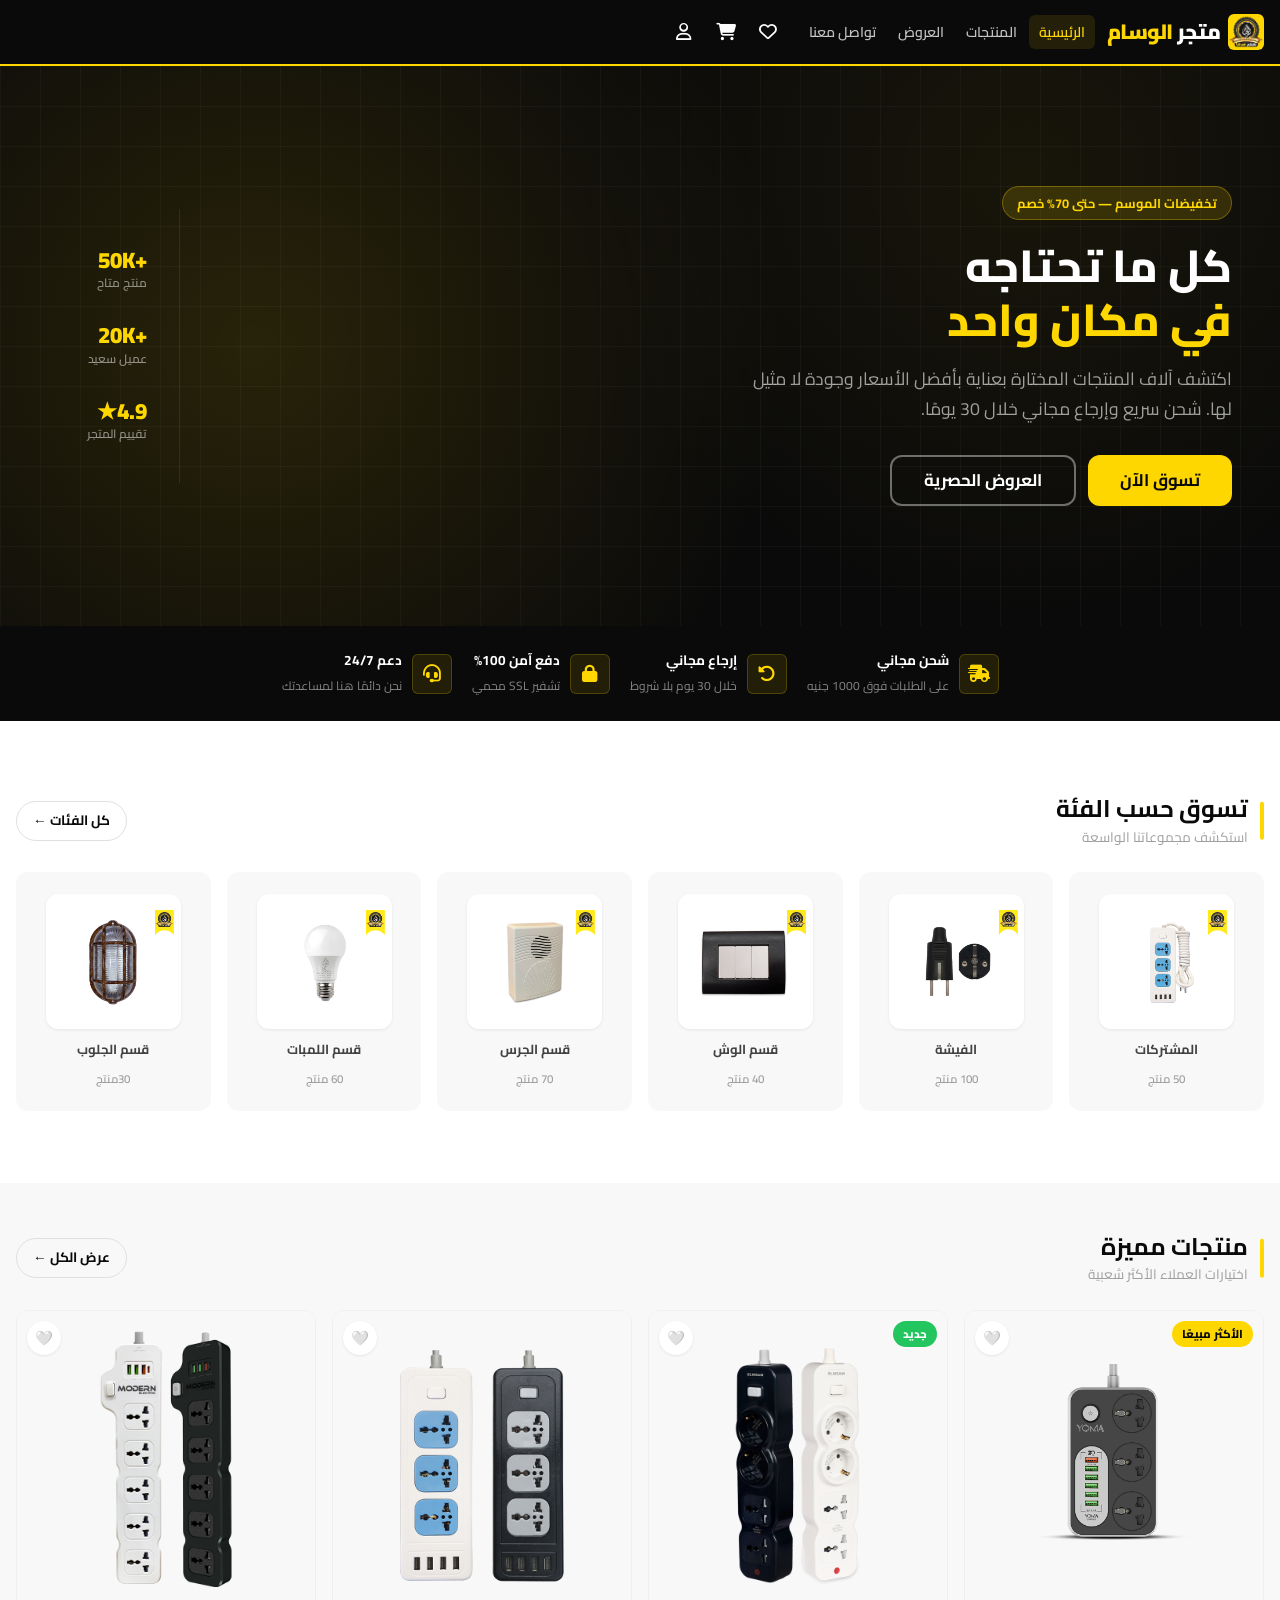
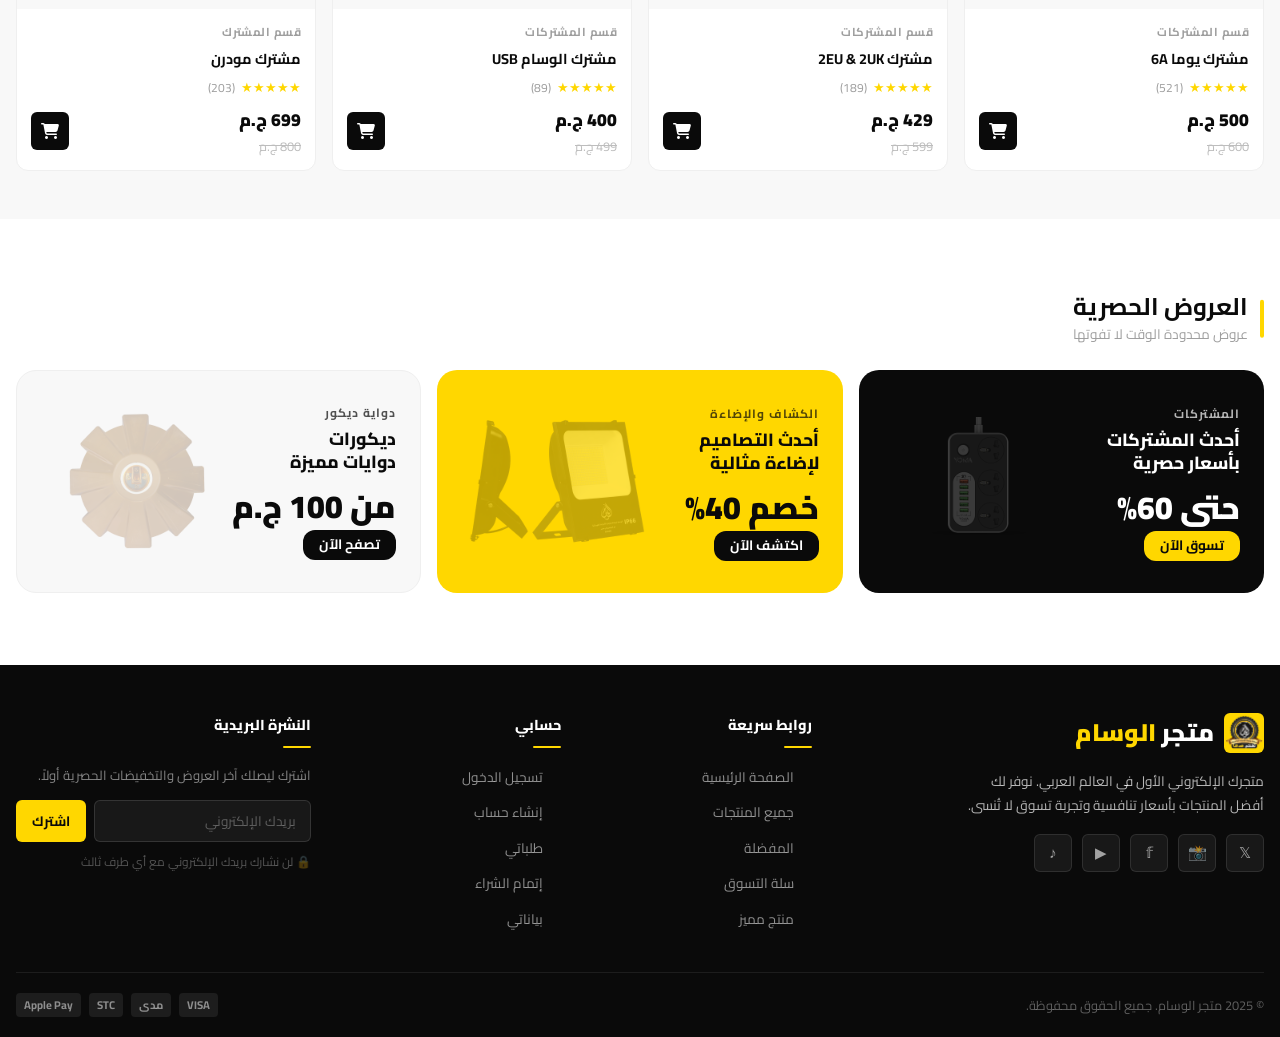
<file: index.html>
<!DOCTYPE html>
<html lang="ar" dir="rtl">
<head>
  <meta charset="UTF-8" />
  <meta name="viewport" content="width=device-width, initial-scale=1.0" />
  <meta name="description" content="متجر الوسام - أفضل تجربة تسوق إلكتروني في العالم العربي" />
  <title>متجر الوسام | الصفحة الرئيسية</title>

  <!-- Fonts -->
  <link rel="preconnect" href="https://fonts.googleapis.com" />
  <link rel="preconnect" href="https://fonts.gstatic.com" crossorigin />
  <link href="https://fonts.googleapis.com/css2?family=Cairo:wght@400;600;700;800;900&family=Tajawal:wght@400;500;700;800&display=swap" rel="stylesheet" />

  <!-- icons -->
  <link rel="stylesheet" href="https://cdnjs.cloudflare.com/ajax/libs/font-awesome/6.7.2/css/all.min.css">

  <!-- Styles -->
  <link rel="stylesheet" href="css/style.css" />
</head>
<body>


  <!-- NAVBAR -->
  <nav class="navbar" role="navigation" aria-label="التنقل الرئيسي">
    <div class="navbar-inner">
      <div class="navbar-row1">
        <button class="hamburger-btn" aria-label="فتح القائمة" aria-expanded="false"><span></span><span></span><span></span></button>
        <a href="index.html" class="navbar-logo"><div class="logo-icon">
          <img src="./image/ELWSAM-LOGO2020.png" alt="">
        </div><span class="logo-text">متجر <span>الوسام</span></span></a>
        <div class="navbar-links">
          <a href="index.html">الرئيسية</a>
          <a href="products.html">المنتجات</a>
          <a href="#">العروض</a>
          <a href="#">تواصل معنا</a>
        </div>
        <div class="navbar-actions">
          <a href="wishlist.html" class="nav-icon-btn" aria-label="المفضلة"><i class="far fa-heart"></i><span class="nav-badge wishlist-count" style="display:none">0</span></a>
          <a href="cart.html" class="nav-icon-btn" aria-label="السلة">	<i class="fas fa-shopping-cart"></i><span class="nav-badge cart-count" style="display:none">0</span></a>
          <a href="login.html" class="nav-icon-btn" aria-label="حسابي"><i class="far fa-user"></i></a>
        </div>
      </div>
      
    </div>
  </nav>

  <!-- Mobile Overlay & Menu -->
  <div class="mobile-menu-overlay" aria-hidden="true"></div>
  <aside class="mobile-menu" role="dialog" aria-label="القائمة الجانبية">
    <button class="mobile-menu-close" aria-label="إغلاق القائمة">✕</button>
    <nav class="mobile-menu-links">
      <a href="index.html" class="active"><span class="link-icon">🏠</span>الرئيسية</a>
      <a href="products.html"><span class="link-icon">🛍️</span>جميع المنتجات</a>
      <a href="#"><span class="link-icon">🏷️</span>العروض والخصومات</a>
      <a href="#"><span class="link-icon">📦</span>طلباتي</a>
      <div class="mobile-menu-divider"></div>
      <a href="#"><span class="link-icon">❤️</span>المفضلة</a>
      <a href="cart.html"><span class="link-icon">🛒</span>سلة التسوق</a>
      <div class="mobile-menu-divider"></div>
      <a href="#"><span class="link-icon">👤</span>حسابي</a>
      <a href="#"><span class="link-icon">📞</span>تواصل معنا</a>
    </nav>
  </aside>

  <!-- ============================
       MAIN CONTENT
       ============================ -->
  <main>

    <!-- ============================
         HERO SECTION
         ============================ -->
    <section class="hero" aria-label="العرض الرئيسي">
      <div class="hero-bg-pattern" aria-hidden="true"></div>
      <div class="hero-grid-overlay" aria-hidden="true"></div>
      <div class="hero-inner">
        <div class="hero-content container">
          <div class="hero-badge">
            <span>تخفيضات الموسم — حتى 70% خصم</span>
          </div>
          <h1 class="hero-title">
            كل ما تحتاجه<br />
            <span class="highlight">في مكان واحد</span>
          </h1>
          <p class="hero-subtitle">
            اكتشف آلاف المنتجات المختارة بعناية بأفضل الأسعار وجودة لا مثيل لها.
            شحن سريع وإرجاع مجاني خلال 30 يومًا.
          </p>
          <div class="hero-actions">
            <a href="products.html" class="btn btn-primary btn-lg">
               تسوق الآن
            </a>
            <a href="#" class="btn btn-outline-white btn-lg">
              العروض الحصرية
            </a>
          </div>
        </div>

        <div class="hero-image-side" style="display:none;">
          <!-- يظهر على ديسكتوب -->
        </div>

        <div class="hero-stats">
          <div class="hero-stat">
            <span class="stat-num">+50K</span>
            <span class="stat-label">منتج متاح</span>
          </div>
          <div class="hero-stat">
            <span class="stat-num">+20K</span>
            <span class="stat-label">عميل سعيد</span>
          </div>
          <div class="hero-stat">
            <span class="stat-num">4.9★</span>
            <span class="stat-label">تقييم المتجر</span>
          </div>
        </div>
      </div>
    </section>

    <!-- ============================
         BANNER STRIP
         ============================ -->
    <div class="banner-strip">
      <div class="banner-strip-inner">
        <div class="strip-item">
          <div class="strip-icon"><i class="fas fa-truck-fast"></i></div>
          <div class="strip-text">
            <strong>شحن مجاني</strong>
            <span>على الطلبات فوق 1000 جنيه</span>
          </div>
        </div>
        <div class="strip-item">
          <div class="strip-icon"><i class="fas fa-rotate-left"></i></div>
          <div class="strip-text">
            <strong>إرجاع مجاني</strong>
            <span>خلال 30 يوم بلا شروط</span>
          </div>
        </div>
        <div class="strip-item">
          <div class="strip-icon">	<i class="fas fa-lock"></i></div>
          <div class="strip-text">
            <strong>دفع آمن 100%</strong>
            <span>تشفير SSL محمي</span>
          </div>
        </div>
        <div class="strip-item">
          <div class="strip-icon">	<i class="fas fa-headset"></i></div>
          <div class="strip-text">
            <strong>دعم 24/7</strong>
            <span>نحن دائمًا هنا لمساعدتك</span>
          </div>
        </div>
      </div>
    </div>

    <!-- ============================
         CATEGORIES SECTION
         ============================ -->
    <section class="categories-section page-section" aria-labelledby="categories-heading">
      <div class="container">
        <div class="section-header">
          <div class="section-title">
            <h2 id="categories-heading">تسوق حسب الفئة</h2>
            <p>استكشف مجموعاتنا الواسعة</p>
          </div>
          <a href="products.html" class="view-all-btn">كل الفئات ←</a>
        </div>

        <div class="categories-grid">
          <a href="products.html?cat=electronics" class="category-card" aria-label="المشتركات">
            <div class="cat-icon"><img src="./image/مشترك-usb-بالسلك-ws-310.jpg" alt=""></div>
            <span class="cat-name">المشتركات</span>
            <span class="cat-count">50 منتج</span>
          </a>
          <a href="products.html?cat=fashion" class="category-card" aria-label="الفيشة">
            <div class="cat-icon"><img src="./image/فيشة-دكر-صاروخ-16-امبير-اسود-ws128.jpg" alt=""></div>
            <span class="cat-name">الفيشة</span>
            <span class="cat-count">100 منتج</span>
          </a>
          <a href="products.html?cat=home" class="category-card" aria-label="الوش">
            <div class="cat-icon"><img src="./image/وش-كلاسيك-اسودws164.jpg" alt=""></div>
            <span class="cat-name">قسم الوش</span>
            <span class="cat-count">40 منتج</span>
          </a>
          <a href="products.html?cat=beauty" class="category-card" aria-label="الجرس">
            <div class="cat-icon"><img src="./image/جري-عصفور-سيفا-137.jpg" alt=""></div>
            <span class="cat-name">قسم الجرس</span>
            <span class="cat-count">70 منتج</span>
          </a>
          <a href="products.html?cat=sports" class="category-card" aria-label="اللمبات">
            <div class="cat-icon"><img src="./image/لمبة-ليد-15-وات-الوسام-ws-247.jpg" alt=""></div>
            <span class="cat-name">قسم اللمبات</span>
            <span class="cat-count">60 منتج</span>
          </a>
          <a href="products.html?cat=books" class="category-card" aria-label="الجلوب">
            <div class="cat-icon"><img src="./image/جلوب-عين-بقرة-شبكة-خشبي-314.jpg" alt=""></div>
            <span class="cat-name">قسم الجلوب</span>
            <span class="cat-count">30منتج</span>
          </a>
        </div>
      </div>
    </section>

    <!-- ============================
         FEATURED PRODUCTS
         ============================ -->
    <section class="featured-section" aria-labelledby="featured-heading">
      <div class="container">
        <div class="section-header">
          <div class="section-title">
            <h2 id="featured-heading">منتجات مميزة</h2>
            <p>اختيارات العملاء الأكثر شعبية</p>
          </div>
          <a href="products.html" class="view-all-btn">عرض الكل ←</a>
        </div>

        <div class="products-grid">
          <!-- Product 1 -->
          <article class="product-card"
            data-product="p1"
            data-product-id="p1"
            data-product-name="آيفون 15 Pro Max"
            data-product-price="5,899">
            <div class="product-image-wrap">
              <div class="product-img-placeholder">
                <a href="./product.html">
                  <img src="./image/3.png" alt="">
                </a>
              </div>
              <span class="product-badge badge-hot">الأكثر مبيعًا</span>
              <button class="product-wishlist" data-action="wishlist" data-product-id="p1" aria-label="إضافة للمفضلة">🤍</button>
            </div>
            <div class="product-info">
              <span class="product-category-tag" >قسم المشتركات</span>
              <h3 class="product-name">مشترك يوما 6A</h3>
              <div class="product-rating">
                <div class="stars" aria-label="تقييم 4.9 من 5">★★★★★</div>
                <span class="rating-count">(521)</span>
              </div>
              <div class="product-price-row">
                <div class="price-group">
                  <span class="price-current">500 ج.م</span>
                  <span class="price-original">600 ج.م</span>
                </div>
                <button class="add-to-cart-btn" data-action="add-to-cart" aria-label="أضف للسلة"><i class="fas fa-shopping-cart"></i></button>
              </div>
            </div>
          </article>

          <!-- Product 2 -->
          <article class="product-card"
            data-product="p2"
            data-product-id="p2"
            data-product-name="مشترك 2EU & 2UK"
            data-product-price="429">
            <div class="product-image-wrap">
              <div class="product-img-placeholder"><img src="./image/5-1.png" alt=""></div>
              <span class="product-badge badge-new">جديد</span>
              <button class="product-wishlist" data-action="wishlist" data-product-id="p2" aria-label="إضافة للمفضلة">🤍</button>
            </div>
            <div class="product-info">
              <span class="product-category-tag">قسم المشتركات</span>
              <h3 class="product-name">مشترك 2EU & 2UK</h3>
              <div class="product-rating">
                <div class="stars" aria-label="تقييم 4.7 من 5">★★★★★</div>
                <span class="rating-count">(189)</span>
              </div>
              <div class="product-price-row">
                <div class="price-group">
                  <span class="price-current">429 ج.م</span>
                  <span class="price-original">599 ج.م</span>
                </div>
                <button class="add-to-cart-btn" data-action="add-to-cart" aria-label="أضف للسلة"><i class="fas fa-shopping-cart"></i></button>
              </div>
            </div>
          </article>

          <!-- Product 3 -->
          <article class="product-card"
            data-product="p3"
            data-product-id="p3"
            data-product-name=""
            data-product-price="4,599"
            data-product-category="قسم المشتركات"
            data-product-old-price="5,999"
            data-product-rating="4.9"
            data-product-reviews="89">
            <div class="product-image-wrap">
              <div class="product-img-placeholder"><img src="./image/6.png" alt=""></div>
              <button class="product-wishlist" data-action="wishlist" data-product-id="p3" aria-label="إضافة للمفضلة">🤍</button>
            </div>
            <div class="product-info">
              <span class="product-category-tag">قسم المشتركات</span>
              <h3 class="product-name">مشترك الوسام USB</h3>
              <div class="product-rating">
                <div class="stars" aria-label="تقييم 4.9 من 5">★★★★★</div>
                <span class="rating-count">(89)</span>
              </div>
              <div class="product-price-row">
                <div class="price-group">
                  <span class="price-current">400 ج.م</span>
                  <span class="price-original">499 ج.م</span>
                </div>
                <button class="add-to-cart-btn" data-action="add-to-cart" aria-label="أضف للسلة"><i class="fas fa-shopping-cart"></i></button>
              </div>
            </div>
          </article>

          <!-- Product 4 -->
          <article class="product-card"
            data-product="p4"
            data-product-id="p4"
            data-product-name="مجموعة كريمات العناية"
            data-product-price="375"
            data-product-emoji="💄"
            data-product-category="جمال وعناية"
            data-product-old-price="550"
            data-product-rating="4.8"
            data-product-reviews="203">
            <div class="product-image-wrap">
              <div class="product-img-placeholder"><img src="./image/1.png" alt=""></div>
              <button class="product-wishlist" data-action="wishlist" data-product-id="p4" aria-label="إضافة للمفضلة">🤍</button>
            </div>
            <div class="product-info">
              <span class="product-category-tag">قسم المشترك</span>
              <h3 class="product-name">مشترك مودرن</h3>
              <div class="product-rating">
                <div class="stars" aria-label="تقييم 4.8 من 5">★★★★★</div>
                <span class="rating-count">(203)</span>
              </div>
              <div class="product-price-row">
                <div class="price-group">
                  <span class="price-current">699 ج.م</span>
                  <span class="price-original">800 ج.م</span>
                </div>
                <button class="add-to-cart-btn" data-action="add-to-cart" aria-label="أضف للسلة"><i class="fas fa-shopping-cart"></i></button>
              </div>
            </div>
          </article>
        </div>
      </div>
    </section>

    <!-- ============================
         OFFERS SECTION
         ============================ -->
    <section class="offers-section page-section" aria-labelledby="offers-heading">
      <div class="container">
        <div class="section-header">
          <div class="section-title">
            <h2 id="offers-heading">العروض الحصرية</h2>
            <p>عروض محدودة الوقت لا تفوتها</p>
          </div>
        </div>

        <div class="offers-grid">
          <div class="offer-card offer-dark">
            <span class="offer-emoji" aria-hidden="true"><img src="./image/3.png" style="width:200px; height:200px; object-fit:contain;" alt=""></span>
            <div class="offer-tag">المشتركات</div>
            <div class="offer-title">أحدث المشتركات<br />بأسعار حصرية</div>
            <div class="offer-discount">حتى 60%</div>
            <a href="products.html" class="btn btn-primary btn-sm" style="width:fit-content">تسوق الآن</a>
          </div>

          <div class="offer-card offer-yellow">
            <span class="offer-emoji" aria-hidden="true"><img src="./image/21-2.png" style="width:200px; height:200px; object-fit:contain;" alt=""></span>
            <div class="offer-tag">الكشاف والإضاءة</div>
            <div class="offer-title">أحدث التصاميم<br />لإضاءة مثالية</div>
            <div class="offer-discount">خصم 40%</div>
            <a href="products.html" class="btn btn-black btn-sm" style="width:fit-content">اكتشف الآن</a>
          </div>

          <div class="offer-card offer-light">
            <span class="offer-emoji" aria-hidden="true"><img src="./image/15.png" style="width:200px; height:200px; object-fit:contain;" alt=""></span>
            <div class="offer-tag">دواية ديكور</div>
            <div class="offer-title"> ديكورات<br />دوايات مميزة</div>
            <div class="offer-discount">من 100 ج.م</div>
            <a href="products.html" class="btn btn-black btn-sm" style="width:fit-content">تصفح الآن</a>
          </div>
        </div>
      </div>
    </section>



  </main>

  <!-- ============================
       FOOTER
       ============================ -->
  <footer class="footer" role="contentinfo">
    <div class="container">
      <div class="footer-grid">
        <!-- Brand -->
        <div class="footer-brand">
          <div class="footer-logo">
            <div class="logo-icon"><img src="./image/ELWSAM-LOGO2020.png" alt=""></div>
            <span class="logo-text">متجر <span>الوسام</span></span>
          </div>
          <p class="footer-desc">
            متجرك الإلكتروني الأول في العالم العربي. نوفر لك أفضل المنتجات بأسعار تنافسية وتجربة تسوق لا تُنسى.
          </p>
          <div class="footer-socials">
            <a href="#" class="social-btn" aria-label="تويتر">𝕏</a>
            <a href="#" class="social-btn" aria-label="انستغرام">📸</a>
            <a href="#" class="social-btn" aria-label="فيسبوك">𝕗</a>
            <a href="#" class="social-btn" aria-label="يوتيوب">▶</a>
            <a href="#" class="social-btn" aria-label="تيك توك">♪</a>
          </div>
        </div>

        <!-- Links 1 -->
        <div>
          <h3 class="footer-col-title">روابط سريعة</h3>
          <ul class="footer-links">
            <li><a href="index.html">الصفحة الرئيسية</a></li>
            <li><a href="products.html">جميع المنتجات</a></li>
            <li><a href="wishlist.html">المفضلة</a></li>
            <li><a href="cart.html">سلة التسوق</a></li>
            <li><a href="product.html">منتج مميز</a></li>
          </ul>
        </div>

        <!-- Links 2 -->
        <div>
          <h3 class="footer-col-title">حسابي</h3>
          <ul class="footer-links">
            <li><a href="login.html">تسجيل الدخول</a></li>
            <li><a href="register.html">إنشاء حساب</a></li>
            <li><a href="profile.html">طلباتي</a></li>
            <li><a href="checkout.html">إتمام الشراء</a></li>
            <li><a href="profile.html">بياناتي</a></li>
          </ul>
        </div>

        <!-- Newsletter -->
        <div>
          <h3 class="footer-col-title">النشرة البريدية</h3>
          <p style="font-size:0.82rem;color:rgba(255,255,255,0.5);margin-bottom:14px;line-height:1.7;">
            اشترك ليصلك آخر العروض والتخفيضات الحصرية أولاً.
          </p>
          <div class="footer-newsletter">
            <input type="email" placeholder="بريدك الإلكتروني" aria-label="البريد الإلكتروني" />
            <button type="button" aria-label="اشتراك">اشترك</button>
          </div>
          <p style="font-size:0.75rem;color:rgba(255,255,255,0.3);margin-top:10px;">
            🔒 لن نشارك بريدك الإلكتروني مع أي طرف ثالث
          </p>
        </div>
      </div>
    </div>

    <div class="footer-bottom">
      <p>© 2025 متجر الوسام. جميع الحقوق محفوظة.</p>
      <div class="footer-payments">
        <span class="payment-icon">VISA</span>
        <span class="payment-icon">مدى</span>
        <span class="payment-icon">STC</span>
        <span class="payment-icon">Apple Pay</span>
      </div>
    </div>
  </footer>

  <!-- Bottom Nav -->
  <nav class="bottom-nav" aria-label="التنقل السفلي">
    <a href="index.html" aria-label="الرئيسية"><span class="icon">🏠</span>الرئيسية</a>
    <a href="products.html" aria-label="المنتجات"><span class="icon">🛍️</span>المنتجات</a>
    <a href="#" aria-label="بحث" onclick="openSearch();return false"><span class="icon"><i class="fas fa-search"></i></span>بحث</a>
    <a href="wishlist.html" aria-label="المفضلة"><span class="icon">❤️</span>المفضلة</a>
    <a href="cart.html" aria-label="السلة">
      <span class="icon">🛒</span>السلة
      <span class="bnav-badge cart-count" style="display:none">0</span>
    </a>
  </nav>

  <!-- Scripts -->
  <script src="js/main.js"></script>
</body>
</html>
</file>
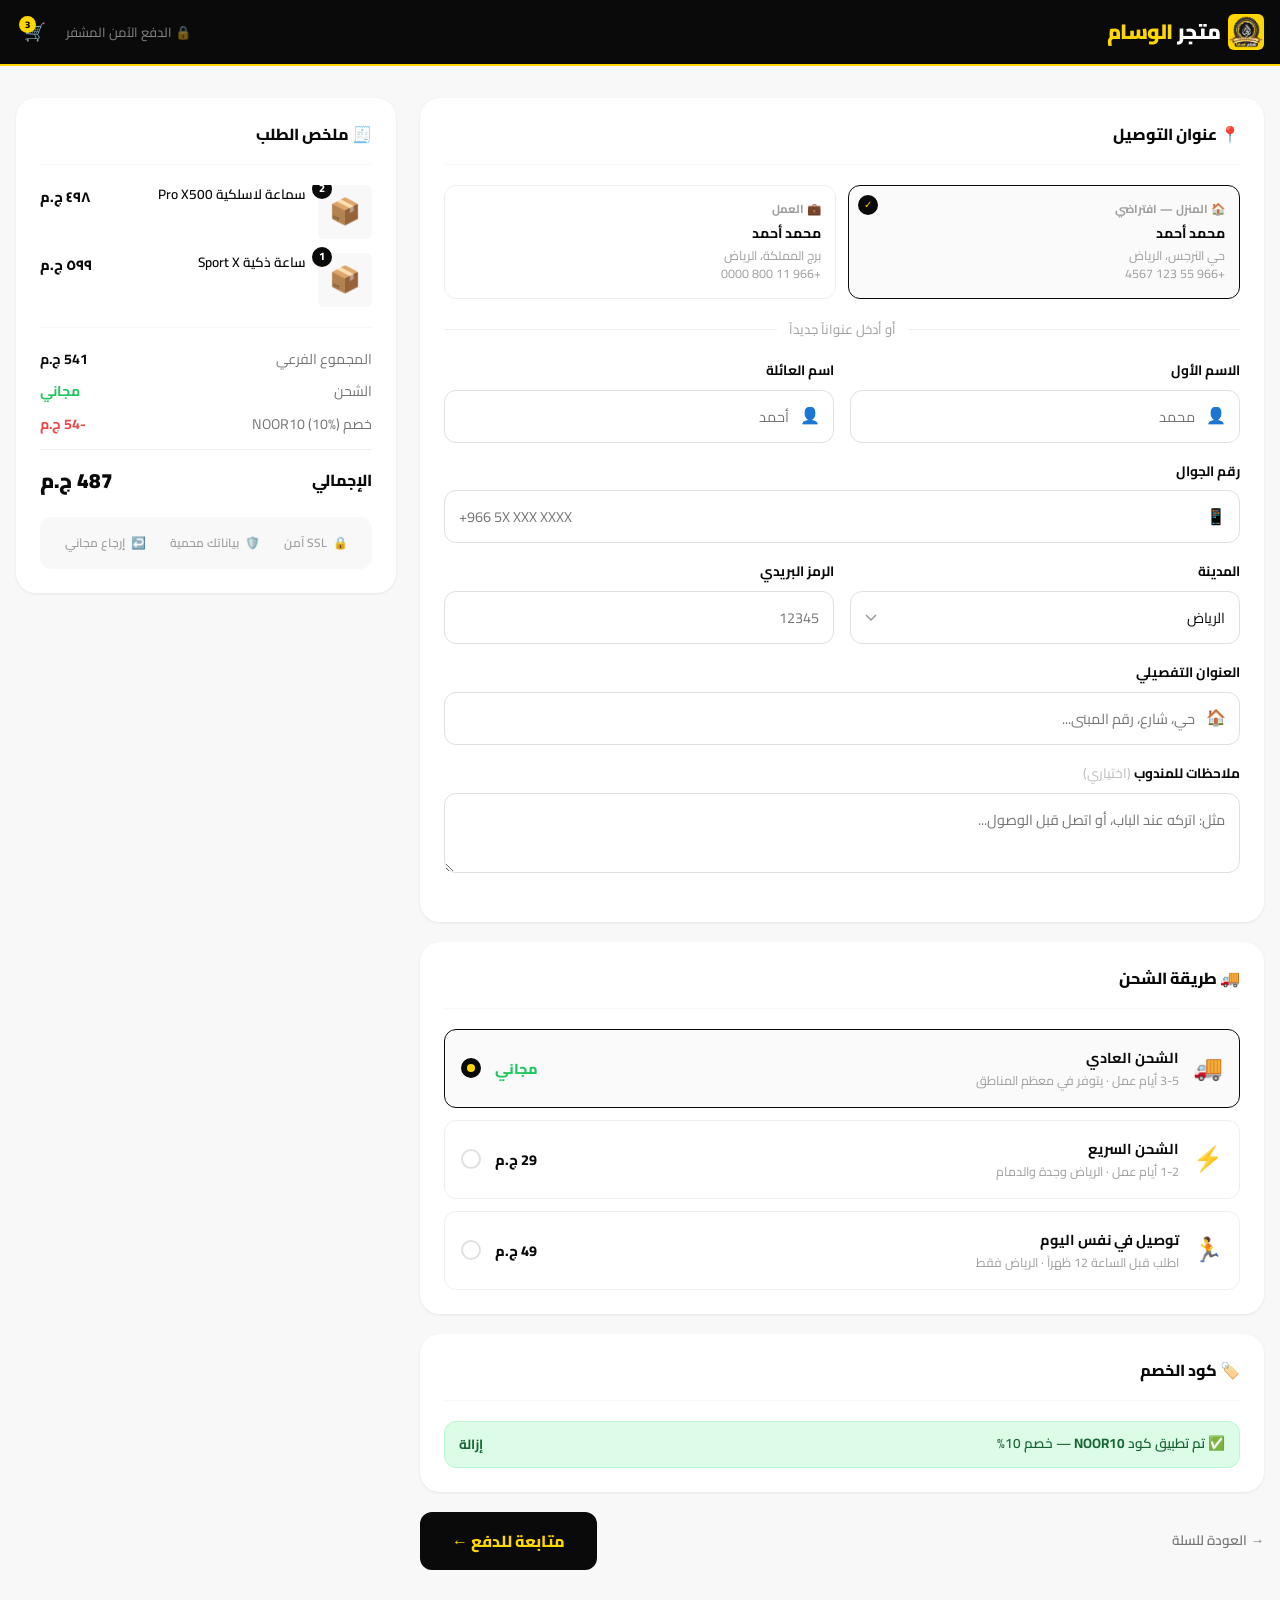
<file: checkout.html>
<!DOCTYPE html>
<html lang="ar" dir="rtl">
<head>
  <meta charset="UTF-8" />
  <meta name="viewport" content="width=device-width, initial-scale=1.0" />
  <title>متجر الوسام | إتمام الشراء</title>
  <link rel="preconnect" href="https://fonts.googleapis.com" />
  <link rel="preconnect" href="https://fonts.gstatic.com" crossorigin />
  <link href="https://fonts.googleapis.com/css2?family=Cairo:wght@400;600;700;800;900&family=Tajawal:wght@400;500;700;800&display=swap" rel="stylesheet" />
  
    <!-- icons -->
  <link rel="stylesheet" href="https://cdnjs.cloudflare.com/ajax/libs/font-awesome/6.7.2/css/all.min.css">

  <link rel="stylesheet" href="css/style.css" />
  <style>
    /* ===== CHECKOUT ===== */
    body { background: var(--color-gray-100); }

    /* Steps Bar */
    .checkout-steps-bar {
      background: white;
      border-bottom: 1px solid var(--color-gray-200);
      padding: 0;
      position: sticky;
      top: var(--navbar-height);
      z-index: 50;
    }

    .checkout-steps-inner {
      display: flex;
      align-items: stretch;
      max-width: var(--container-max);
      margin: 0 auto;
      padding: 0 var(--container-padding);
    }

    .checkout-step {
      display: flex;
      align-items: center;
      gap: 10px;
      padding: 16px 24px 16px 0;
      flex: 1;
      position: relative;
      cursor: pointer;
    }

    .checkout-step::after {
      content: '←';
      position: absolute;
      left: 0;
      color: var(--color-gray-300);
      font-size: 0.9rem;
    }

    .checkout-step:last-child::after { display: none; }

    .step-num {
      width: 32px;
      height: 32px;
      border-radius: 50%;
      background: var(--color-gray-200);
      color: var(--color-gray-500);
      font-size: 0.82rem;
      font-weight: 800;
      display: flex;
      align-items: center;
      justify-content: center;
      flex-shrink: 0;
      transition: all var(--transition-fast);
    }

    .checkout-step.active .step-num {
      background: var(--color-black);
      color: var(--color-primary);
    }

    .checkout-step.done .step-num {
      background: var(--color-success);
      color: white;
    }

    .step-info {}

    .step-title {
      font-size: 0.75rem;
      color: var(--color-gray-500);
      font-weight: 600;
      line-height: 1;
      margin-bottom: 2px;
    }

    .checkout-step.active .step-title { color: var(--color-black); }
    .checkout-step.done .step-title { color: var(--color-success); }

    .step-subtitle {
      font-size: 0.68rem;
      color: var(--color-gray-400);
    }

    @media (max-width: 600px) {
      .checkout-step { padding: 12px 16px 12px 0; }
      .step-info { display: none; }
    }

    /* Main Layout */
    .checkout-layout {
      display: grid;
      grid-template-columns: 1fr;
      gap: 24px;
      padding: 32px 0 60px;
    }

    @media (min-width: 1024px) {
      .checkout-layout {
        grid-template-columns: 1fr 380px;
        align-items: start;
      }
    }

    /* Panel */
    .checkout-panel-wrap {
      display: flex;
      flex-direction: column;
      gap: 0;
    }

    /* Step Panels */
    .checkout-step-panel {
      display: none;
    }

    .checkout-step-panel.active {
      display: block;
    }

    /* Card */
    .checkout-card {
      background: white;
      border-radius: var(--radius-lg);
      padding: 24px;
      box-shadow: var(--shadow-sm);
      margin-bottom: 20px;
    }

    .checkout-card:last-child { margin-bottom: 0; }

    .checkout-card-title {
      font-size: 1rem;
      font-weight: 800;
      color: var(--color-black);
      margin-bottom: 20px;
      display: flex;
      align-items: center;
      gap: 8px;
      padding-bottom: 16px;
      border-bottom: 1px solid var(--color-gray-100);
    }

    /* Form */
    .form-group { margin-bottom: 18px; }

    .form-label {
      display: block;
      font-size: 0.85rem;
      font-weight: 700;
      color: var(--color-black);
      margin-bottom: 8px;
    }

    .form-input-wrap { position: relative; }

    .form-input-icon {
      position: absolute;
      right: 14px;
      top: 50%;
      transform: translateY(-50%);
      font-size: 1rem;
      color: var(--color-gray-400);
      pointer-events: none;
    }

    .form-input {
      width: 100%;
      padding: 12px 44px 12px 14px;
      border: 1.5px solid var(--color-gray-300);
      border-radius: var(--radius-md);
      font-size: 0.9rem;
      font-family: var(--font-main);
      color: var(--color-black);
      background: white;
      transition: border-color var(--transition-fast), box-shadow var(--transition-fast);
    }

    .form-input:focus {
      border-color: var(--color-black);
      box-shadow: 0 0 0 3px rgba(0,0,0,0.08);
      outline: none;
    }

    .form-input.no-icon {
      padding-right: 14px;
    }

    .form-row-2col {
      display: grid;
      grid-template-columns: 1fr 1fr;
      gap: 16px;
    }

    @media (max-width: 500px) {
      .form-row-2col { grid-template-columns: 1fr; }
    }

    .form-select {
      width: 100%;
      padding: 12px 14px;
      border: 1.5px solid var(--color-gray-300);
      border-radius: var(--radius-md);
      font-size: 0.9rem;
      font-family: var(--font-main);
      color: var(--color-black);
      background: white;
      cursor: pointer;
      appearance: none;
      background-image: url("data:image/svg+xml,%3Csvg xmlns='http://www.w3.org/2000/svg' width='12' height='8' viewBox='0 0 12 8'%3E%3Cpath d='M1 1l5 5 5-5' stroke='%23999' stroke-width='1.5' fill='none'/%3E%3C/svg%3E");
      background-repeat: no-repeat;
      background-position: left 14px center;
    }

    .form-select:focus {
      border-color: var(--color-black);
      box-shadow: 0 0 0 3px rgba(0,0,0,0.08);
      outline: none;
    }

    /* Saved Addresses */
    .saved-addresses {
      display: grid;
      grid-template-columns: 1fr 1fr;
      gap: 12px;
      margin-bottom: 20px;
    }

    @media (max-width: 500px) {
      .saved-addresses { grid-template-columns: 1fr; }
    }

    .saved-addr-option {
      position: relative;
    }

    .saved-addr-option input {
      position: absolute;
      opacity: 0;
      width: 0;
      height: 0;
    }

    .saved-addr-label {
      display: block;
      padding: 14px;
      border: 1.5px solid var(--color-gray-200);
      border-radius: var(--radius-md);
      cursor: pointer;
      transition: all var(--transition-fast);
    }

    .saved-addr-option input:checked + .saved-addr-label {
      border-color: var(--color-black);
      background: rgba(0,0,0,0.02);
    }

    .saved-addr-type {
      font-size: 0.72rem;
      font-weight: 700;
      color: var(--color-gray-500);
      margin-bottom: 4px;
    }

    .saved-addr-name {
      font-size: 0.88rem;
      font-weight: 700;
      color: var(--color-black);
      margin-bottom: 2px;
    }

    .saved-addr-detail {
      font-size: 0.78rem;
      color: var(--color-gray-500);
      line-height: 1.5;
    }

    .addr-check {
      position: absolute;
      top: 10px;
      left: 10px;
      width: 20px;
      height: 20px;
      border-radius: 50%;
      background: var(--color-black);
      display: flex;
      align-items: center;
      justify-content: center;
      font-size: 0.65rem;
      color: var(--color-primary);
      opacity: 0;
      transition: opacity var(--transition-fast);
    }

    .saved-addr-option input:checked ~ .addr-check { opacity: 1; }

    .addr-divider {
      display: flex;
      align-items: center;
      gap: 12px;
      margin: 20px 0;
      color: var(--color-gray-500);
      font-size: 0.82rem;
    }

    .addr-divider::before, .addr-divider::after {
      content: '';
      flex: 1;
      height: 1px;
      background: var(--color-gray-200);
    }

    /* Shipping Options */
    .shipping-options {
      display: flex;
      flex-direction: column;
      gap: 12px;
    }

    .shipping-option {
      position: relative;
    }

    .shipping-option input {
      position: absolute;
      opacity: 0;
      width: 0;
      height: 0;
    }

    .shipping-label {
      display: flex;
      align-items: center;
      gap: 14px;
      padding: 16px;
      border: 1.5px solid var(--color-gray-200);
      border-radius: var(--radius-md);
      cursor: pointer;
      transition: all var(--transition-fast);
    }

    .shipping-option input:checked + .shipping-label {
      border-color: var(--color-black);
      background: rgba(0,0,0,0.02);
    }

    .shipping-icon {
      font-size: 1.5rem;
      flex-shrink: 0;
    }

    .shipping-info { flex: 1; }

    .shipping-title {
      font-size: 0.9rem;
      font-weight: 700;
      color: var(--color-black);
      margin-bottom: 2px;
    }

    .shipping-desc {
      font-size: 0.78rem;
      color: var(--color-gray-500);
    }

    .shipping-price {
      font-size: 0.9rem;
      font-weight: 800;
      color: var(--color-black);
      white-space: nowrap;
    }

    .shipping-price.free { color: var(--color-success); }

    .shipping-radio {
      width: 20px;
      height: 20px;
      border-radius: 50%;
      border: 2px solid var(--color-gray-300);
      display: flex;
      align-items: center;
      justify-content: center;
      flex-shrink: 0;
      transition: all var(--transition-fast);
    }

    .shipping-option input:checked + .shipping-label .shipping-radio {
      border-color: var(--color-black);
      background: var(--color-black);
    }

    .shipping-radio-dot {
      width: 8px;
      height: 8px;
      border-radius: 50%;
      background: var(--color-primary);
      opacity: 0;
      transition: opacity var(--transition-fast);
    }

    .shipping-option input:checked + .shipping-label .shipping-radio-dot { opacity: 1; }

    /* Payment Methods */
    .payment-tabs {
      display: flex;
      gap: 8px;
      margin-bottom: 20px;
      flex-wrap: wrap;
    }

    .payment-tab {
      display: flex;
      align-items: center;
      gap: 8px;
      padding: 10px 18px;
      border: 1.5px solid var(--color-gray-200);
      border-radius: var(--radius-md);
      cursor: pointer;
      transition: all var(--transition-fast);
      font-size: 0.85rem;
      font-weight: 700;
      font-family: var(--font-main);
      background: white;
      color: var(--color-gray-700);
    }

    .payment-tab.active {
      border-color: var(--color-black);
      background: var(--color-black);
      color: var(--color-primary);
    }

    /* Card Form */
    .card-form { display: block; }
    .card-form.hidden { display: none; }

    .card-number-wrap {
      position: relative;
    }

    .card-icons {
      position: absolute;
      left: 14px;
      top: 50%;
      transform: translateY(-50%);
      display: flex;
      gap: 4px;
    }

    .card-icon-badge {
      background: var(--color-gray-100);
      border-radius: 3px;
      padding: 2px 6px;
      font-size: 0.68rem;
      font-weight: 800;
      color: var(--color-gray-600);
    }

    /* Wallet Methods */
    .wallet-methods {
      display: grid;
      grid-template-columns: repeat(auto-fill, minmax(120px, 1fr));
      gap: 12px;
    }

    .wallet-method {
      position: relative;
    }

    .wallet-method input {
      position: absolute;
      opacity: 0;
      width: 0;
      height: 0;
    }

    .wallet-label {
      display: flex;
      flex-direction: column;
      align-items: center;
      justify-content: center;
      gap: 8px;
      padding: 18px 12px;
      border: 1.5px solid var(--color-gray-200);
      border-radius: var(--radius-md);
      cursor: pointer;
      transition: all var(--transition-fast);
      font-size: 0.82rem;
      font-weight: 700;
      color: var(--color-gray-700);
      text-align: center;
    }

    .wallet-method input:checked + .wallet-label {
      border-color: var(--color-black);
      background: rgba(0,0,0,0.02);
      color: var(--color-black);
    }

    .wallet-icon { font-size: 1.8rem; }

    /* BNPL */
    .bnpl-options {
      display: grid;
      grid-template-columns: 1fr 1fr;
      gap: 12px;
    }

    @media (max-width: 500px) {
      .bnpl-options { grid-template-columns: 1fr; }
    }

    .bnpl-card {
      border: 1.5px solid var(--color-gray-200);
      border-radius: var(--radius-md);
      padding: 16px;
      cursor: pointer;
      transition: all var(--transition-fast);
    }

    .bnpl-card:hover, .bnpl-card.selected {
      border-color: var(--color-black);
    }

    .bnpl-logo {
      font-size: 1.4rem;
      font-weight: 900;
      color: var(--color-black);
      margin-bottom: 6px;
    }

    .bnpl-desc {
      font-size: 0.78rem;
      color: var(--color-gray-600);
      margin-bottom: 10px;
    }

    .bnpl-installments {
      font-size: 1.1rem;
      font-weight: 900;
      color: var(--color-black);
    }

    .bnpl-installment-label {
      font-size: 0.72rem;
      color: var(--color-gray-500);
    }

    /* Promo Input */
    .promo-wrap {
      display: flex;
      gap: 10px;
    }

    .promo-input {
      flex: 1;
      padding: 12px 14px;
      border: 1.5px solid var(--color-gray-300);
      border-radius: var(--radius-md);
      font-size: 0.88rem;
      font-family: var(--font-main);
      color: var(--color-black);
    }

    .promo-input:focus {
      border-color: var(--color-black);
      outline: none;
    }

    .promo-btn {
      padding: 12px 20px;
      background: var(--color-black);
      color: var(--color-primary);
      border: none;
      border-radius: var(--radius-md);
      font-size: 0.88rem;
      font-weight: 700;
      font-family: var(--font-main);
      cursor: pointer;
      white-space: nowrap;
    }

    .promo-applied {
      display: flex;
      align-items: center;
      justify-content: space-between;
      padding: 10px 14px;
      background: #dcfce7;
      border: 1px solid #bbf7d0;
      border-radius: var(--radius-md);
      font-size: 0.85rem;
      color: #166534;
      font-weight: 600;
      display: none;
    }

    .promo-applied.show { display: flex; }

    /* Order Summary */
    .order-summary-card {
      background: white;
      border-radius: var(--radius-lg);
      padding: 24px;
      box-shadow: var(--shadow-sm);
      position: sticky;
      top: calc(var(--navbar-height) + 70px);
    }

    .summary-title {
      font-size: 1rem;
      font-weight: 800;
      color: var(--color-black);
      margin-bottom: 20px;
      padding-bottom: 16px;
      border-bottom: 1px solid var(--color-gray-100);
    }

    /* Order Items */
    .summary-items {
      display: flex;
      flex-direction: column;
      gap: 14px;
      margin-bottom: 20px;
      padding-bottom: 20px;
      border-bottom: 1px solid var(--color-gray-100);
      max-height: 260px;
      overflow-y: auto;
    }

    .summary-item {
      display: flex;
      gap: 12px;
      align-items: flex-start;
    }

    .summary-item-thumb {
      width: 54px;
      height: 54px;
      background: var(--color-gray-100);
      border-radius: var(--radius-sm);
      display: flex;
      align-items: center;
      justify-content: center;
      font-size: 1.6rem;
      flex-shrink: 0;
      position: relative;
    }

    .summary-item-qty {
      position: absolute;
      top: -6px;
      left: -6px;
      width: 20px;
      height: 20px;
      background: var(--color-black);
      color: white;
      font-size: 0.68rem;
      font-weight: 800;
      border-radius: 50%;
      display: flex;
      align-items: center;
      justify-content: center;
    }

    .summary-item-name {
      font-size: 0.85rem;
      font-weight: 600;
      color: var(--color-black);
      flex: 1;
      line-height: 1.4;
    }

    .summary-item-price {
      font-size: 0.9rem;
      font-weight: 800;
      color: var(--color-black);
      white-space: nowrap;
    }

    /* Summary Totals */
    .summary-row {
      display: flex;
      align-items: center;
      justify-content: space-between;
      margin-bottom: 10px;
      font-size: 0.88rem;
    }

    .summary-row-label { color: var(--color-gray-600); }
    .summary-row-value { font-weight: 700; color: var(--color-black); }
    .summary-row-value.free { color: var(--color-success); }
    .summary-row-value.discount { color: var(--color-danger); }

    .summary-divider {
      height: 1px;
      background: var(--color-gray-200);
      margin: 14px 0;
    }

    .summary-total-row {
      display: flex;
      align-items: center;
      justify-content: space-between;
      margin-bottom: 20px;
    }

    .summary-total-label {
      font-size: 1rem;
      font-weight: 800;
      color: var(--color-black);
    }

    .summary-total-price {
      font-size: 1.3rem;
      font-weight: 900;
      color: var(--color-black);
    }

    /* Place Order Button */
    .place-order-btn {
      width: 100%;
      padding: 16px;
      background: var(--color-primary);
      color: var(--color-black);
      border: none;
      border-radius: var(--radius-md);
      font-size: 1rem;
      font-weight: 900;
      font-family: var(--font-main);
      cursor: pointer;
      transition: all var(--transition);
      display: flex;
      align-items: center;
      justify-content: center;
      gap: 8px;
      margin-bottom: 12px;
    }

    .place-order-btn:hover {
      background: var(--color-primary-dark);
      transform: translateY(-1px);
      box-shadow: 0 6px 24px rgba(255,215,0,0.4);
    }

    .place-order-btn.loading {
      pointer-events: none;
      opacity: 0.85;
    }

    .place-order-btn .spinner {
      width: 20px;
      height: 20px;
      border: 2px solid rgba(0,0,0,0.2);
      border-top-color: var(--color-black);
      border-radius: 50%;
      animation: spin 0.7s linear infinite;
      display: none;
    }

    .place-order-btn.loading .spinner { display: block; }
    .place-order-btn.loading .btn-text { display: none; }

    @keyframes spin { to { transform: rotate(360deg); } }

    .applepay-btn {
      width: 100%;
      padding: 14px;
      background: var(--color-black);
      color: white;
      border: none;
      border-radius: var(--radius-md);
      font-size: 0.9rem;
      font-weight: 700;
      font-family: var(--font-main);
      cursor: pointer;
      display: flex;
      align-items: center;
      justify-content: center;
      gap: 8px;
      transition: opacity var(--transition-fast);
    }

    .applepay-btn:hover { opacity: 0.85; }

    .summary-security {
      text-align: center;
      font-size: 0.75rem;
      color: var(--color-gray-400);
      margin-top: 14px;
    }

    /* Continue Button */
    .continue-btn {
      width: 100%;
      padding: 15px;
      background: var(--color-black);
      color: var(--color-primary);
      border: none;
      border-radius: var(--radius-md);
      font-size: 1rem;
      font-weight: 800;
      font-family: var(--font-main);
      cursor: pointer;
      transition: all var(--transition);
      display: flex;
      align-items: center;
      justify-content: center;
      gap: 8px;
    }

    .continue-btn:hover {
      background: var(--color-gray-800);
      transform: translateY(-1px);
    }

    .back-link {
      display: inline-flex;
      align-items: center;
      gap: 6px;
      font-size: 0.85rem;
      color: var(--color-gray-600);
      font-weight: 600;
      cursor: pointer;
      padding: 10px 0;
      transition: color var(--transition-fast);
    }

    .back-link:hover { color: var(--color-black); }

    /* ===== CONFIRMATION STEP ===== */
    .confirmation-wrap {
      text-align: center;
      padding: 40px 20px;
    }

    .confirmation-icon {
      width: 100px;
      height: 100px;
      background: #dcfce7;
      border-radius: 50%;
      display: flex;
      align-items: center;
      justify-content: center;
      font-size: 3rem;
      margin: 0 auto 24px;
      animation: popIn 0.5s cubic-bezier(0.34, 1.56, 0.64, 1) both;
    }

    @keyframes popIn {
      from { transform: scale(0); opacity: 0; }
      to { transform: scale(1); opacity: 1; }
    }

    .confirmation-title {
      font-size: clamp(1.4rem, 4vw, 1.9rem);
      font-weight: 900;
      color: var(--color-black);
      margin-bottom: 12px;
    }

    .confirmation-subtitle {
      color: var(--color-gray-600);
      font-size: 0.9rem;
      line-height: 1.7;
      max-width: 400px;
      margin: 0 auto 32px;
    }

    .confirmation-order-num {
      display: inline-flex;
      align-items: center;
      gap: 10px;
      background: var(--color-black);
      color: var(--color-primary);
      padding: 12px 28px;
      border-radius: var(--radius-full);
      font-size: 1rem;
      font-weight: 900;
      margin-bottom: 40px;
    }

    .confirmation-steps {
      display: flex;
      justify-content: center;
      gap: 0;
      margin-bottom: 40px;
      flex-wrap: wrap;
    }

    .conf-step {
      display: flex;
      flex-direction: column;
      align-items: center;
      gap: 6px;
      flex: 1;
      min-width: 80px;
      position: relative;
    }

    .conf-step::after {
      content: '';
      position: absolute;
      top: 16px;
      left: 0;
      width: 50%;
      height: 2px;
      background: var(--color-gray-200);
    }

    .conf-step:first-child::after { display: none; }

    .conf-step-circle {
      width: 32px;
      height: 32px;
      border-radius: 50%;
      background: var(--color-success);
      display: flex;
      align-items: center;
      justify-content: center;
      font-size: 0.9rem;
      color: white;
      position: relative;
      z-index: 1;
    }

    .conf-step-circle.pending {
      background: var(--color-gray-200);
      color: var(--color-gray-500);
    }

    .conf-step-label {
      font-size: 0.72rem;
      color: var(--color-gray-500);
      font-weight: 600;
      text-align: center;
    }

    .confirmation-actions {
      display: flex;
      gap: 12px;
      justify-content: center;
      flex-wrap: wrap;
    }

    .conf-btn-primary {
      padding: 13px 32px;
      background: var(--color-black);
      color: var(--color-primary);
      border: none;
      border-radius: var(--radius-md);
      font-size: 0.9rem;
      font-weight: 800;
      font-family: var(--font-main);
      cursor: pointer;
      transition: opacity var(--transition-fast);
    }

    .conf-btn-primary:hover { opacity: 0.85; }

    .conf-btn-outline {
      padding: 13px 32px;
      background: none;
      color: var(--color-black);
      border: 1.5px solid var(--color-gray-300);
      border-radius: var(--radius-md);
      font-size: 0.9rem;
      font-weight: 700;
      font-family: var(--font-main);
      cursor: pointer;
      transition: border-color var(--transition-fast);
    }

    .conf-btn-outline:hover { border-color: var(--color-black); }

    /* Trust Bar */
    .checkout-trust {
      display: flex;
      align-items: center;
      justify-content: center;
      gap: 24px;
      padding: 16px;
      background: var(--color-gray-100);
      border-radius: var(--radius-md);
      margin-top: 20px;
      flex-wrap: wrap;
    }

    .checkout-trust-item {
      display: flex;
      align-items: center;
      gap: 6px;
      font-size: 0.75rem;
      color: var(--color-gray-500);
      font-weight: 600;
    }

    /* Mobile Order Summary Toggle */
    .mobile-summary-toggle {
      display: flex;
      align-items: center;
      justify-content: space-between;
      background: var(--color-black);
      color: white;
      padding: 14px 16px;
      cursor: pointer;
      border-radius: var(--radius-md);
      margin-bottom: 20px;
    }

    .mobile-summary-toggle .toggle-label {
      display: flex;
      align-items: center;
      gap: 8px;
      font-size: 0.88rem;
      font-weight: 700;
    }

    .mobile-summary-toggle .toggle-price {
      font-size: 1rem;
      font-weight: 900;
      color: var(--color-primary);
    }

    @media (min-width: 1024px) {
      .mobile-summary-toggle { display: none; }
    }
  </style>
</head>
<body>

  <!-- NAVBAR (minimal checkout) -->
  <nav class="navbar" role="navigation" aria-label="التنقل الرئيسي">
    <div class="navbar-inner">
      <a href="index.html" class="navbar-logo">
        <div class="logo-icon"><img src="./image/ELWSAM-LOGO2020.png" alt=""></div>
        <span class="logo-text">متجر <span>الوسام</span></span>
      </a>
      <div style="margin-right:auto;font-size:0.82rem;color:rgba(255,255,255,0.5)">🔒 الدفع الآمن المشفر</div>
      <div class="navbar-actions">
        <a href="cart.html" class="nav-icon-btn" aria-label="سلة التسوق">🛒<span class="nav-badge cart-count" style="display:none">0</span></a>
      </div>
    </div>
  </nav>


  <!-- MAIN -->
  <div class="container">
    <div class="checkout-layout">

      <!-- LEFT: Steps -->
      <div class="checkout-panel-wrap">

        <!-- Mobile Summary Toggle -->
        <div class="mobile-summary-toggle" onclick="toggleMobileSummary()">
          <div class="toggle-label">🛍️ <span>ملخص الطلب (3 منتجات)</span> <span id="summaryToggleArrow">▼</span></div>
          <div class="toggle-price">487 ج.م</div>
        </div>

        <!-- STEP 2: Address & Shipping -->
        <div class="checkout-step-panel active" id="step2">

          <!-- Saved Addresses -->
          <div class="checkout-card">
            <div class="checkout-card-title">📍 عنوان التوصيل</div>

            <div class="saved-addresses">
              <div class="saved-addr-option">
                <input type="radio" name="address" id="addr1" checked />
                <label class="saved-addr-label" for="addr1">
                  <div class="saved-addr-type">🏠 المنزل — افتراضي</div>
                  <div class="saved-addr-name">محمد أحمد</div>
                  <div class="saved-addr-detail">حي النرجس، الرياض<br />+966 55 123 4567</div>
                </label>
                <div class="addr-check">✓</div>
              </div>

              <div class="saved-addr-option">
                <input type="radio" name="address" id="addr2" />
                <label class="saved-addr-label" for="addr2">
                  <div class="saved-addr-type">💼 العمل</div>
                  <div class="saved-addr-name">محمد أحمد</div>
                  <div class="saved-addr-detail">برج المملكة، الرياض<br />+966 11 800 0000</div>
                </label>
                <div class="addr-check">✓</div>
              </div>
            </div>

            <div class="addr-divider">أو أدخل عنواناً جديداً</div>

            <!-- New Address Form -->
            <form id="addressForm">
              <div class="form-row-2col">
                <div class="form-group">
                  <label class="form-label">الاسم الأول</label>
                  <div class="form-input-wrap">
                    <span class="form-input-icon">👤</span>
                    <input class="form-input" type="text" placeholder="محمد" />
                  </div>
                </div>
                <div class="form-group">
                  <label class="form-label">اسم العائلة</label>
                  <div class="form-input-wrap">
                    <span class="form-input-icon">👤</span>
                    <input class="form-input" type="text" placeholder="أحمد" />
                  </div>
                </div>
              </div>

              <div class="form-group">
                <label class="form-label">رقم الجوال</label>
                <div class="form-input-wrap">
                  <span class="form-input-icon">📱</span>
                  <input class="form-input" type="tel" placeholder="+966 5X XXX XXXX" />
                </div>
              </div>

              <div class="form-row-2col">
                <div class="form-group">
                  <label class="form-label">المدينة</label>
                  <select class="form-select">
                    <option>الرياض</option>
                    <option>جدة</option>
                    <option>الدمام</option>
                    <option>مكة المكرمة</option>
                    <option>المدينة المالوسامة</option>
                    <option>أبوظبي</option>
                    <option>دبي</option>
                    <option>القاهرة</option>
                  </select>
                </div>
                <div class="form-group">
                  <label class="form-label">الرمز البريدي</label>
                  <input class="form-input no-icon" type="text" placeholder="12345" />
                </div>
              </div>

              <div class="form-group">
                <label class="form-label">العنوان التفصيلي</label>
                <div class="form-input-wrap">
                  <span class="form-input-icon">🏠</span>
                  <input class="form-input" type="text" placeholder="حي، شارع، رقم المبنى..." />
                </div>
              </div>

              <div class="form-group">
                <label class="form-label">ملاحظات للمندوب <span style="font-weight:400;color:var(--color-gray-400)">(اختياري)</span></label>
                <textarea class="form-input no-icon" rows="2" placeholder="مثل: اتركه عند الباب، أو اتصل قبل الوصول..." style="resize:vertical;padding-right:14px"></textarea>
              </div>
            </form>
          </div>

          <!-- Shipping Options -->
          <div class="checkout-card">
            <div class="checkout-card-title">🚚 طريقة الشحن</div>
            <div class="shipping-options">
              <div class="shipping-option">
                <input type="radio" name="shipping" id="ship1" checked onchange="updateShipping(0, 'مجاني', '3-5 أيام عمل')" />
                <label class="shipping-label" for="ship1">
                  <span class="shipping-icon">🚚</span>
                  <div class="shipping-info">
                    <div class="shipping-title">الشحن العادي</div>
                    <div class="shipping-desc">3-5 أيام عمل · يتوفر في معظم المناطق</div>
                  </div>
                  <div class="shipping-price free">مجاني</div>
                  <div class="shipping-radio"><div class="shipping-radio-dot"></div></div>
                </label>
              </div>

              <div class="shipping-option">
                <input type="radio" name="shipping" id="ship2" onchange="updateShipping(29, 'سريع', '1-2 أيام عمل')" />
                <label class="shipping-label" for="ship2">
                  <span class="shipping-icon">⚡</span>
                  <div class="shipping-info">
                    <div class="shipping-title">الشحن السريع</div>
                    <div class="shipping-desc">1-2 أيام عمل · الرياض وجدة والدمام</div>
                  </div>
                  <div class="shipping-price">29 ج.م</div>
                  <div class="shipping-radio"><div class="shipping-radio-dot"></div></div>
                </label>
              </div>

              <div class="shipping-option">
                <input type="radio" name="shipping" id="ship3" onchange="updateShipping(49, 'اليوم ذاته', 'اليوم')" />
                <label class="shipping-label" for="ship3">
                  <span class="shipping-icon">🏃</span>
                  <div class="shipping-info">
                    <div class="shipping-title">توصيل في نفس اليوم</div>
                    <div class="shipping-desc">اطلب قبل الساعة 12 ظهراً · الرياض فقط</div>
                  </div>
                  <div class="shipping-price">49 ج.م</div>
                  <div class="shipping-radio"><div class="shipping-radio-dot"></div></div>
                </label>
              </div>
            </div>
          </div>

          <!-- Promo Code -->
          <div class="checkout-card">
            <div class="checkout-card-title">🏷️ كود الخصم</div>
            <div id="promoApplied" class="promo-applied">
              <span>✅ تم تطبيق كود <strong>NOOR10</strong> — خصم 10%</span>
              <button onclick="removePromo()" style="background:none;border:none;cursor:pointer;color:#166534;font-weight:700">إزالة</button>
            </div>
            <div class="promo-wrap" id="promoWrap" style="display:none">
              <input class="promo-input" type="text" id="promoInput" placeholder="أدخل كود الخصم" />
              <button class="promo-btn" onclick="applyPromo()">تطبيق</button>
            </div>
          </div>

          <div style="display:flex;align-items:center;justify-content:space-between;flex-wrap:wrap;gap:12px;">
            <a href="cart.html" class="back-link">→ العودة للسلة</a>
            <button class="continue-btn" style="width:auto;padding:14px 32px" onclick="goToStep(3)">
              متابعة للدفع ←
            </button>
          </div>
        </div>

        <!-- STEP 3: Payment -->
        <div class="checkout-step-panel" id="step3">

          <!-- Payment Methods -->
          <div class="checkout-card">
            <div class="checkout-card-title">💳 طريقة الدفع</div>

            <div class="payment-tabs">
              <button class="payment-tab active" onclick="switchPayment('card', this)">💳 بطاقة بنكية</button>
              <button class="payment-tab" onclick="switchPayment('wallet', this)">📱 محافظ إلكترونية</button>
              <button class="payment-tab" onclick="switchPayment('bnpl', this)">🔄 اشتر الآن وادفع لاحقاً</button>
              <button class="payment-tab" onclick="switchPayment('cod', this)">💵 الدفع عند الاستلام</button>
            </div>

            <!-- Card Form -->
            <div class="card-form" id="payCard">
              <div class="form-group">
                <label class="form-label">رقم البطاقة</label>
                <div class="card-number-wrap form-input-wrap">
                  <span class="form-input-icon">💳</span>
                  <input class="form-input" type="text" id="cardNumber" placeholder="0000 0000 0000 0000" maxlength="19" />
                  <div class="card-icons">
                    <span class="card-icon-badge">VISA</span>
                    <span class="card-icon-badge">MC</span>
                    <span class="card-icon-badge">مدى</span>
                  </div>
                </div>
              </div>

              <div class="form-group">
                <label class="form-label">اسم صاحب البطاقة</label>
                <div class="form-input-wrap">
                  <span class="form-input-icon">👤</span>
                  <input class="form-input" type="text" placeholder="الاسم كما هو على البطاقة" />
                </div>
              </div>

              <div class="form-row-2col">
                <div class="form-group">
                  <label class="form-label">تاريخ الانتهاء</label>
                  <input class="form-input no-icon" type="text" placeholder="MM / YY" maxlength="7" id="cardExpiry" />
                </div>
                <div class="form-group">
                  <label class="form-label">
                    رمز CVV
                    <span title="3 أرقام على ظهر البطاقة" style="cursor:help;color:var(--color-gray-400)"> ❓</span>
                  </label>
                  <input class="form-input no-icon" type="text" placeholder="000" maxlength="4" />
                </div>
              </div>

              <label style="display:flex;align-items:center;gap:10px;cursor:pointer;font-size:0.85rem;color:var(--color-gray-700);">
                <input type="checkbox" style="accent-color:var(--color-black)" checked />
                <span>احفظ هذه البطاقة لطلبات قادمة</span>
              </label>
            </div>

            <!-- Wallet -->
            <div class="card-form hidden" id="payWallet">
              <div class="wallet-methods">
                <div class="wallet-method">
                  <input type="radio" name="wallet" id="w1" checked />
                  <label class="wallet-label" for="w1">
                    <span class="wallet-icon">📱</span>
                    <span>Apple Pay</span>
                  </label>
                </div>
                <div class="wallet-method">
                  <input type="radio" name="wallet" id="w2" />
                  <label class="wallet-label" for="w2">
                    <span class="wallet-icon">🟢</span>
                    <span>STC Pay</span>
                  </label>
                </div>
                <div class="wallet-method">
                  <input type="radio" name="wallet" id="w3" />
                  <label class="wallet-label" for="w3">
                    <span class="wallet-icon">💙</span>
                    <span>Mada Pay</span>
                  </label>
                </div>
                <div class="wallet-method">
                  <input type="radio" name="wallet" id="w4" />
                  <label class="wallet-label" for="w4">
                    <span class="wallet-icon">🅿️</span>
                    <span>PayPal</span>
                  </label>
                </div>
              </div>
              <div style="margin-top:16px;padding:14px;background:var(--color-gray-100);border-radius:var(--radius-md);font-size:0.83rem;color:var(--color-gray-600);">
                💡 ستُحوَّل إلى تطبيق المحفظة لإتمام الدفع بشكل آمن.
              </div>
            </div>

            <!-- BNPL -->
            <div class="card-form hidden" id="payBnpl">
              <p style="font-size:0.85rem;color:var(--color-gray-600);margin-bottom:16px;">المبلغ الإجمالي: <strong id="bnplTotal">487 ج.م</strong> — اختر خطة التقسيط:</p>
              <div class="bnpl-options">
                <div class="bnpl-card selected" onclick="selectBnpl(this)">
                  <div class="bnpl-logo">تمارا</div>
                  <div class="bnpl-desc">3 دفعات بدون فوائد</div>
                  <div class="bnpl-installments" id="bnplTamara">162.33 ج.م</div>
                  <div class="bnpl-installment-label">/ شهرياً</div>
                </div>
                <div class="bnpl-card" onclick="selectBnpl(this)">
                  <div class="bnpl-logo">تبسيط</div>
                  <div class="bnpl-desc">6 دفعات بدون فوائد</div>
                  <div class="bnpl-installments" id="bnplTabseer">81.17 ج.م</div>
                  <div class="bnpl-installment-label">/ شهرياً</div>
                </div>
                <div class="bnpl-card" onclick="selectBnpl(this)">
                  <div class="bnpl-logo">سهل</div>
                  <div class="bnpl-desc">4 دفعات بدون فوائد</div>
                  <div class="bnpl-installments" id="bnplSahel">121.75 ج.م</div>
                  <div class="bnpl-installment-label">/ شهرياً</div>
                </div>
                <div class="bnpl-card" onclick="selectBnpl(this)">
                  <div class="bnpl-logo">postpay</div>
                  <div class="bnpl-desc">3 دفعات بدون فوائد</div>
                  <div class="bnpl-installments">162.33 ج.م</div>
                  <div class="bnpl-installment-label">/ شهرياً</div>
                </div>
              </div>
            </div>

            <!-- COD -->
            <div class="card-form hidden" id="payCod">
              <div style="text-align:center;padding:32px 20px;">
                <div style="font-size:3rem;margin-bottom:16px">💵</div>
                <div style="font-size:1rem;font-weight:800;color:var(--color-black);margin-bottom:8px;">الدفع عند الاستلام</div>
                <div style="font-size:0.85rem;color:var(--color-gray-600);line-height:1.7;max-width:300px;margin:0 auto">
                  يمكنك الدفع نقداً عند استلام طلبك. تأكد من توافر المبلغ كاملاً عند التسليم.
                </div>
                <div style="margin-top:16px;padding:12px;background:#fef9c3;border-radius:var(--radius-md);font-size:0.82rem;color:#854d0e;max-width:300px;margin:16px auto 0;">
                  ⚠️ رسوم خدمة إضافية: <strong>15 ج.م</strong> للدفع النقدي
                </div>
              </div>
            </div>

          </div>

          <!-- Billing same as shipping -->
          <div class="checkout-card">
            <label style="display:flex;align-items:center;gap:10px;cursor:pointer;">
              <input type="checkbox" id="sameBilling" checked style="accent-color:var(--color-black);width:18px;height:18px;" />
              <span style="font-size:0.9rem;font-weight:700">عنوان الفوترة هو نفس عنوان التوصيل</span>
            </label>
          </div>

          <div style="display:flex;align-items:center;justify-content:space-between;flex-wrap:wrap;gap:12px;">
            <button class="back-link" onclick="goToStep(2)">→ العودة</button>
            <button class="continue-btn" style="width:auto;padding:14px 32px" onclick="placeOrder()">
              تأكيد الطلب ←
            </button>
          </div>
        </div>

        <!-- STEP 4: Confirmation -->
        <div class="checkout-step-panel" id="step4">
          <div class="checkout-card">
            <div class="confirmation-wrap">
              <div class="confirmation-icon">✅</div>
              <div class="confirmation-title">تم تأكيد طلبك! 🎉</div>
              <div class="confirmation-subtitle">
                شكراً لك على طلبك. تم استلام طلبك وسيتم معالجته قريباً.
                ستصلك رسالة تأكيد على بريدك الإلكتروني.
              </div>
              <div class="confirmation-order-num">
                📦 رقم الطلب: #NR-2025-1043
              </div>

              <!-- Progress Steps -->
              <div class="confirmation-steps">
                <div class="conf-step">
                  <div class="conf-step-circle">✓</div>
                  <div class="conf-step-label">تأكيد الطلب</div>
                </div>
                <div class="conf-step">
                  <div class="conf-step-circle">📦</div>
                  <div class="conf-step-label">قيد التجهيز</div>
                </div>
                <div class="conf-step">
                  <div class="conf-step-circle pending">🚚</div>
                  <div class="conf-step-label">قيد الشحن</div>
                </div>
                <div class="conf-step">
                  <div class="conf-step-circle pending">🏠</div>
                  <div class="conf-step-label">تم التوصيل</div>
                </div>
              </div>

              <div class="confirmation-actions">
                <button class="conf-btn-primary" onclick="window.location.href='profile.html'">📦 تتبع الطلب</button>
                <button class="conf-btn-outline" onclick="window.location.href='products.html'">متابعة التسوق</button>
              </div>
            </div>
          </div>
        </div>

      </div>

      <!-- RIGHT: Order Summary -->
      <div>
        <div class="order-summary-card" id="orderSummaryCard">
          <div class="summary-title">🧾 ملخص الطلب</div>

          <!-- Items -->
          <div class="summary-items" id="summaryItems">
            <!-- Populated by JS -->
          </div>

          <!-- Totals -->
          <div class="summary-row">
            <span class="summary-row-label">المجموع الفرعي</span>
            <span class="summary-row-value" id="sumSubtotal">541 ج.م</span>
          </div>
          <div class="summary-row">
            <span class="summary-row-label">الشحن</span>
            <span class="summary-row-value free" id="sumShipping">مجاني</span>
          </div>
          <div class="summary-row" id="discountRow">
            <span class="summary-row-label">خصم NOOR10 (10%)</span>
            <span class="summary-row-value discount" id="sumDiscount">-54 ج.م</span>
          </div>
          <div class="summary-divider"></div>
          <div class="summary-total-row">
            <span class="summary-total-label">الإجمالي</span>
            <span class="summary-total-price" id="sumTotal">487 ج.م</span>
          </div>

          <!-- Buttons -->
          <button class="place-order-btn" id="placeOrderBtn" onclick="placeOrder()" style="display:none">
            <div class="spinner"></div>
            <span class="btn-text">✅ تأكيد وإتمام الشراء</span>
          </button>

          <button class="applepay-btn" id="applePayBtn" style="display:none">
            🍎 Apple Pay
          </button>

          <div class="checkout-trust">
            <div class="checkout-trust-item">🔒 <span>SSL آمن</span></div>
            <div class="checkout-trust-item">🛡️ <span>بياناتك محمية</span></div>
            <div class="checkout-trust-item">↩️ <span>إرجاع مجاني</span></div>
          </div>
        </div>
      </div>

    </div>
  </div>

  <script src="js/main.js"></script>
  <script>
    // === State ===
    let currentStep = 2;
    let shippingCost = 0;
    let promoApplied = true;
    const subtotal = 541;
    const promoDiscount = 54;

    // === Init: Populate cart items ===
    function renderSummaryItems() {
      const cart = JSON.parse(localStorage.getItem('noor_cart') || '[]');
      const container = document.getElementById('summaryItems');

      const defaultItems = [
        { name: 'سماعة لاسلكية Pro X500', emoji: '🎧', price: 249, qty: 1 },
        { name: 'حقيبة جلد فاخرة', emoji: '👜', price: 149, qty: 1 },
        { name: 'عطر الوسام الشرق', emoji: '🌸', price: 143, qty: 1 },
      ];

      const items = cart.length > 0 ? cart.map(c => ({
        name: c.name, emoji: c.emoji || '🛍️', price: c.price, qty: c.qty
      })) : defaultItems;

      container.innerHTML = items.map(item => `
        <div class="summary-item">
          <div class="summary-item-thumb">
            ${item.emoji}
            <div class="summary-item-qty">${item.qty}</div>
          </div>
          <div class="summary-item-name">${item.name}</div>
          <div class="summary-item-price">${(item.price * item.qty).toLocaleString('ar-SA')} ج.م</div>
        </div>
      `).join('');
    }

    renderSummaryItems();

    // === Step Navigation ===
    function goToStep(step) {
      if (step > currentStep) return;
      currentStep = step;
      updateStepsUI(step);
    }

    function updateStepsUI(step) {
      for (let i = 2; i <= 4; i++) {
        const panel = document.getElementById('step' + i);
        const tab = document.getElementById('stepTab' + i);
        const num = document.getElementById('stepNum' + i);
        if (!panel) continue;
        panel.classList.toggle('active', i === step);
        tab.classList.remove('active', 'done');
        if (i < step) { tab.classList.add('done'); num.textContent = '✓'; }
        else if (i === step) { tab.classList.add('active'); num.textContent = i; }
        else { num.textContent = i; }
      }

      // Show/hide place order button
      document.getElementById('placeOrderBtn').style.display = step === 3 ? 'flex' : 'none';
      document.getElementById('applePayBtn').style.display = step === 3 ? 'flex' : 'none';
    }

    // === Shipping ===
    function updateShipping(cost, label, time) {
      shippingCost = cost;
      document.getElementById('sumShipping').textContent = cost === 0 ? 'مجاني' : cost + ' ج.م';
      document.getElementById('sumShipping').className = 'summary-row-value' + (cost === 0 ? ' free' : '');
      recalcTotal();
    }

    // === Promo ===
    function removePromo() {
      promoApplied = false;
      document.getElementById('promoApplied').style.display = 'none';
      document.getElementById('promoWrap').style.display = 'flex';
      document.getElementById('discountRow').style.display = 'none';
      recalcTotal();
    }

    function applyPromo() {
      const code = document.getElementById('promoInput').value.trim().toUpperCase();
      if (code === 'NOOR10' || code === 'NOOR') {
        promoApplied = true;
        document.getElementById('promoApplied').classList.add('show');
        document.getElementById('promoWrap').style.display = 'none';
        document.getElementById('discountRow').style.display = 'flex';
        recalcTotal();
      } else {
        alert('كود الخصم غير صحيح. جرب: NOOR10');
      }
    }

    function recalcTotal() {
      const discount = promoApplied ? promoDiscount : 0;
      const total = subtotal + shippingCost - discount;
      document.getElementById('sumSubtotal').textContent = subtotal.toLocaleString('ar-SA') + ' ج.م';
      document.getElementById('sumDiscount').textContent = '-' + discount.toLocaleString('ar-SA') + ' ج.م';
      document.getElementById('sumTotal').textContent = total.toLocaleString('ar-SA') + ' ج.م';
    }

    // Init promo display
    document.getElementById('discountRow').style.display = 'flex';
    document.getElementById('promoApplied').style.display = 'flex';
    document.getElementById('promoWrap').style.display = 'none';

    // === Payment Method Switching ===
    function switchPayment(type, btn) {
      document.querySelectorAll('.payment-tab').forEach(t => t.classList.remove('active'));
      btn.classList.add('active');
      document.querySelectorAll('.card-form').forEach(f => f.classList.add('hidden'));
      document.getElementById('pay' + type.charAt(0).toUpperCase() + type.slice(1)).classList.remove('hidden');
    }

    // === BNPL ===
    function selectBnpl(el) {
      document.querySelectorAll('.bnpl-card').forEach(c => c.classList.remove('selected'));
      el.classList.add('selected');
    }

    // === Card number formatting ===
    document.getElementById('cardNumber').addEventListener('input', function () {
      let val = this.value.replace(/\D/g, '').substring(0, 16);
      this.value = val.match(/.{1,4}/g)?.join(' ') || val;
    });

    document.getElementById('cardExpiry').addEventListener('input', function () {
      let val = this.value.replace(/\D/g, '').substring(0, 4);
      if (val.length >= 3) val = val.substring(0, 2) + ' / ' + val.substring(2);
      this.value = val;
    });

    // === Place Order ===
    function placeOrder() {
      if (currentStep === 2) {
        currentStep = 3;
        updateStepsUI(3);
        return;
      }

      if (currentStep === 3) {
        const btn = document.getElementById('placeOrderBtn');
        const continueBtn = document.querySelector('#step3 .continue-btn');
        if (btn) { btn.classList.add('loading'); }

        setTimeout(() => {
          if (btn) btn.classList.remove('loading');
          currentStep = 4;
          updateStepsUI(4);
          localStorage.removeItem('noor_cart');
          window.scrollTo({ top: 0, behavior: 'smooth' });
        }, 2500);
      }
    }

    // === Mobile Summary Toggle ===
    let summaryOpen = false;
    function toggleMobileSummary() {
      summaryOpen = !summaryOpen;
      document.getElementById('orderSummaryCard').style.display = summaryOpen ? 'block' : '';
      document.getElementById('summaryToggleArrow').textContent = summaryOpen ? '▲' : '▼';
    }
  </script>
</body>
</html>
</file>
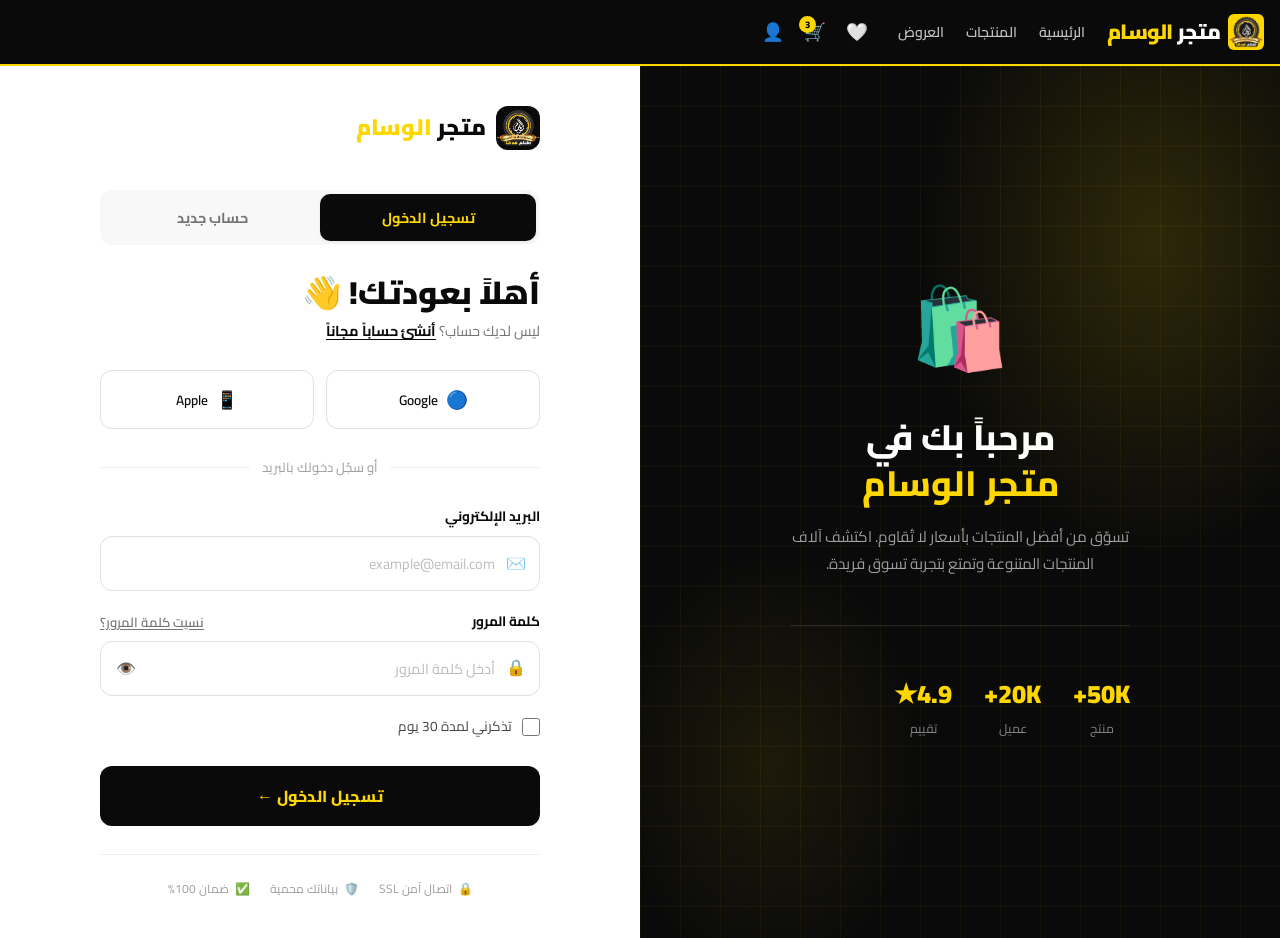
<file: login.html>
<!DOCTYPE html>
<html lang="ar" dir="rtl">
<head>
  <meta charset="UTF-8" />
  <meta name="viewport" content="width=device-width, initial-scale=1.0" />
  <title>متجر الوسام | تسجيل الدخول</title>
  <link rel="preconnect" href="https://fonts.googleapis.com" />
  <link rel="preconnect" href="https://fonts.gstatic.com" crossorigin />
  <link href="https://fonts.googleapis.com/css2?family=Cairo:wght@400;600;700;800;900&family=Tajawal:wght@400;500;700;800&display=swap" rel="stylesheet" />
  <link rel="stylesheet" href="css/style.css" />
  <style>
    /* ===== AUTH PAGES ===== */
    .auth-page {
      min-height: 100vh;
      display: flex;
      flex-direction: column;
      padding-bottom: 0 !important;
    }

    .auth-container {
      flex: 1;
      display: grid;
      grid-template-columns: 1fr;
      min-height: calc(100vh - var(--navbar-height));
    }

    @media (min-width: 1024px) {
      .auth-container {
        grid-template-columns: 1fr 1fr;
      }
    }

    /* Left Panel - Visual */
    .auth-visual {
      display: none;
      background: var(--color-black);
      position: relative;
      overflow: hidden;
      align-items: center;
      justify-content: center;
      flex-direction: column;
      padding: 60px;
    }

    @media (min-width: 1024px) {
      .auth-visual {
        display: flex;
      }
    }

    .auth-visual::before {
      content: '';
      position: absolute;
      inset: 0;
      background:
        radial-gradient(ellipse 60% 60% at 80% 20%, rgba(255,215,0,0.15) 0%, transparent 60%),
        radial-gradient(ellipse 40% 40% at 20% 80%, rgba(255,215,0,0.08) 0%, transparent 60%);
    }

    .auth-visual-grid {
      position: absolute;
      inset: 0;
      background-image:
        linear-gradient(rgba(255,215,0,0.05) 1px, transparent 1px),
        linear-gradient(90deg, rgba(255,215,0,0.05) 1px, transparent 1px);
      background-size: 40px 40px;
    }

    .auth-visual-content {
      position: relative;
      z-index: 1;
      text-align: center;
      color: white;
    }

    .auth-visual-emoji {
      font-size: 5rem;
      margin-bottom: 24px;
      display: block;
      animation: float 3s ease-in-out infinite;
    }

    @keyframes float {
      0%, 100% { transform: translateY(0); }
      50% { transform: translateY(-12px); }
    }

    .auth-visual h2 {
      font-size: clamp(1.6rem, 3vw, 2.2rem);
      font-weight: 800;
      margin-bottom: 16px;
      line-height: 1.3;
    }

    .auth-visual h2 span {
      color: var(--color-primary);
    }

    .auth-visual p {
      color: rgba(255,255,255,0.6);
      font-size: 0.95rem;
      line-height: 1.8;
      max-width: 340px;
    }

    .auth-visual-stats {
      display: flex;
      gap: 32px;
      margin-top: 48px;
      padding-top: 48px;
      border-top: 1px solid rgba(255,255,255,0.1);
    }

    .auth-stat {
      text-align: center;
    }

    .auth-stat-num {
      display: block;
      font-size: 1.6rem;
      font-weight: 900;
      color: var(--color-primary);
    }

    .auth-stat-label {
      font-size: 0.78rem;
      color: rgba(255,255,255,0.5);
    }

    /* Right Panel - Form */
    .auth-form-panel {
      display: flex;
      align-items: center;
      justify-content: center;
      padding: 40px 24px;
      background: var(--color-white);
    }

    .auth-form-wrap {
      width: 100%;
      max-width: 440px;
    }

    .auth-logo {
      display: flex;
      align-items: center;
      gap: 10px;
      margin-bottom: 40px;
      text-decoration: none;
    }

    .auth-logo .logo-icon {
      width: 44px;
      height: 44px;
      background: var(--color-black);
      border-radius: var(--radius-md);
      display: flex;
      align-items: center;
      justify-content: center;
      font-size: 1.3rem;
    }

    .auth-logo .logo-text {
      font-size: 1.4rem;
      font-weight: 900;
      color: var(--color-black);
    }

    .auth-logo .logo-text span {
      color: var(--color-primary);
    }

    .auth-heading {
      margin-bottom: 8px;
    }

    .auth-heading h1 {
      font-size: clamp(1.6rem, 4vw, 2rem);
      font-weight: 900;
      color: var(--color-black);
      margin-bottom: 8px;
    }

    .auth-heading p {
      color: var(--color-gray-600);
      font-size: 0.9rem;
    }

    .auth-heading p a {
      color: var(--color-black);
      font-weight: 700;
      text-decoration: underline;
      text-underline-offset: 3px;
    }

    /* Social Login */
    .social-login {
      display: grid;
      grid-template-columns: 1fr 1fr;
      gap: 12px;
      margin: 28px 0;
    }

    .social-btn-auth {
      display: flex;
      align-items: center;
      justify-content: center;
      gap: 8px;
      padding: 12px 16px;
      border: 1.5px solid var(--color-gray-300);
      border-radius: var(--radius-md);
      font-size: 0.85rem;
      font-weight: 600;
      font-family: var(--font-main);
      color: var(--color-black);
      background: white;
      cursor: pointer;
      transition: all var(--transition-fast);
    }

    .social-btn-auth:hover {
      border-color: var(--color-black);
      background: var(--color-gray-100);
    }

    .social-btn-auth .social-icon {
      font-size: 1.1rem;
    }

    /* Divider */
    .auth-divider {
      display: flex;
      align-items: center;
      gap: 12px;
      margin-bottom: 28px;
      color: var(--color-gray-500);
      font-size: 0.82rem;
    }

    .auth-divider::before,
    .auth-divider::after {
      content: '';
      flex: 1;
      height: 1px;
      background: var(--color-gray-200);
    }

    /* Form Fields */
    .form-group {
      margin-bottom: 20px;
    }

    .form-label {
      display: block;
      font-size: 0.85rem;
      font-weight: 700;
      color: var(--color-black);
      margin-bottom: 8px;
    }

    .form-input-wrap {
      position: relative;
    }

    .form-input-icon {
      position: absolute;
      right: 14px;
      top: 50%;
      transform: translateY(-50%);
      font-size: 1rem;
      color: var(--color-gray-500);
      pointer-events: none;
    }

    .form-input {
      width: 100%;
      padding: 13px 44px 13px 14px;
      border: 1.5px solid var(--color-gray-300);
      border-radius: var(--radius-md);
      font-size: 0.9rem;
      font-family: var(--font-main);
      color: var(--color-black);
      background: white;
      transition: border-color var(--transition-fast), box-shadow var(--transition-fast);
    }

    .form-input:focus {
      border-color: var(--color-black);
      box-shadow: 0 0 0 3px rgba(0,0,0,0.08);
    }

    .form-input.error {
      border-color: var(--color-danger);
      box-shadow: 0 0 0 3px rgba(239,68,68,0.1);
    }

    .form-input.success {
      border-color: var(--color-success);
    }

    .form-error-msg {
      font-size: 0.78rem;
      color: var(--color-danger);
      margin-top: 6px;
      display: none;
    }

    .form-error-msg.show {
      display: block;
    }

    /* Password Toggle */
    .password-toggle {
      position: absolute;
      left: 14px;
      top: 50%;
      transform: translateY(-50%);
      background: none;
      border: none;
      cursor: pointer;
      color: var(--color-gray-500);
      font-size: 1rem;
      padding: 2px;
      transition: color var(--transition-fast);
    }

    .password-toggle:hover {
      color: var(--color-black);
    }

    /* Row between label and link */
    .form-row {
      display: flex;
      align-items: center;
      justify-content: space-between;
      margin-bottom: 8px;
    }

    .form-link {
      font-size: 0.82rem;
      color: var(--color-gray-600);
      font-weight: 600;
      text-decoration: underline;
      text-underline-offset: 2px;
    }

    .form-link:hover {
      color: var(--color-black);
    }

    /* Remember Me */
    .checkbox-wrap {
      display: flex;
      align-items: center;
      gap: 10px;
      margin-bottom: 28px;
      cursor: pointer;
    }

    .checkbox-wrap input[type="checkbox"] {
      width: 18px;
      height: 18px;
      accent-color: var(--color-black);
      cursor: pointer;
    }

    .checkbox-wrap span {
      font-size: 0.85rem;
      color: var(--color-gray-700);
    }

    /* Submit Button */
    .auth-submit {
      width: 100%;
      padding: 15px;
      background: var(--color-black);
      color: var(--color-primary);
      border: none;
      border-radius: var(--radius-md);
      font-size: 1rem;
      font-weight: 800;
      font-family: var(--font-main);
      cursor: pointer;
      transition: all var(--transition);
      display: flex;
      align-items: center;
      justify-content: center;
      gap: 8px;
      letter-spacing: 0.3px;
    }

    .auth-submit:hover {
      background: var(--color-gray-800);
      transform: translateY(-1px);
      box-shadow: 0 6px 20px rgba(0,0,0,0.25);
    }

    .auth-submit:active {
      transform: translateY(0);
    }

    .auth-submit.loading {
      pointer-events: none;
      opacity: 0.8;
    }

    .auth-submit .spinner {
      width: 18px;
      height: 18px;
      border: 2px solid rgba(255,215,0,0.3);
      border-top-color: var(--color-primary);
      border-radius: 50%;
      animation: spin 0.7s linear infinite;
      display: none;
    }

    .auth-submit.loading .spinner {
      display: block;
    }

    .auth-submit.loading .btn-text {
      display: none;
    }

    @keyframes spin {
      to { transform: rotate(360deg); }
    }

    /* Alert */
    .auth-alert {
      display: none;
      padding: 14px 16px;
      border-radius: var(--radius-md);
      font-size: 0.85rem;
      font-weight: 600;
      margin-bottom: 20px;
      align-items: center;
      gap: 10px;
    }

    .auth-alert.show {
      display: flex;
    }

    .auth-alert.error {
      background: #fee2e2;
      color: #991b1b;
      border: 1px solid #fecaca;
    }

    .auth-alert.success {
      background: #dcfce7;
      color: #166534;
      border: 1px solid #bbf7d0;
    }

    /* Tabs: Login / Register within same page */
    .auth-tabs {
      display: flex;
      background: var(--color-gray-100);
      border-radius: var(--radius-md);
      padding: 4px;
      margin-bottom: 28px;
    }

    .auth-tab {
      flex: 1;
      padding: 10px;
      text-align: center;
      font-size: 0.9rem;
      font-weight: 700;
      font-family: var(--font-main);
      border-radius: calc(var(--radius-md) - 2px);
      cursor: pointer;
      transition: all var(--transition-fast);
      color: var(--color-gray-600);
      background: none;
      border: none;
    }

    .auth-tab.active {
      background: var(--color-black);
      color: var(--color-primary);
      box-shadow: var(--shadow-sm);
    }

    /* Trust Badges */
    .auth-trust {
      display: flex;
      align-items: center;
      justify-content: center;
      gap: 20px;
      margin-top: 28px;
      padding-top: 24px;
      border-top: 1px solid var(--color-gray-200);
      flex-wrap: wrap;
    }

    .auth-trust-item {
      display: flex;
      align-items: center;
      gap: 6px;
      font-size: 0.75rem;
      color: var(--color-gray-500);
    }

    /* Floating label animation */
    .form-input::placeholder {
      color: var(--color-gray-400);
    }
  </style>
</head>
<body class="auth-page">

  <!-- NAVBAR -->
  <nav class="navbar" role="navigation" aria-label="التنقل الرئيسي">
    <div class="navbar-inner">
      <div class="navbar-row1">
        <button class="hamburger-btn" aria-label="فتح القائمة" aria-expanded="false"><span></span><span></span><span></span></button>
        <a href="index.html" class="navbar-logo"><div class="logo-icon"><img src="./image/ELWSAM-LOGO2020.png" alt=""></div><span class="logo-text">متجر <span>الوسام</span></span></a>
        <div class="navbar-links">
          <a href="index.html">الرئيسية</a>
          <a href="products.html">المنتجات</a>
          <a href="#">العروض</a>
        </div>
        <div class="navbar-actions">
          <a href="wishlist.html" class="nav-icon-btn" aria-label="المفضلة">🤍<span class="nav-badge wishlist-count" style="display:none">0</span></a>
          <a href="cart.html" class="nav-icon-btn" aria-label="السلة">🛒<span class="nav-badge cart-count" style="display:none">0</span></a>
          <a href="login.html" class="nav-icon-btn" aria-label="حسابي">👤</a>
        </div>
      </div>
      <div class="navbar-row2">
        
      </div>
    </div>
  </nav>

  <!-- Mobile Overlay & Menu -->
  <div class="mobile-menu-overlay" aria-hidden="true"></div>
  <aside class="mobile-menu" role="dialog" aria-label="القائمة الجانبية">
    <button class="mobile-menu-close" aria-label="إغلاق القائمة">✕</button>
    <nav class="mobile-menu-links">
      <a href="index.html"><span class="link-icon">🏠</span>الرئيسية</a>
      <a href="products.html"><span class="link-icon">🛍️</span>جميع المنتجات</a>
      <a href="wishlist.html"><span class="link-icon">❤️</span>المفضلة</a>
      <a href="cart.html"><span class="link-icon">🛒</span>سلة التسوق</a>
      <div class="mobile-menu-divider"></div>
      <a href="login.html"><span class="link-icon">👤</span>تسجيل الدخول</a>
      <a href="register.html"><span class="link-icon">✍️</span>إنشاء حساب</a>
    </nav>
  </aside>

  <!-- AUTH CONTAINER -->
  <div class="auth-container">

    <!-- Visual Panel (Desktop Only) -->
    <div class="auth-visual">
      <div class="auth-visual-grid"></div>
      <div class="auth-visual-content">
        <span class="auth-visual-emoji">🛍️</span>
        <h2>مرحباً بك في<br /><span>متجر الوسام</span></h2>
        <p>تسوّق من أفضل المنتجات بأسعار لا تُقاوم. اكتشف آلاف المنتجات المتنوعة وتمتع بتجربة تسوق فريدة.</p>
        <div class="auth-visual-stats">
          <div class="auth-stat">
            <span class="auth-stat-num">50K+</span>
            <span class="auth-stat-label">منتج</span>
          </div>
          <div class="auth-stat">
            <span class="auth-stat-num">20K+</span>
            <span class="auth-stat-label">عميل</span>
          </div>
          <div class="auth-stat">
            <span class="auth-stat-num">4.9★</span>
            <span class="auth-stat-label">تقييم</span>
          </div>
        </div>
      </div>
    </div>

    <!-- Form Panel -->
    <div class="auth-form-panel">
      <div class="auth-form-wrap">

        <a href="index.html" class="auth-logo">
          <div class="logo-icon"><img src="./image/ELWSAM-LOGO2020.png" alt=""></div>
          <div class="logo-text">متجر <span>الوسام</span></div>
        </a>

        <!-- Tabs -->
        <div class="auth-tabs" role="tablist">
          <button class="auth-tab active" role="tab" aria-selected="true" onclick="window.location.href='login.html'">تسجيل الدخول</button>
          <button class="auth-tab" role="tab" aria-selected="false" onclick="window.location.href='register.html'">حساب جديد</button>
        </div>

        <div class="auth-heading">
          <h1>أهلاً بعودتك! 👋</h1>
          <p>ليس لديك حساب؟ <a href="register.html">أنشئ حساباً مجاناً</a></p>
        </div>

        <!-- Social Login -->
        <div class="social-login">
          <button class="social-btn-auth" type="button">
            <span class="social-icon">🔵</span>
            <span>Google</span>
          </button>
          <button class="social-btn-auth" type="button">
            <span class="social-icon">📱</span>
            <span>Apple</span>
          </button>
        </div>

        <div class="auth-divider">أو سجّل دخولك بالبريد</div>

        <!-- Alert -->
        <div class="auth-alert error" id="loginAlert" role="alert">
          <span>⚠️</span>
          <span id="loginAlertMsg">البريد الإلكتروني أو كلمة المرور غير صحيحة.</span>
        </div>

        <!-- Form -->
        <form id="loginForm" novalidate>

          <div class="form-group">
            <label class="form-label" for="loginEmail">البريد الإلكتروني</label>
            <div class="form-input-wrap">
              <span class="form-input-icon">✉️</span>
              <input
                class="form-input"
                type="email"
                id="loginEmail"
                name="email"
                placeholder="example@email.com"
                autocomplete="email"
                required
              />
            </div>
            <span class="form-error-msg" id="emailError">يرجى إدخال بريد إلكتروني صحيح.</span>
          </div>

          <div class="form-group">
            <div class="form-row">
              <label class="form-label" for="loginPassword" style="margin-bottom:0">كلمة المرور</label>
              <a href="#" class="form-link">نسيت كلمة المرور؟</a>
            </div>
            <div class="form-input-wrap" style="margin-top:8px">
              <span class="form-input-icon">🔒</span>
              <input
                class="form-input"
                type="password"
                id="loginPassword"
                name="password"
                placeholder="أدخل كلمة المرور"
                autocomplete="current-password"
                required
              />
              <button type="button" class="password-toggle" id="togglePassword" aria-label="إظهار/إخفاء كلمة المرور">👁️</button>
            </div>
            <span class="form-error-msg" id="passwordError">يرجى إدخال كلمة المرور.</span>
          </div>

          <label class="checkbox-wrap">
            <input type="checkbox" id="rememberMe" />
            <span>تذكرني لمدة 30 يوم</span>
          </label>

          <button type="submit" class="auth-submit" id="loginBtn">
            <div class="spinner"></div>
            <span class="btn-text">تسجيل الدخول ←</span>
          </button>

        </form>

        <!-- Trust -->
        <div class="auth-trust">
          <div class="auth-trust-item">🔒 <span>اتصال آمن SSL</span></div>
          <div class="auth-trust-item">🛡️ <span>بياناتك محمية</span></div>
          <div class="auth-trust-item">✅ <span>ضمان 100%</span></div>
        </div>

      </div>
    </div>
  </div>

  <script src="js/main.js"></script>
  <script>
    // Password Toggle
    const toggleBtn = document.getElementById('togglePassword');
    const passInput = document.getElementById('loginPassword');
    toggleBtn.addEventListener('click', () => {
      const isPass = passInput.type === 'password';
      passInput.type = isPass ? 'text' : 'password';
      toggleBtn.textContent = isPass ? '🙈' : '👁️';
    });

    // Form Validation & Submit
    const loginForm = document.getElementById('loginForm');
    const loginBtn = document.getElementById('loginBtn');
    const loginAlert = document.getElementById('loginAlert');

    loginForm.addEventListener('submit', async (e) => {
      e.preventDefault();
      const email = document.getElementById('loginEmail');
      const password = document.getElementById('loginPassword');
      let valid = true;

      // Validate email
      if (!email.value || !/^[^\s@]+@[^\s@]+\.[^\s@]+$/.test(email.value)) {
        email.classList.add('error');
        document.getElementById('emailError').classList.add('show');
        valid = false;
      } else {
        email.classList.remove('error');
        email.classList.add('success');
        document.getElementById('emailError').classList.remove('show');
      }

      // Validate password
      if (!password.value || password.value.length < 6) {
        password.classList.add('error');
        document.getElementById('passwordError').classList.add('show');
        valid = false;
      } else {
        password.classList.remove('error');
        password.classList.add('success');
        document.getElementById('passwordError').classList.remove('show');
      }

      if (!valid) return;

      // Simulate loading
      loginBtn.classList.add('loading');
      loginAlert.classList.remove('show');

      await new Promise(r => setTimeout(r, 1500));

      // Demo: simulate login success
      if (email.value && password.value === 'noor1234') {
        localStorage.setItem('noor_user', JSON.stringify({ name: 'محمد أحمد', email: email.value, avatar: '👨' }));
        window.location.href = 'profile.html';
      } else {
        loginBtn.classList.remove('loading');
        loginAlert.classList.add('show');
      }
    });

    // Clear errors on input
    document.querySelectorAll('.form-input').forEach(input => {
      input.addEventListener('input', () => {
        input.classList.remove('error');
        input.nextElementSibling?.classList?.remove('show');
      });
    });
  </script>
</body>
</html>
</file>
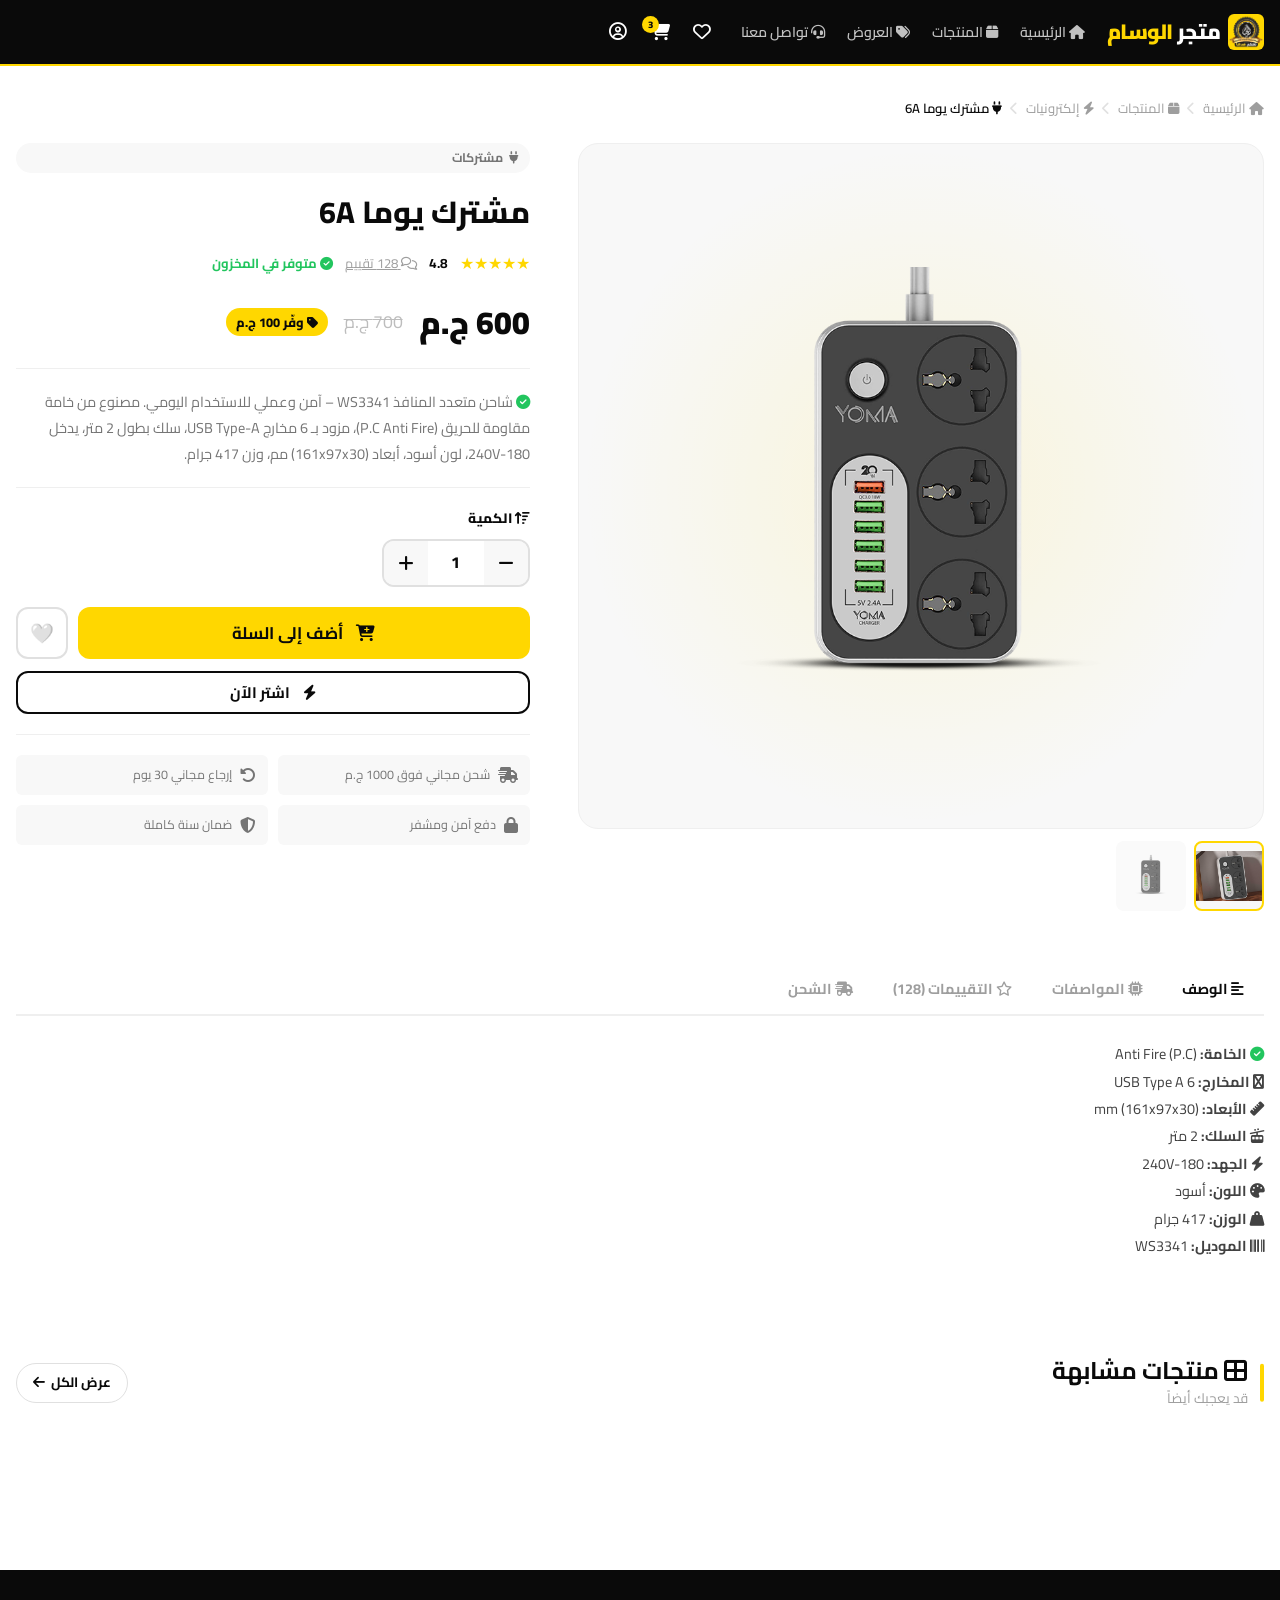
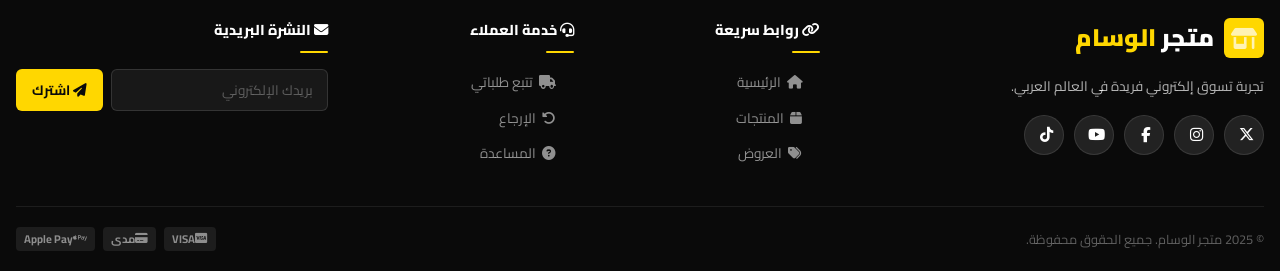
<file: product.html>
<!DOCTYPE html>
<html lang="ar" dir="rtl">
<head>
  <meta charset="UTF-8" />
  <meta name="viewport" content="width=device-width, initial-scale=1.0" />
  <meta name="description" content="شاحن متعدد المنافذ 6USB من متجر الوسام - آمن وعملي للاستخدام اليومي" />
  <title>مشترك يوما 6A | متجر الوسام</title>

  <!-- الخطوط (جوجل فونت) -->
  <link rel="preconnect" href="https://fonts.googleapis.com" />
  <link rel="preconnect" href="https://fonts.gstatic.com" crossorigin />
  <link href="https://fonts.googleapis.com/css2?family=Cairo:wght@400;600;700;800;900&display=swap" rel="stylesheet" />

  <!-- أيقونات Font Awesome (الإصدار الأحدث) -->
  <link rel="stylesheet" href="https://cdnjs.cloudflare.com/ajax/libs/font-awesome/6.7.2/css/all.min.css" />

  <!-- ملف التنسيقات الأساسي (يفترض أنك تملكه) -->
  <link rel="stylesheet" href="css/style.css" />

  <!-- تنسيقات إضافية بسيطة لضمان ظهور العناصر بشكل صحيح (يمكن نقلها لملف style.css) -->
  <style>
    /* تحسين مظهر الأيقونات في الأزرار والروابط */
    .nav-icon-btn i, .social-btn i, .bottom-nav i, .btn i {
      margin-inline-end: 0.3rem;
      vertical-align: middle;
    }
    /* ضبط حجم الأيقونات في شريط الخدمات */
    .strip-icon i {
      font-size: 1.8rem;
      color: var(--color-primary, #2563eb);
    }
    /* أيقونات وسائل التواصل في الفوتر */
    .footer-socials .social-btn {
      display: inline-flex;
      align-items: center;
      justify-content: center;
      width: 40px;
      height: 40px;
      background-color: rgba(255,255,255,0.1);
      border-radius: 50%;
      transition: background-color 0.3s;
      color: white;
      text-decoration: none;
    }
    .footer-socials .social-btn:hover {
      background-color: rgba(255,255,255,0.2);
    }
    /* مؤشر تفاعل للصور المصغرة */
    .gallery-thumb {
      cursor: pointer;
      opacity: 0.7;
      transition: opacity 0.3s, border-color 0.3s;
      border: 2px solid transparent;
      border-radius: 8px;
      overflow: hidden;
    }
    .gallery-thumb.active {
      opacity: 1;
      border-color: var(--color-primary, #2563eb);
    }
    .gallery-thumb:hover {
      opacity: 1;
    }
  </style>
</head>
<body>

  <!-- ==================== شريط التنقل (بأيقونات Font Awesome) ==================== -->
  <nav class="navbar" role="navigation" aria-label="التنقل الرئيسي">
    <div class="navbar-inner">
      <div class="navbar-row1">
        <button class="hamburger-btn" aria-label="فتح القائمة" aria-expanded="false">
          <span></span><span></span><span></span>
        </button>
        <a href="index.html" class="navbar-logo">
          <div class="logo-icon"><img src="./image/ELWSAM-LOGO2020.png" alt="شعار متجر الوسام"></div>
          <span class="logo-text">متجر <span>الوسام</span></span>
        </a>
        <div class="navbar-links">
          <a href="index.html"><i class="fas fa-home"></i> الرئيسية</a>
          <a href="products.html"><i class="fas fa-box"></i> المنتجات</a>
          <a href="#"><i class="fas fa-tags"></i> العروض</a>
          <a href="#"><i class="fas fa-headset"></i> تواصل معنا</a>
        </div>
        <div class="navbar-actions">
          <a href="wishlist.html" class="nav-icon-btn" aria-label="المفضلة">
            <i class="far fa-heart"></i>
            <span class="nav-badge wishlist-count" style="display:none">0</span>
          </a>
          <a href="cart.html" class="nav-icon-btn" aria-label="السلة">
            <i class="fas fa-shopping-cart"></i>
            <span class="nav-badge cart-count" style="display:none">0</span>
          </a>
          <a href="login.html" class="nav-icon-btn" aria-label="حسابي">
            <i class="far fa-user-circle"></i>
          </a>
        </div>
      </div>
      
    </div>
  </nav>

  <!-- القائمة الجانبية للموبايل (بأيقونات) -->
  <div class="mobile-menu-overlay" aria-hidden="true"></div>
  <aside class="mobile-menu" role="dialog" aria-label="القائمة الجانبية">
    <button class="mobile-menu-close" aria-label="إغلاق القائمة">✕</button>
    <nav class="mobile-menu-links">
      <a href="index.html"><span class="link-icon"><i class="fas fa-home"></i></span> الرئيسية</a>
      <a href="products.html"><span class="link-icon"><i class="fas fa-box"></i></span> جميع المنتجات</a>
      <div class="mobile-menu-divider"></div>
      <a href="#"><span class="link-icon"><i class="far fa-heart"></i></span> المفضلة</a>
      <a href="cart.html"><span class="link-icon"><i class="fas fa-shopping-cart"></i></span> سلة التسوق</a>
    </nav>
  </aside>

  <!-- ==================== المحتوى الرئيسي ==================== -->
  <main>
    <div class="product-detail-page">
      <div class="container">

        <!-- مسار التنقل (بأيقونات) -->
        <nav class="breadcrumb" aria-label="مسار التنقل">
          <a href="index.html"><i class="fas fa-home"></i> الرئيسية</a>
          <span aria-hidden="true"><i class="fas fa-chevron-left"></i></span>
          <a href="products.html"><i class="fas fa-box"></i> المنتجات</a>
          <span aria-hidden="true"><i class="fas fa-chevron-left"></i></span>
          <a href="#"><i class="fas fa-bolt"></i> إلكترونيات</a>
          <span aria-hidden="true"><i class="fas fa-chevron-left"></i></span>
          <span class="current"><i class="fas fa-plug"></i> مشترك يوما 6A</span>
        </nav>

        <!-- شبكة المنتج (الصور + المعلومات) -->
        <div class="product-detail-grid">

          <!-- ========== معرض الصور (محسّن بالكامل) ========== -->
          <div class="product-gallery">
            <!-- الصورة الرئيسية (قابلة للنقر للعودة للأصل) -->
            <div class="gallery-main" aria-label="صورة المنتج الرئيسية">
              <span class="main-emoji" style="position:relative;z-index:2;">
                <!-- الصورة الأصلية (يفضل أن تكون 3.png) -->
                <img src="./image/3.png" alt="مشترك يوما 6A - صورة رئيسية" id="main-product-image">
              </span>
              <!-- طبقة شفافة للزينة فقط (لا تمنع النقر) -->
              <div style="position:absolute;inset:0;background:radial-gradient(circle at center, rgba(255,215,0,0.12), transparent 70%); pointer-events: none;"></div>
            </div>

            <!-- الصور المصغرة (أضفنا صورتين مختلفتين للتجربة) -->
            <div class="gallery-thumbs" role="listbox" aria-label="صور المنتج">              
              <div class="gallery-thumb active" role="option" aria-selected="true" tabindex="0" data-src="./image/2.png">
                <img src="./image/2.png" alt="مشترك يوما 6A - صورة جانبية 1">
              </div>
              <div class="gallery-thumb" role="option" aria-selected="false" tabindex="0" data-src="./image/3.png">
                <img src="./image/3.png" alt="مشترك يوما 6A - صورة جانبية 2">
              </div>
              <!-- يمكنك إضافة المزيد من الصور بنفس الطريقة -->
              <!-- <div class="gallery-thumb" data-src="./image/4.png"><img src="./image/4.png" alt="صورة 3"></div> -->
            </div>
          </div>

          <!-- ========== لوحة المعلومات ========== -->
          <div class="product-info-panel">
            <span class="category-tag"><i class="fas fa-plug"></i> مشتركات</span>
            <h1 class="product-title">مشترك يوما 6A</h1>

            <div class="rating-row">
              <div class="stars" aria-label="تقييم 4.8 من 5">★★★★★</div>
              <span class="rating-num">4.8</span>
              <a href="#reviews" class="review-count"><i class="far fa-comments"></i> 128 تقييم</a>
              <span style="color:var(--color-success);font-size:0.82rem;font-weight:700;"><i class="fas fa-check-circle"></i> متوفر في المخزون</span>
            </div>

            <div class="price-section">
              <span class="price-main">600 ج.م</span>
              <span class="price-old">700 ج.م</span>
              <span class="discount-tag"><i class="fas fa-tag"></i> وفّر 100 ج.م</span>
            </div>

            <div class="product-divider"></div>

            <p style="font-size:0.9rem;color:var(--color-gray-600);line-height:1.8;">
              <i class="fas fa-check-circle" style="color:var(--color-success);"></i> شاحن متعدد المنافذ WS3341 – آمن وعملي للاستخدام اليومي. 
              مصنوع من خامة مقاومة للحريق (P.C Anti Fire)، مزود بـ 6 مخارج USB Type-A، 
              سلك بطول 2 متر، يدخل 180-240V، لون أسود، أبعاد (161x97x30) مم، وزن 417 جرام.
            </p>

            <div class="product-divider"></div>

            <!-- الكمية -->
            <div>
              <div class="variant-label"><i class="fas fa-sort-amount-up"></i> الكمية</div>
              <div style="display:flex;align-items:center;gap:12px;flex-wrap:wrap;">
                <div class="qty-selector">
                  <button class="qty-btn" id="qty-minus" aria-label="تقليل الكمية"><i class="fas fa-minus"></i></button>
                  <span class="qty-value" id="qty-display">1</span>
                  <button class="qty-btn" id="qty-plus" aria-label="زيادة الكمية"><i class="fas fa-plus"></i></button>
                </div>

              </div>
            </div>

            <!-- أزرار الإجراءات -->
            <div class="detail-actions">
              <button class="btn btn-primary btn-lg" id="detail-add-to-cart"
                data-product-id="p1" data-product-name="مشترك يوما 6A" data-product-price="600"
                aria-label="أضف إلى سلة التسوق">
                <i class="fas fa-cart-plus"></i> أضف إلى السلة
              </button>
              <button class="wishlist-btn-lg" data-action="wishlist" data-product-id="p1"
                data-product-name="مشترك يوما 6A" data-product-price="600" data-product-emoji="🔌"
                data-product-category="المشتركات" data-product-old-price="700"
                data-product-rating="4.8" data-product-reviews="128" aria-label="أضف للمفضلة">
                <i class="far fa-heart"></i>
              </button>
            </div>

            <a href="checkout.html" class="btn btn-outline btn-full" style="margin-top:-8px;">
              <i class="fas fa-bolt"></i> اشتر الآن
            </a>

            <div class="product-divider"></div>

            <!-- شارات الثقة (بأيقونات) -->
            <div style="display:grid;grid-template-columns:1fr 1fr;gap:10px;">
              <div style="display:flex;align-items:center;gap:8px;font-size:0.78rem;color:var(--color-gray-600);background:var(--color-gray-100);padding:10px 12px;border-radius:var(--radius-sm);">
                <i class="fas fa-truck-fast" style="font-size:1rem;"></i>
                <span>شحن مجاني فوق 1000 ج.م</span>
              </div>
              <div style="display:flex;align-items:center;gap:8px;font-size:0.78rem;color:var(--color-gray-600);background:var(--color-gray-100);padding:10px 12px;border-radius:var(--radius-sm);">
                <i class="fas fa-undo-alt" style="font-size:1rem;"></i>
                <span>إرجاع مجاني 30 يوم</span>
              </div>
              <div style="display:flex;align-items:center;gap:8px;font-size:0.78rem;color:var(--color-gray-600);background:var(--color-gray-100);padding:10px 12px;border-radius:var(--radius-sm);">
                <i class="fas fa-lock" style="font-size:1rem;"></i>
                <span>دفع آمن ومشفر</span>
              </div>
              <div style="display:flex;align-items:center;gap:8px;font-size:0.78rem;color:var(--color-gray-600);background:var(--color-gray-100);padding:10px 12px;border-radius:var(--radius-sm);">
                <i class="fas fa-shield-alt" style="font-size:1rem;"></i>
                <span>ضمان سنة كاملة</span>
              </div>
            </div>
          </div><!-- /product-info-panel -->
        </div><!-- /product-detail-grid -->

        <!-- ==================== التبويبات (الوصف، المواصفات، التقييمات، الشحن) ==================== -->
        <div class="product-tabs" id="reviews">
          <div class="tabs-header" role="tablist">
            <button class="tab-btn active" role="tab" data-tab="tab-description" aria-selected="true"><i class="fas fa-align-left"></i> الوصف</button>
            <button class="tab-btn" role="tab" data-tab="tab-specs" aria-selected="false"><i class="fas fa-microchip"></i> المواصفات</button>
            <button class="tab-btn" role="tab" data-tab="tab-reviews" aria-selected="false"><i class="far fa-star"></i> التقييمات (128)</button>
            <button class="tab-btn" role="tab" data-tab="tab-shipping" aria-selected="false"><i class="fas fa-shipping-fast"></i> الشحن</button>
          </div>

          <!-- محتوى التبويبات (مختصر للتوضيح) -->
          <div class="tab-content active" id="tab-description" role="tabpanel">
            <p><i class="fas fa-check-circle" style="color:var(--color-success);"></i> <strong>الخامة:</strong> (P.C) Anti Fire</p>
            <p><i class="fas fa-usb"></i> <strong>المخارج:</strong> 6 USB Type A</p>
            <p><i class="fas fa-ruler"></i> <strong>الأبعاد:</strong> (161x97x30) mm</p>
            <p><i class="fas fa-cable-car"></i> <strong>السلك:</strong> 2 متر</p>
            <p><i class="fas fa-bolt"></i> <strong>الجهد:</strong> 180-240V</p>
            <p><i class="fas fa-palette"></i> <strong>اللون:</strong> أسود</p>
            <p><i class="fas fa-weight-hanging"></i> <strong>الوزن:</strong> 417 جرام</p>
            <p><i class="fas fa-barcode"></i> <strong>الموديل:</strong> WS3341</p>
          </div>

          <div class="tab-content" id="tab-specs" role="tabpanel">
            <div style="display:grid;grid-template-columns:1fr;gap:0;border:1px solid var(--color-gray-200);border-radius:var(--radius-md);overflow:hidden;margin-top:8px;">
              <div style="display:grid;grid-template-columns:1fr 1fr;background:var(--color-gray-100);padding:12px 16px;border-bottom:1px solid var(--color-gray-200);">
                <span style="font-size:0.85rem;font-weight:700;color:var(--color-gray-600);"><i class="fas fa-usb"></i> الاتصال</span>
                <span style="font-size:0.85rem;font-weight:600;">USB Type-A ×6</span>
              </div>
              <div style="display:grid;grid-template-columns:1fr 1fr;padding:12px 16px;border-bottom:1px solid var(--color-gray-200);">
                <span style="font-size:0.85rem;font-weight:700;color:var(--color-gray-600);"><i class="fas fa-bolt"></i> الطاقة</span>
                <span style="font-size:0.85rem;font-weight:600;">180-240V</span>
              </div>
              <div style="display:grid;grid-template-columns:1fr 1fr;background:var(--color-gray-100);padding:12px 16px;border-bottom:1px solid var(--color-gray-200);">
                <span style="font-size:0.85rem;font-weight:700;color:var(--color-gray-600);"><i class="fas fa-weight-hanging"></i> الوزن</span>
                <span style="font-size:0.85rem;font-weight:600;">417 جرام</span>
              </div>
              <div style="display:grid;grid-template-columns:1fr 1fr;padding:12px 16px;border-bottom:1px solid var(--color-gray-200);">
                <span style="font-size:0.85rem;font-weight:700;color:var(--color-gray-600);"><i class="fas fa-fire"></i> مادة التصنيع</span>
                <span style="font-size:0.85rem;font-weight:600;">P.C Anti Fire</span>
              </div>
              <div style="display:grid;grid-template-columns:1fr 1fr;background:var(--color-gray-100);padding:12px 16px;border-bottom:1px solid var(--color-gray-200);">
                <span style="font-size:0.85rem;font-weight:700;color:var(--color-gray-600);"><i class="fas fa-ruler"></i> طول السلك</span>
                <span style="font-size:0.85rem;font-weight:600;">2 متر</span>
              </div>
              <div style="display:grid;grid-template-columns:1fr 1fr;padding:12px 16px;">
                <span style="font-size:0.85rem;font-weight:700;color:var(--color-gray-600);"><i class="fas fa-shield-alt"></i> الضمان</span>
                <span style="font-size:0.85rem;font-weight:600;">سنة كاملة</span>
              </div>
            </div>
          </div>

          <div class="tab-content" id="tab-reviews" role="tabpanel">
            <!-- ملخص التقييمات (مختصر) -->
            <div style="display:flex;gap:24px;align-items:center;padding:20px;background:var(--color-gray-100);border-radius:var(--radius-md);margin-bottom:24px;flex-wrap:wrap;">
              <div style="text-align:center;min-width:80px;">
                <div style="font-size:2.5rem;font-weight:900;line-height:1;">4.8</div>
                <div class="stars" style="justify-content:center;margin:6px 0;">★★★★★</div>
                <div style="font-size:0.78rem;color:var(--color-gray-500);"><i class="far fa-comment"></i> 128 تقييم</div>
              </div>
              <!-- توزيع النجوم (اختصارًا) -->
            </div>
            <div class="reviews-list">
              <div class="review-item"> <!-- نموذج تقييم --> </div>
            </div>
          </div>

          <div class="tab-content" id="tab-shipping" role="tabpanel">
            <div style="display:flex;flex-direction:column;gap:16px;margin-top:8px;">
              <div style="display:flex;gap:14px;align-items:flex-start;padding:16px;background:var(--color-gray-100);border-radius:var(--radius-md);">
                <i class="fas fa-truck" style="font-size:1.5rem;"></i>
                <div>
                  <strong style="display:block;margin-bottom:4px;font-size:0.9rem;">الشحن العادي</strong>
                  <p style="font-size:0.85rem;color:var(--color-gray-600);line-height:1.6;">3-5 أيام عمل — مجاني على الطلبات فوق 200 جنيه — 25 جنيه للطلبات الأقل</p>
                </div>
              </div>
              <div style="display:flex;gap:14px;align-items:flex-start;padding:16px;background:var(--color-gray-100);border-radius:var(--radius-md);">
                <i class="fas fa-rocket" style="font-size:1.5rem;"></i>
                <div>
                  <strong style="display:block;margin-bottom:4px;font-size:0.9rem;">الشحن السريع</strong>
                  <p style="font-size:0.85rem;color:var(--color-gray-600);line-height:1.6;">1-2 أيام عمل — 45 جنيه — متاح في المدن الكبرى فقط</p>
                </div>
              </div>
              <div style="display:flex;gap:14px;align-items:flex-start;padding:16px;background:var(--color-gray-100);border-radius:var(--radius-md);">
                <i class="fas fa-undo-alt" style="font-size:1.5rem;"></i>
                <div>
                  <strong style="display:block;margin-bottom:4px;font-size:0.9rem;">سياسة الإرجاع</strong>
                  <p style="font-size:0.85rem;color:var(--color-gray-600);line-height:1.6;">يمكنك إرجاع المنتج خلال 30 يوماً من تاريخ الاستلام بشرط أن يكون في حالته الأصلية ومعه الفاتورة. الإرجاع مجاني تماماً.</p>
                </div>
              </div>
            </div>
          </div>
        </div><!-- /product-tabs -->

        <!-- ==================== منتجات مشابهة (بأيقونات) ==================== -->
        <div class="page-section">
          <div class="section-header">
            <div class="section-title">
              <h2><i class="fas fa-th-large"></i> منتجات مشابهة</h2>
              <p>قد يعجبك أيضاً</p>
            </div>
            <a href="products.html" class="view-all-btn">عرض الكل <i class="fas fa-arrow-left"></i></a>
          </div>
          <div class="products-grid" style="--cols:4;">
            <!-- هنا يمكن إضافة بطاقات منتجات مشابهة مع أيقونات -->
          </div>
        </div>

      </div><!-- /container -->
    </div><!-- /product-detail-page -->
  </main>

  <!-- ==================== تذييل الصفحة (بأيقونات Font Awesome) ==================== -->
  <footer class="footer" role="contentinfo">
    <div class="container">
      <div class="footer-grid">
        <div class="footer-brand">
          <div class="footer-logo">
            <div class="logo-icon"><i class="fas fa-store-alt"></i></div>
            <span class="logo-text">متجر <span>الوسام</span></span>
          </div>
          <p class="footer-desc">تجربة تسوق إلكتروني فريدة في العالم العربي.</p>
          <div class="footer-socials">
            <a href="#" class="social-btn" aria-label="تويتر"><i class="fab fa-x-twitter"></i></a>
            <a href="#" class="social-btn" aria-label="انستغرام"><i class="fab fa-instagram"></i></a>
            <a href="#" class="social-btn" aria-label="فيسبوك"><i class="fab fa-facebook-f"></i></a>
            <a href="#" class="social-btn" aria-label="يوتيوب"><i class="fab fa-youtube"></i></a>
            <a href="#" class="social-btn" aria-label="تيك توك"><i class="fab fa-tiktok"></i></a>
          </div>
        </div>
        <div>
          <h3 class="footer-col-title"><i class="fas fa-link"></i> روابط سريعة</h3>
          <ul class="footer-links">
            <li><a href="index.html"><i class="fas fa-home"></i> الرئيسية</a></li>
            <li><a href="products.html"><i class="fas fa-box"></i> المنتجات</a></li>
            <li><a href="#"><i class="fas fa-tags"></i> العروض</a></li>
          </ul>
        </div>
        <div>
          <h3 class="footer-col-title"><i class="fas fa-headset"></i> خدمة العملاء</h3>
          <ul class="footer-links">
            <li><a href="#"><i class="fas fa-truck"></i> تتبع طلباتي</a></li>
            <li><a href="#"><i class="fas fa-undo-alt"></i> الإرجاع</a></li>
            <li><a href="#"><i class="fas fa-question-circle"></i> المساعدة</a></li>
          </ul>
        </div>
        <div>
          <h3 class="footer-col-title"><i class="fas fa-envelope"></i> النشرة البريدية</h3>
          <div class="footer-newsletter">
            <input type="email" placeholder="بريدك الإلكتروني" />
            <button type="button"><i class="fas fa-paper-plane"></i> اشترك</button>
          </div>
        </div>
      </div>
    </div>
    <div class="footer-bottom">
      <p>© 2025 متجر الوسام. جميع الحقوق محفوظة.</p>
      <div class="footer-payments">
        <span class="payment-icon"><i class="fab fa-cc-visa"></i> VISA</span>
        <span class="payment-icon"><i class="fas fa-credit-card"></i> مدى</span>
        <span class="payment-icon"><i class="fab fa-apple-pay"></i> Apple Pay</span>
      </div>
    </div>
  </footer>

  <!-- شريط التنقل السفلي للموبايل (بأيقونات) -->
  <nav class="bottom-nav" aria-label="التنقل السفلي">
    <a href="index.html" aria-label="الرئيسية"><span class="icon"><i class="fas fa-home"></i></span>الرئيسية</a>
    <a href="products.html" aria-label="المنتجات"><span class="icon"><i class="fas fa-box"></i></span>المنتجات</a>
    <a href="#" aria-label="بحث"><span class="icon"><i class="fas fa-search"></i></span>بحث</a>
    <a href="#" aria-label="المفضلة"><span class="icon"><i class="far fa-heart"></i></span>المفضلة</a>
    <a href="cart.html" aria-label="السلة">
      <span class="icon"><i class="fas fa-shopping-cart"></i></span>السلة
      <span class="bnav-badge cart-count" style="display:none">0</span>
    </a>
  </nav>

  <!-- ملف JavaScript الرئيسي (إن وجد) -->
  <script src="js/main.js"></script>

  <!-- ==================== كود معرض الصور المحسن (مع تجنب مشكلة عدم الظهور) ==================== -->
  <script>
    console.log("JS WORKING");
    document.addEventListener('DOMContentLoaded', function() {
      'use strict';

      // العناصر المطلوبة
      const galleryContainer = document.querySelector('.gallery-main');
      const galleryImg = galleryContainer?.querySelector('img');
      const galleryThumbs = document.querySelectorAll('.gallery-thumb');

      // التأكد من وجود العناصر قبل المتابعة
      if (!galleryImg || galleryThumbs.length === 0) {
        console.warn('❌ معرض الصور: لم يتم العثور على العناصر المطلوبة.');
        return;
      }

      // تخزين المسار الأصلي للصورة الرئيسية (3.png)
      const originalSrc = galleryImg.src;

      // إضافة مستمع النقر لكل صورة مصغرة
      galleryThumbs.forEach(thumb => {
        thumb.addEventListener('click', function () {
          const newSrc = this.getAttribute('data-src');

          if (!newSrc) return;

          galleryImg.src = newSrc;

          galleryThumbs.forEach(t => t.classList.remove('active'));
          this.classList.add('active');
        });
      });

      // النقر على الحاوية الرئيسية (الصورة الكبيرة) للعودة إلى الصورة الأصلية
      galleryContainer.addEventListener('click', function(e) {
        // تجاهل النقر إذا كان المصدر الحالي لا يختلف عن الأصلي (تجنب إعادة التحميل غير الضرورية)
        if (galleryImg.src.split('?')[0] !== originalSrc.split('?')[0]) {
          galleryImg.src = originalSrc + '?t=' + Date.now();

          // إعادة تفعيل أول صورة مصغرة (الافتراضية)
          galleryThumbs.forEach(t => t.classList.remove('active'));
          const firstThumb = document.querySelector('.gallery-thumb:first-child');
          if (firstThumb) firstThumb.classList.add('active');

          console.log('↩️ تم العودة إلى الصورة الأصلية');
        }
      });

      // إضافة مؤشر تفاعل (اختياري)
      galleryThumbs.forEach(thumb => {
        thumb.addEventListener('mouseenter', () => {
          thumb.style.opacity = '1';
        });
        thumb.addEventListener('mouseleave', () => {
          if (!thumb.classList.contains('active')) {
            thumb.style.opacity = '0.7';
          }

        });

      });

      galleryImg.onerror = function() {
        console.warn('فشل تحميل الصورة، العودة للأصل');
        this.src = originalSrc;
      };
    });
  </script>
</body>
</html>
</file>
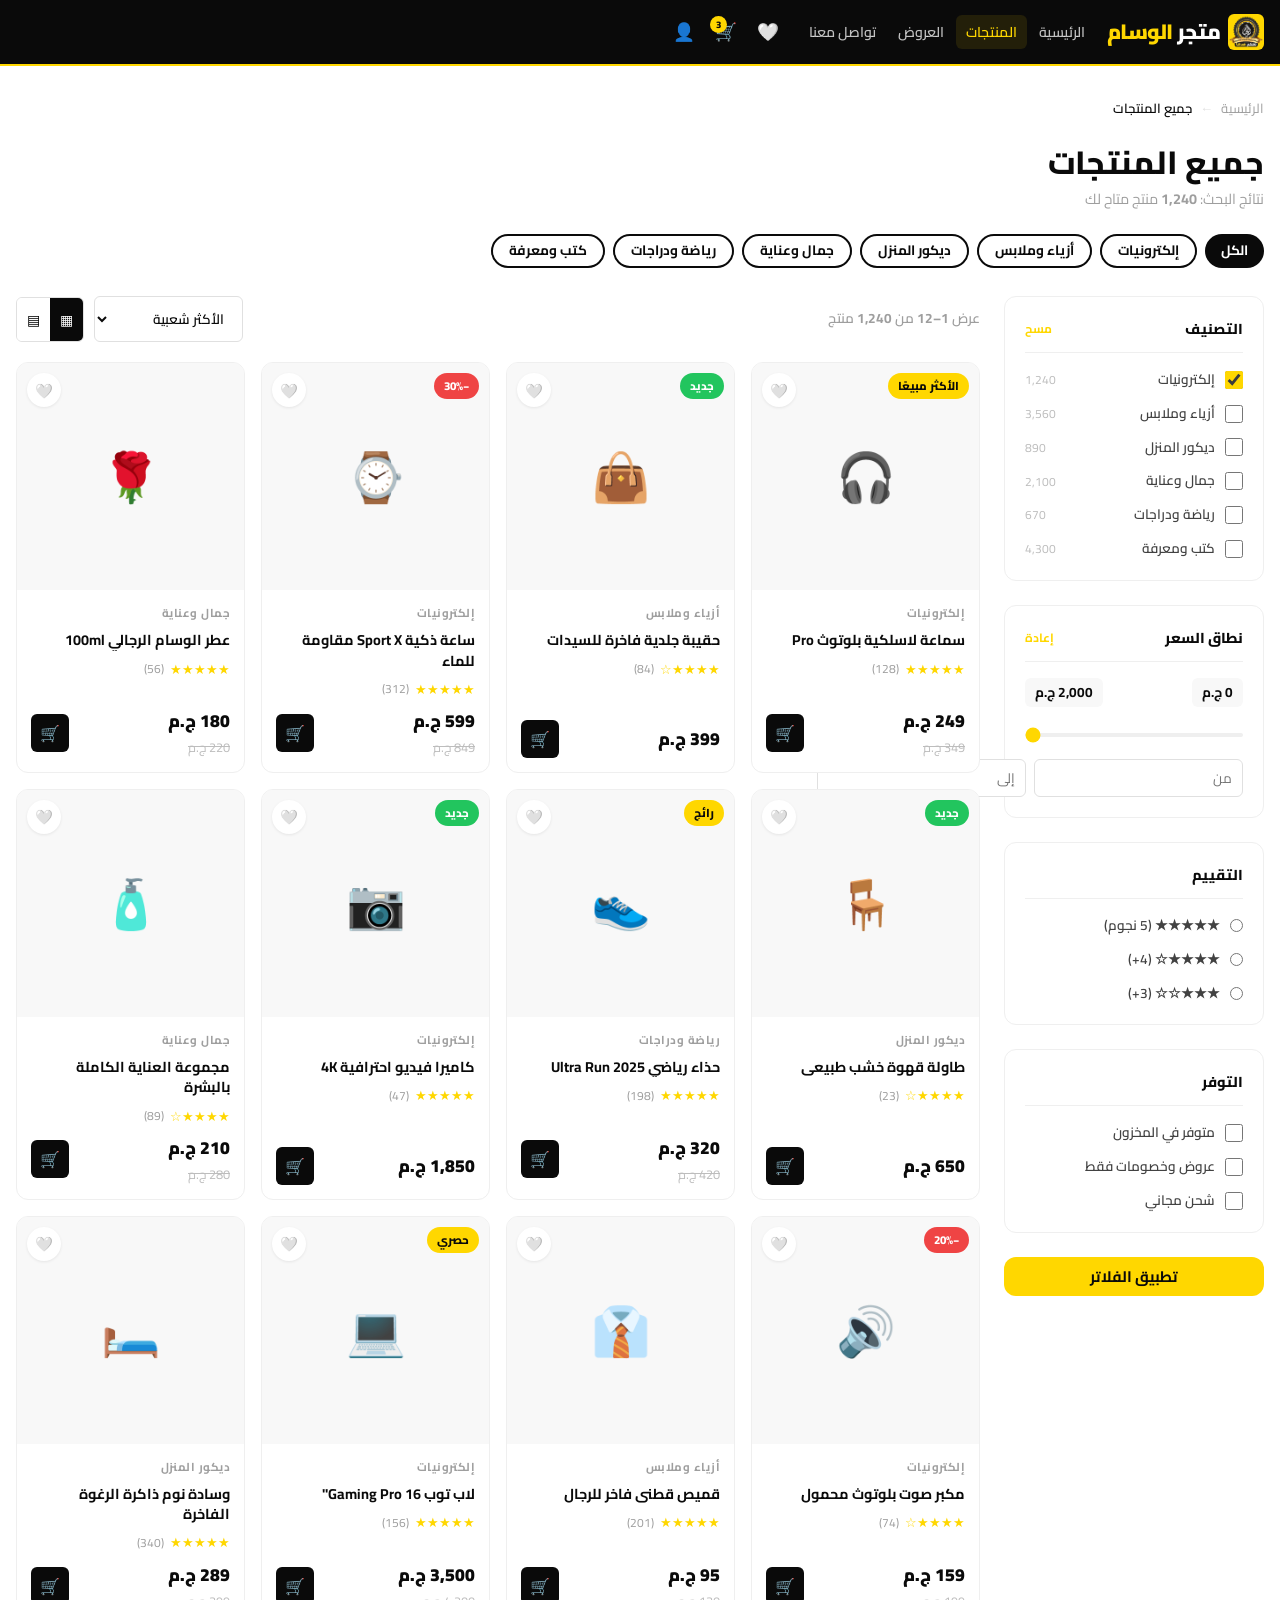
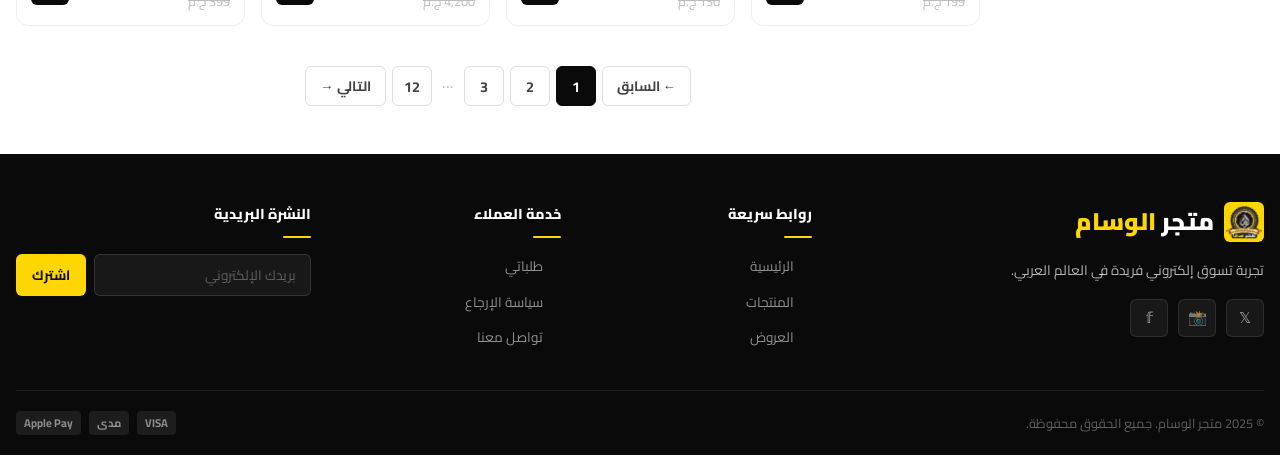
<file: products.html>
<!DOCTYPE html>
<html lang="ar" dir="rtl">
<head>
  <meta charset="UTF-8" />
  <meta name="viewport" content="width=device-width, initial-scale=1.0" />
  <meta name="description" content="تصفح جميع منتجات متجر الوسام - أكثر من 50,000 منتج" />
  <title>المنتجات | متجر الوسام</title>
  <link rel="preconnect" href="https://fonts.googleapis.com" />
  <link rel="preconnect" href="https://fonts.gstatic.com" crossorigin />
  <link href="https://fonts.googleapis.com/css2?family=Cairo:wght@400;600;700;800;900&display=swap" rel="stylesheet" />
  <link rel="stylesheet" href="css/style.css" />
</head>
<body>

  <!-- NAVBAR -->
  <nav class="navbar" role="navigation" aria-label="التنقل الرئيسي">
    <div class="navbar-inner">
      <div class="navbar-row1">
        <button class="hamburger-btn" aria-label="فتح القائمة" aria-expanded="false"><span></span><span></span><span></span></button>
        <a href="index.html" class="navbar-logo"><div class="logo-icon"><img src="./image/ELWSAM-LOGO2020.png" alt=""></div><span class="logo-text">متجر <span>الوسام</span></span></a>
        <div class="navbar-links">
          <a href="index.html">الرئيسية</a>
          <a href="products.html">المنتجات</a>
          <a href="#">العروض</a>
          <a href="#">تواصل معنا</a>
        </div>
        <div class="navbar-actions">
          <a href="wishlist.html" class="nav-icon-btn" aria-label="المفضلة">🤍<span class="nav-badge wishlist-count" style="display:none">0</span></a>
          <a href="cart.html" class="nav-icon-btn" aria-label="السلة">🛒<span class="nav-badge cart-count" style="display:none">0</span></a>
          <a href="login.html" class="nav-icon-btn" aria-label="حسابي">👤</a>
        </div>
      </div>
      
    </div>
  </nav>

  <div class="mobile-menu-overlay" aria-hidden="true"></div>
  <aside class="mobile-menu" role="dialog" aria-label="القائمة الجانبية">
    <button class="mobile-menu-close" aria-label="إغلاق القائمة">✕</button>
    <nav class="mobile-menu-links">
      <a href="index.html"><span class="link-icon">🏠</span>الرئيسية</a>
      <a href="products.html" class="active"><span class="link-icon">🛍️</span>جميع المنتجات</a>
      <a href="#"><span class="link-icon">🏷️</span>العروض والخصومات</a>
      <div class="mobile-menu-divider"></div>
      <a href="#"><span class="link-icon">❤️</span>المفضلة</a>
      <a href="cart.html"><span class="link-icon">🛒</span>سلة التسوق</a>
      <a href="#"><span class="link-icon">👤</span>حسابي</a>
    </nav>
  </aside>

  <!-- MAIN -->
  <main>
    <div class="products-page">
      <div class="container">

        <!-- Page Header -->
        <div class="products-page-header">
          <!-- Breadcrumb -->
          <nav class="breadcrumb" aria-label="مسار التنقل">
            <a href="index.html">الرئيسية</a>
            <span aria-hidden="true">←</span>
            <span class="current">جميع المنتجات</span>
          </nav>
          <h1>جميع المنتجات</h1>
          <p>نتائج البحث: <strong>1,240</strong> منتج متاح لك</p>
        </div>

        <!-- Category Filter Pills -->
        <div style="display:flex;gap:8px;flex-wrap:wrap;margin-bottom:24px;overflow-x:auto;padding-bottom:4px;">
          <button class="btn btn-black btn-sm" style="flex-shrink:0;border-radius:999px;">الكل</button>
          <button class="btn btn-outline btn-sm" style="flex-shrink:0;border-radius:999px;"> إلكترونيات</button>
          <button class="btn btn-outline btn-sm" style="flex-shrink:0;border-radius:999px;"> أزياء وملابس</button>
          <button class="btn btn-outline btn-sm" style="flex-shrink:0;border-radius:999px;"> ديكور المنزل</button>
          <button class="btn btn-outline btn-sm" style="flex-shrink:0;border-radius:999px;"> جمال وعناية</button>
          <button class="btn btn-outline btn-sm" style="flex-shrink:0;border-radius:999px;"> رياضة ودراجات</button>
          <button class="btn btn-outline btn-sm" style="flex-shrink:0;border-radius:999px;"> كتب ومعرفة</button>
        </div>

        <!-- Layout -->
        <div class="products-layout">

          <!-- Filter Sidebar -->
          <aside class="filter-sidebar" aria-label="فلاتر البحث">

            <!-- Category Filter -->
            <div class="filter-box">
              <div class="filter-box-title">
                التصنيف
                <button class="clear-btn">مسح</button>
              </div>
              <div class="filter-checkboxes">
                <label class="filter-checkbox-item">
                  <input type="checkbox" checked />
                  <label>إلكترونيات</label>
                  <span class="filter-count">1,240</span>
                </label>
                <label class="filter-checkbox-item">
                  <input type="checkbox" />
                  <label>أزياء وملابس</label>
                  <span class="filter-count">3,560</span>
                </label>
                <label class="filter-checkbox-item">
                  <input type="checkbox" />
                  <label>ديكور المنزل</label>
                  <span class="filter-count">890</span>
                </label>
                <label class="filter-checkbox-item">
                  <input type="checkbox" />
                  <label>جمال وعناية</label>
                  <span class="filter-count">2,100</span>
                </label>
                <label class="filter-checkbox-item">
                  <input type="checkbox" />
                  <label>رياضة ودراجات</label>
                  <span class="filter-count">670</span>
                </label>
                <label class="filter-checkbox-item">
                  <input type="checkbox" />
                  <label>كتب ومعرفة</label>
                  <span class="filter-count">4,300</span>
                </label>
              </div>
            </div>

            <!-- Price Filter -->
            <div class="filter-box">
              <div class="filter-box-title">
                نطاق السعر
                <button class="clear-btn">إعادة</button>
              </div>
              <div class="price-range-display">
                <span>0 ج.م</span>
                <span>2,000 ج.م</span>
              </div>
              <input type="range" class="price-slider" min="0" max="2000" value="2000" aria-label="الحد الأقصى للسعر" />
              <div style="display:flex;gap:8px;margin-top:14px;">
                <input type="number" placeholder="من" min="0" style="flex:1;height:38px;border:1.5px solid var(--color-gray-300);border-radius:var(--radius-sm);padding:0 10px;font-size:0.85rem;" />
                <input type="number" placeholder="إلى" min="0" style="flex:1;height:38px;border:1.5px solid var(--color-gray-300);border-radius:var(--radius-sm);padding:0 10px;font-size:0.85rem;" />
              </div>
            </div>

            <!-- Rating Filter -->
            <div class="filter-box">
              <div class="filter-box-title">التقييم</div>
              <div class="filter-checkboxes">
                <label class="filter-checkbox-item">
                  <input type="radio" name="rating" />
                  <label>★★★★★ (5 نجوم)</label>
                </label>
                <label class="filter-checkbox-item">
                  <input type="radio" name="rating" />
                  <label>★★★★☆ (4+)</label>
                </label>
                <label class="filter-checkbox-item">
                  <input type="radio" name="rating" />
                  <label>★★★☆☆ (3+)</label>
                </label>
              </div>
            </div>

            <!-- Availability -->
            <div class="filter-box">
              <div class="filter-box-title">التوفر</div>
              <div class="filter-checkboxes">
                <label class="filter-checkbox-item">
                  <input type="checkbox" />
                  <label>متوفر في المخزون</label>
                </label>
                <label class="filter-checkbox-item">
                  <input type="checkbox" />
                  <label>عروض وخصومات فقط</label>
                </label>
                <label class="filter-checkbox-item">
                  <input type="checkbox" />
                  <label>شحن مجاني</label>
                </label>
              </div>
            </div>

            <button class="btn btn-primary btn-full">تطبيق الفلاتر</button>
          </aside>

          <!-- Products Content -->
          <div>
            <!-- Toolbar -->
            <div class="products-toolbar">
              <div class="toolbar-results">
                عرض <strong>1–12</strong> من <strong>1,240</strong> منتج
              </div>
              <div class="toolbar-right">
                <button class="filter-toggle-btn" aria-label="فتح الفلاتر">
                  ⚙️ الفلاتر
                </button>
                <select class="sort-select" aria-label="ترتيب المنتجات">
                  <option>الأكثر شعبية</option>
                  <option>السعر: الأقل أولاً</option>
                  <option>السعر: الأعلى أولاً</option>
                  <option>الأحدث</option>
                  <option>أعلى تقييم</option>
                </select>
                <div class="view-toggle" role="group" aria-label="طريقة العرض">
                  <button class="view-btn active" aria-label="شبكة" title="عرض شبكي">▦</button>
                  <button class="view-btn" aria-label="قائمة" title="عرض قائمة">▤</button>
                </div>
              </div>
            </div>

            <!-- Products Grid -->
            <div class="products-grid" id="products-grid">

              <!-- P1 -->
              <article class="product-card" data-product="p1" data-product-id="p1" data-product-name="سماعة لاسلكية Pro" data-product-price="249" data-product-emoji="🎧">
                <a href="product.html" style="display:contents;">
                  <div class="product-image-wrap">
                    <div class="product-img-placeholder">🎧</div>
                    <span class="product-badge badge-hot">الأكثر مبيعًا</span>
                  </div>
                </a>
                <button class="product-wishlist" data-action="wishlist" data-product-id="p1" aria-label="إضافة للمفضلة">🤍</button>
                <div class="product-info">
                  <span class="product-category-tag">إلكترونيات</span>
                  <a href="product.html"><h3 class="product-name">سماعة لاسلكية بلوتوث Pro</h3></a>
                  <div class="product-rating"><div class="stars">★★★★★</div><span class="rating-count">(128)</span></div>
                  <div class="product-price-row">
                    <div class="price-group"><span class="price-current">249 ج.م</span><span class="price-original">349 ج.م</span></div>
                    <button class="add-to-cart-btn" data-action="add-to-cart" aria-label="أضف للسلة">🛒</button>
                  </div>
                </div>
              </article>

              <!-- P2 -->
              <article class="product-card" data-product="p2" data-product-id="p2" data-product-name="حقيبة جلدية فاخرة" data-product-price="399" data-product-emoji="👜">
                <div class="product-image-wrap">
                  <div class="product-img-placeholder">👜</div>
                  <span class="product-badge badge-new">جديد</span>
                </div>
                <button class="product-wishlist" data-action="wishlist" data-product-id="p2" aria-label="إضافة للمفضلة">🤍</button>
                <div class="product-info">
                  <span class="product-category-tag">أزياء وملابس</span>
                  <h3 class="product-name">حقيبة جلدية فاخرة للسيدات</h3>
                  <div class="product-rating"><div class="stars">★★★★☆</div><span class="rating-count">(84)</span></div>
                  <div class="product-price-row">
                    <div class="price-group"><span class="price-current">399 ج.م</span></div>
                    <button class="add-to-cart-btn" data-action="add-to-cart" aria-label="أضف للسلة">🛒</button>
                  </div>
                </div>
              </article>

              <!-- P3 -->
              <article class="product-card" data-product="p3" data-product-id="p3" data-product-name="ساعة ذكية Sport X" data-product-price="599" data-product-emoji="⌚">
                <div class="product-image-wrap">
                  <div class="product-img-placeholder">⌚</div>
                  <span class="product-badge badge-sale">−30%</span>
                </div>
                <button class="product-wishlist" data-action="wishlist" data-product-id="p3" aria-label="إضافة للمفضلة">🤍</button>
                <div class="product-info">
                  <span class="product-category-tag">إلكترونيات</span>
                  <h3 class="product-name">ساعة ذكية Sport X مقاومة للماء</h3>
                  <div class="product-rating"><div class="stars">★★★★★</div><span class="rating-count">(312)</span></div>
                  <div class="product-price-row">
                    <div class="price-group"><span class="price-current">599 ج.م</span><span class="price-original">849 ج.م</span></div>
                    <button class="add-to-cart-btn" data-action="add-to-cart" aria-label="أضف للسلة">🛒</button>
                  </div>
                </div>
              </article>

              <!-- P4 -->
              <article class="product-card" data-product="p4" data-product-id="p4" data-product-name="عطر الوسام الرجالي" data-product-price="180" data-product-emoji="🌹">
                <div class="product-image-wrap"><div class="product-img-placeholder">🌹</div></div>
                <button class="product-wishlist" data-action="wishlist" data-product-id="p4" aria-label="إضافة للمفضلة">🤍</button>
                <div class="product-info">
                  <span class="product-category-tag">جمال وعناية</span>
                  <h3 class="product-name">عطر الوسام الرجالي 100ml</h3>
                  <div class="product-rating"><div class="stars">★★★★★</div><span class="rating-count">(56)</span></div>
                  <div class="product-price-row">
                    <div class="price-group"><span class="price-current">180 ج.م</span><span class="price-original">220 ج.م</span></div>
                    <button class="add-to-cart-btn" data-action="add-to-cart" aria-label="أضف للسلة">🛒</button>
                  </div>
                </div>
              </article>

              <!-- P5 -->
              <article class="product-card" data-product="p5" data-product-id="p5" data-product-name="طاولة قهوة خشبية" data-product-price="650" data-product-emoji="🪑">
                <div class="product-image-wrap"><div class="product-img-placeholder">🪑</div><span class="product-badge badge-new">جديد</span></div>
                <button class="product-wishlist" data-action="wishlist" data-product-id="p5" aria-label="إضافة للمفضلة">🤍</button>
                <div class="product-info">
                  <span class="product-category-tag">ديكور المنزل</span>
                  <h3 class="product-name">طاولة قهوة خشب طبيعي</h3>
                  <div class="product-rating"><div class="stars">★★★★☆</div><span class="rating-count">(23)</span></div>
                  <div class="product-price-row">
                    <div class="price-group"><span class="price-current">650 ج.م</span></div>
                    <button class="add-to-cart-btn" data-action="add-to-cart" aria-label="أضف للسلة">🛒</button>
                  </div>
                </div>
              </article>

              <!-- P6 -->
              <article class="product-card" data-product="p6" data-product-id="p6" data-product-name="حذاء رياضي Ultra" data-product-price="320" data-product-emoji="👟">
                <div class="product-image-wrap"><div class="product-img-placeholder">👟</div><span class="product-badge badge-hot">رائج</span></div>
                <button class="product-wishlist" data-action="wishlist" data-product-id="p6" aria-label="إضافة للمفضلة">🤍</button>
                <div class="product-info">
                  <span class="product-category-tag">رياضة ودراجات</span>
                  <h3 class="product-name">حذاء رياضي Ultra Run 2025</h3>
                  <div class="product-rating"><div class="stars">★★★★★</div><span class="rating-count">(198)</span></div>
                  <div class="product-price-row">
                    <div class="price-group"><span class="price-current">320 ج.م</span><span class="price-original">420 ج.م</span></div>
                    <button class="add-to-cart-btn" data-action="add-to-cart" aria-label="أضف للسلة">🛒</button>
                  </div>
                </div>
              </article>

              <!-- P7 -->
              <article class="product-card" data-product="p7" data-product-id="p7" data-product-name="كاميرا 4K" data-product-price="1850" data-product-emoji="📷">
                <div class="product-image-wrap"><div class="product-img-placeholder">📷</div><span class="product-badge badge-new">جديد</span></div>
                <button class="product-wishlist" data-action="wishlist" data-product-id="p7" aria-label="إضافة للمفضلة">🤍</button>
                <div class="product-info">
                  <span class="product-category-tag">إلكترونيات</span>
                  <h3 class="product-name">كاميرا فيديو احترافية 4K</h3>
                  <div class="product-rating"><div class="stars">★★★★★</div><span class="rating-count">(47)</span></div>
                  <div class="product-price-row">
                    <div class="price-group"><span class="price-current">1,850 ج.م</span></div>
                    <button class="add-to-cart-btn" data-action="add-to-cart" aria-label="أضف للسلة">🛒</button>
                  </div>
                </div>
              </article>

              <!-- P8 -->
              <article class="product-card" data-product="p8" data-product-id="p8" data-product-name="مجموعة عناية بالبشرة" data-product-price="210" data-product-emoji="🧴">
                <div class="product-image-wrap"><div class="product-img-placeholder">🧴</div></div>
                <button class="product-wishlist" data-action="wishlist" data-product-id="p8" aria-label="إضافة للمفضلة">🤍</button>
                <div class="product-info">
                  <span class="product-category-tag">جمال وعناية</span>
                  <h3 class="product-name">مجموعة العناية الكاملة بالبشرة</h3>
                  <div class="product-rating"><div class="stars">★★★★☆</div><span class="rating-count">(89)</span></div>
                  <div class="product-price-row">
                    <div class="price-group"><span class="price-current">210 ج.م</span><span class="price-original">280 ج.م</span></div>
                    <button class="add-to-cart-btn" data-action="add-to-cart" aria-label="أضف للسلة">🛒</button>
                  </div>
                </div>
              </article>

              <!-- P9 -->
              <article class="product-card" data-product="p9" data-product-id="p9" data-product-name="مكبر صوت بلوتوث" data-product-price="159" data-product-emoji="🔊">
                <div class="product-image-wrap"><div class="product-img-placeholder">🔊</div><span class="product-badge badge-sale">−20%</span></div>
                <button class="product-wishlist" data-action="wishlist" data-product-id="p9" aria-label="إضافة للمفضلة">🤍</button>
                <div class="product-info">
                  <span class="product-category-tag">إلكترونيات</span>
                  <h3 class="product-name">مكبر صوت بلوتوث محمول</h3>
                  <div class="product-rating"><div class="stars">★★★★☆</div><span class="rating-count">(74)</span></div>
                  <div class="product-price-row">
                    <div class="price-group"><span class="price-current">159 ج.م</span><span class="price-original">199 ج.م</span></div>
                    <button class="add-to-cart-btn" data-action="add-to-cart" aria-label="أضف للسلة">🛒</button>
                  </div>
                </div>
              </article>

              <!-- P10 -->
              <article class="product-card" data-product="p10" data-product-id="p10" data-product-name="قميص قطني فاخر" data-product-price="95" data-product-emoji="👔">
                <div class="product-image-wrap"><div class="product-img-placeholder">👔</div></div>
                <button class="product-wishlist" data-action="wishlist" data-product-id="p10" aria-label="إضافة للمفضلة">🤍</button>
                <div class="product-info">
                  <span class="product-category-tag">أزياء وملابس</span>
                  <h3 class="product-name">قميص قطني فاخر للرجال</h3>
                  <div class="product-rating"><div class="stars">★★★★★</div><span class="rating-count">(201)</span></div>
                  <div class="product-price-row">
                    <div class="price-group"><span class="price-current">95 ج.م</span><span class="price-original">130 ج.م</span></div>
                    <button class="add-to-cart-btn" data-action="add-to-cart" aria-label="أضف للسلة">🛒</button>
                  </div>
                </div>
              </article>

              <!-- P11 -->
              <article class="product-card" data-product="p11" data-product-id="p11" data-product-name="لاب توب Gaming" data-product-price="3500" data-product-emoji="💻">
                <div class="product-image-wrap"><div class="product-img-placeholder">💻</div><span class="product-badge badge-hot">حصري</span></div>
                <button class="product-wishlist" data-action="wishlist" data-product-id="p11" aria-label="إضافة للمفضلة">🤍</button>
                <div class="product-info">
                  <span class="product-category-tag">إلكترونيات</span>
                  <h3 class="product-name">لاب توب Gaming Pro 16"</h3>
                  <div class="product-rating"><div class="stars">★★★★★</div><span class="rating-count">(156)</span></div>
                  <div class="product-price-row">
                    <div class="price-group"><span class="price-current">3,500 ج.م</span><span class="price-original">4,200 ج.م</span></div>
                    <button class="add-to-cart-btn" data-action="add-to-cart" aria-label="أضف للسلة">🛒</button>
                  </div>
                </div>
              </article>

              <!-- P12 -->
              <article class="product-card" data-product="p12" data-product-id="p12" data-product-name="وسادة نوم فاخرة" data-product-price="289" data-product-emoji="🛏️">
                <div class="product-image-wrap"><div class="product-img-placeholder">🛏️</div></div>
                <button class="product-wishlist" data-action="wishlist" data-product-id="p12" aria-label="إضافة للمفضلة">🤍</button>
                <div class="product-info">
                  <span class="product-category-tag">ديكور المنزل</span>
                  <h3 class="product-name">وسادة نوم ذاكرة الرغوة الفاخرة</h3>
                  <div class="product-rating"><div class="stars">★★★★★</div><span class="rating-count">(340)</span></div>
                  <div class="product-price-row">
                    <div class="price-group"><span class="price-current">289 ج.م</span><span class="price-original">399 ج.م</span></div>
                    <button class="add-to-cart-btn" data-action="add-to-cart" aria-label="أضف للسلة">🛒</button>
                  </div>
                </div>
              </article>

            </div><!-- /products-grid -->

            <!-- Pagination -->
            <nav class="pagination" aria-label="صفحات المنتجات">
              <button class="page-btn page-prev" aria-label="الصفحة السابقة">← السابق</button>
              <button class="page-btn active" aria-current="page">1</button>
              <button class="page-btn">2</button>
              <button class="page-btn">3</button>
              <span style="display:flex;align-items:center;padding:0 4px;color:var(--color-gray-400);">···</span>
              <button class="page-btn">12</button>
              <button class="page-btn page-next" aria-label="الصفحة التالية">التالي →</button>
            </nav>

          </div><!-- /products-content -->
        </div><!-- /products-layout -->

      </div><!-- /container -->
    </div><!-- /products-page -->
  </main>

  <!-- FOOTER -->
  <footer class="footer" role="contentinfo">
    <div class="container">
      <div class="footer-grid">
        <div class="footer-brand">
          <div class="footer-logo">
            <div class="logo-icon"><img src="./image/ELWSAM-LOGO2020.png" alt=""></div>
            <span class="logo-text">متجر <span>الوسام</span></span>
          </div>
          <p class="footer-desc">تجربة تسوق إلكتروني فريدة في العالم العربي.</p>
          <div class="footer-socials">
            <a href="#" class="social-btn">𝕏</a>
            <a href="#" class="social-btn">📸</a>
            <a href="#" class="social-btn">𝕗</a>
          </div>
        </div>
        <div>
          <h3 class="footer-col-title">روابط سريعة</h3>
          <ul class="footer-links">
            <li><a href="index.html">الرئيسية</a></li>
            <li><a href="products.html">المنتجات</a></li>
            <li><a href="#">العروض</a></li>
          </ul>
        </div>
        <div>
          <h3 class="footer-col-title">خدمة العملاء</h3>
          <ul class="footer-links">
            <li><a href="#">طلباتي</a></li>
            <li><a href="#">سياسة الإرجاع</a></li>
            <li><a href="#">تواصل معنا</a></li>
          </ul>
        </div>
        <div>
          <h3 class="footer-col-title">النشرة البريدية</h3>
          <div class="footer-newsletter">
            <input type="email" placeholder="بريدك الإلكتروني" aria-label="البريد الإلكتروني" />
            <button type="button">اشترك</button>
          </div>
        </div>
      </div>
    </div>
    <div class="footer-bottom">
      <p>© 2025 متجر الوسام. جميع الحقوق محفوظة.</p>
      <div class="footer-payments">
        <span class="payment-icon">VISA</span>
        <span class="payment-icon">مدى</span>
        <span class="payment-icon">Apple Pay</span>
      </div>
    </div>
  </footer>

  <!-- Bottom Nav -->
  <nav class="bottom-nav" aria-label="التنقل السفلي">
    <a href="index.html" aria-label="الرئيسية"><span class="icon">🏠</span>الرئيسية</a>
    <a href="products.html" aria-label="المنتجات"><span class="icon">🛍️</span>المنتجات</a>
    <a href="#" aria-label="بحث" onclick="openSearch();return false"><span class="icon">🔍</span>بحث</a>
    <a href="wishlist.html" aria-label="المفضلة"><span class="icon">❤️</span>المفضلة</a>
    <a href="cart.html" aria-label="السلة">
      <span class="icon">🛒</span>السلة
      <span class="bnav-badge cart-count" style="display:none">0</span>
    </a>
  </nav>

  <script src="js/main.js"></script>
</body>
</html>
</file>
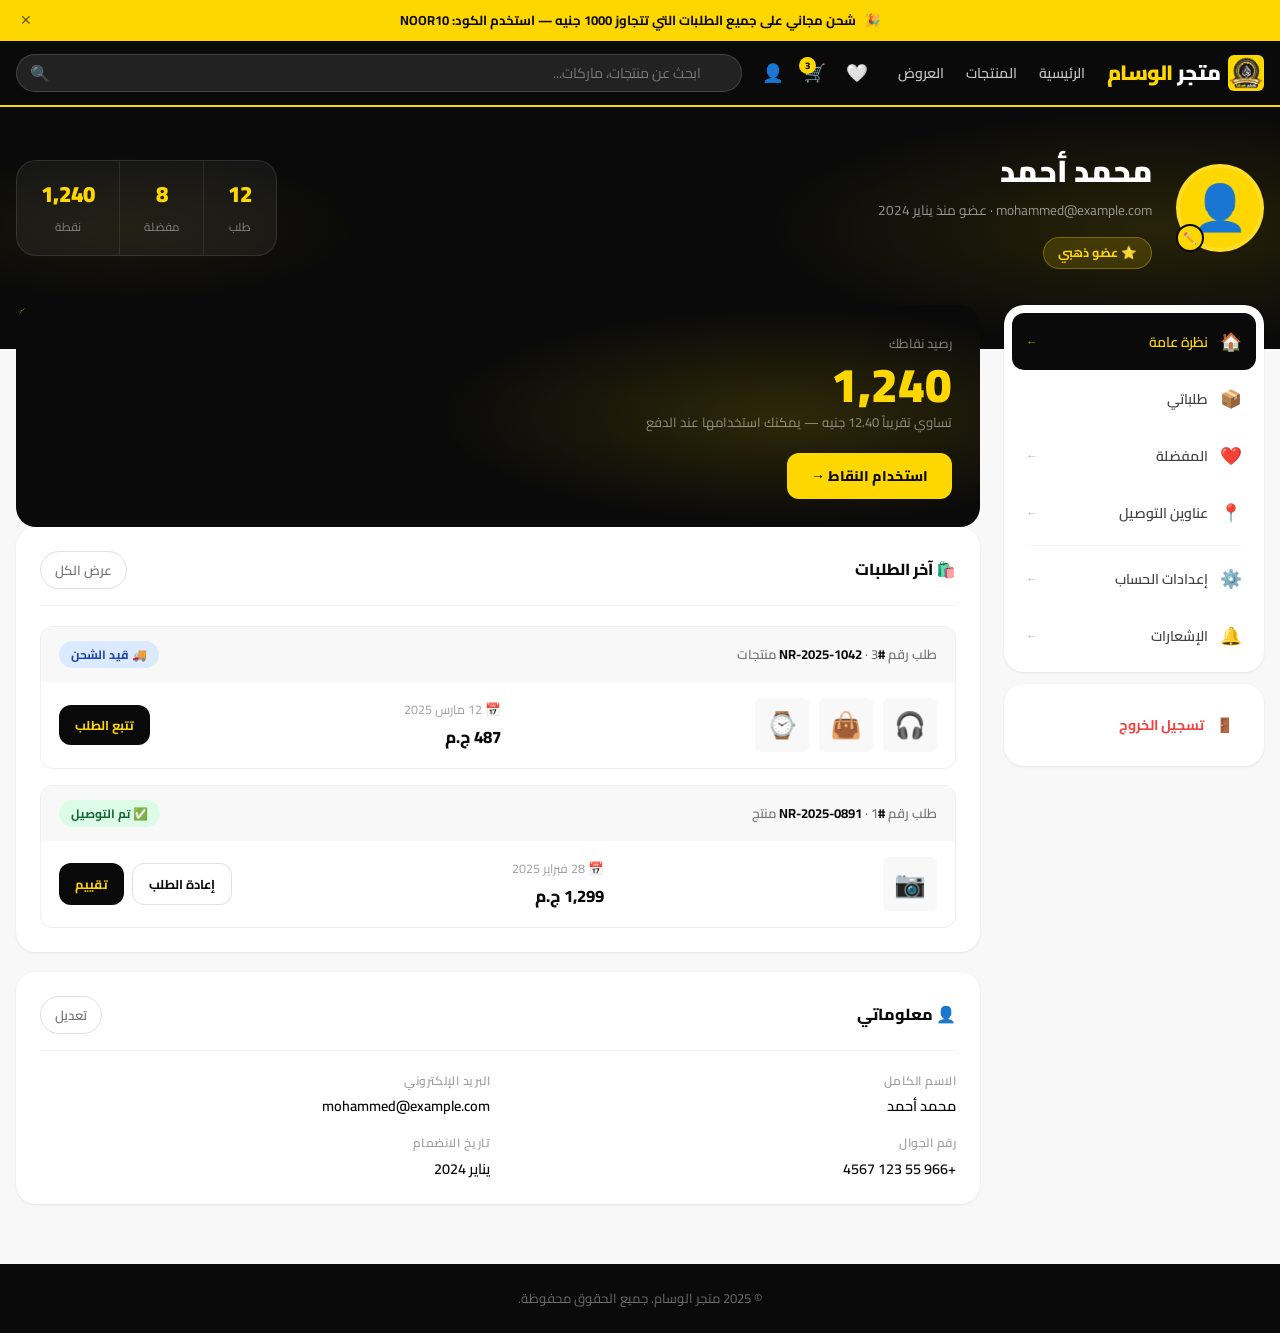
<file: profile.html>
<!DOCTYPE html>
<html lang="ar" dir="rtl">
<head>
  <meta charset="UTF-8" />
  <meta name="viewport" content="width=device-width, initial-scale=1.0" />
  <title>متجر الوسام | حسابي</title>
  <link rel="preconnect" href="https://fonts.googleapis.com" />
  <link rel="preconnect" href="https://fonts.gstatic.com" crossorigin />
  <link href="https://fonts.googleapis.com/css2?family=Cairo:wght@400;600;700;800;900&family=Tajawal:wght@400;500;700;800&display=swap" rel="stylesheet" />
  <link rel="stylesheet" href="css/style.css" />
  <style>
    /* ===== PROFILE PAGE ===== */
    .profile-page-bg {
      background: var(--color-gray-100);
      min-height: calc(100vh - var(--navbar-height));
    }

    /* Hero Banner */
    .profile-hero {
      background: var(--color-black);
      padding: 40px 0 80px;
      position: relative;
      overflow: hidden;
    }

    .profile-hero::before {
      content: '';
      position: absolute;
      inset: 0;
      background:
        radial-gradient(ellipse 50% 80% at 90% 50%, rgba(255,215,0,0.12) 0%, transparent 60%),
        radial-gradient(ellipse 30% 50% at 10% 50%, rgba(255,215,0,0.06) 0%, transparent 60%);
    }

    .profile-hero-inner {
      position: relative;
      z-index: 1;
      display: flex;
      align-items: center;
      gap: 24px;
      flex-wrap: wrap;
    }

    .profile-avatar-wrap {
      position: relative;
      flex-shrink: 0;
    }

    .profile-avatar {
      width: 88px;
      height: 88px;
      background: var(--color-primary);
      border-radius: 50%;
      display: flex;
      align-items: center;
      justify-content: center;
      font-size: 2.8rem;
      border: 4px solid rgba(255,255,255,0.15);
    }

    .profile-avatar-edit {
      position: absolute;
      bottom: 0;
      left: 0;
      width: 28px;
      height: 28px;
      background: var(--color-primary);
      border-radius: 50%;
      display: flex;
      align-items: center;
      justify-content: center;
      font-size: 0.7rem;
      cursor: pointer;
      border: 2px solid var(--color-black);
    }

    .profile-hero-info {
      flex: 1;
    }

    .profile-hero-name {
      font-size: clamp(1.4rem, 3vw, 1.9rem);
      font-weight: 900;
      color: white;
      margin-bottom: 4px;
    }

    .profile-hero-meta {
      color: rgba(255,255,255,0.55);
      font-size: 0.85rem;
      margin-bottom: 16px;
    }

    .profile-badge {
      display: inline-flex;
      align-items: center;
      gap: 6px;
      background: rgba(255,215,0,0.15);
      border: 1px solid rgba(255,215,0,0.3);
      color: var(--color-primary);
      padding: 5px 14px;
      border-radius: var(--radius-full);
      font-size: 0.78rem;
      font-weight: 700;
    }

    .profile-hero-stats {
      display: flex;
      gap: 0;
      margin-right: auto;
      background: rgba(255,255,255,0.05);
      border: 1px solid rgba(255,255,255,0.1);
      border-radius: var(--radius-lg);
      overflow: hidden;
    }

    .profile-hero-stat {
      padding: 16px 24px;
      text-align: center;
      border-left: 1px solid rgba(255,255,255,0.08);
    }

    .profile-hero-stat:last-child { border-left: none; }

    .profile-hero-stat-num {
      display: block;
      font-size: 1.4rem;
      font-weight: 900;
      color: var(--color-primary);
    }

    .profile-hero-stat-label {
      font-size: 0.72rem;
      color: rgba(255,255,255,0.45);
    }

    /* Main Layout */
    .profile-layout {
      display: grid;
      grid-template-columns: 1fr;
      gap: 24px;
      margin-top: -44px;
      position: relative;
      z-index: 10;
      padding-bottom: 60px;
    }

    @media (min-width: 1024px) {
      .profile-layout {
        grid-template-columns: 260px 1fr;
      }
    }

    /* Sidebar */
    .profile-sidebar {
      display: flex;
      flex-direction: column;
      gap: 12px;
    }

    .profile-sidebar-card {
      background: white;
      border-radius: var(--radius-lg);
      padding: 8px;
      box-shadow: var(--shadow-sm);
      overflow: hidden;
    }

    .profile-nav-item {
      display: flex;
      align-items: center;
      gap: 12px;
      padding: 12px 14px;
      border-radius: var(--radius-md);
      cursor: pointer;
      transition: all var(--transition-fast);
      color: var(--color-gray-700);
      font-size: 0.88rem;
      font-weight: 600;
      border: none;
      background: none;
      width: 100%;
      text-align: right;
      font-family: var(--font-main);
    }

    .profile-nav-item:hover {
      background: var(--color-gray-100);
      color: var(--color-black);
    }

    .profile-nav-item.active {
      background: var(--color-black);
      color: var(--color-primary);
    }

    .profile-nav-item .nav-icon {
      font-size: 1.1rem;
      width: 22px;
      text-align: center;
    }

    .profile-nav-item .nav-arrow {
      margin-right: auto;
      font-size: 0.75rem;
      opacity: 0.4;
    }

    .profile-nav-item.active .nav-arrow { opacity: 0.7; }

    .profile-nav-badge {
      background: var(--color-danger);
      color: white;
      font-size: 0.68rem;
      font-weight: 800;
      padding: 1px 7px;
      border-radius: var(--radius-full);
      margin-right: auto;
    }

    .profile-nav-divider {
      height: 1px;
      background: var(--color-gray-100);
      margin: 4px 14px;
    }

    .profile-logout-btn {
      display: flex;
      align-items: center;
      gap: 12px;
      padding: 12px 14px;
      border-radius: var(--radius-md);
      cursor: pointer;
      color: var(--color-danger);
      font-size: 0.88rem;
      font-weight: 700;
      border: none;
      background: none;
      width: 100%;
      text-align: right;
      font-family: var(--font-main);
      transition: background var(--transition-fast);
    }

    .profile-logout-btn:hover { background: #fee2e2; }

    /* Content Panels */
    .profile-content {
      display: flex;
      flex-direction: column;
      gap: 20px;
    }

    .profile-panel {
      display: none;
    }

    .profile-panel.active { display: block; }

    .panel-card {
      background: white;
      border-radius: var(--radius-lg);
      padding: 24px;
      box-shadow: var(--shadow-sm);
      margin-bottom: 20px;
    }

    .panel-card:last-child { margin-bottom: 0; }

    .panel-card-header {
      display: flex;
      align-items: center;
      justify-content: space-between;
      margin-bottom: 20px;
      padding-bottom: 16px;
      border-bottom: 1px solid var(--color-gray-200);
    }

    .panel-card-title {
      font-size: 1rem;
      font-weight: 800;
      color: var(--color-black);
      display: flex;
      align-items: center;
      gap: 8px;
    }

    .panel-edit-btn {
      font-size: 0.82rem;
      color: var(--color-gray-600);
      font-weight: 600;
      cursor: pointer;
      padding: 6px 14px;
      border: 1px solid var(--color-gray-300);
      border-radius: var(--radius-full);
      background: none;
      font-family: var(--font-main);
      transition: all var(--transition-fast);
    }

    .panel-edit-btn:hover {
      border-color: var(--color-black);
      color: var(--color-black);
    }

    /* Info Grid */
    .info-grid {
      display: grid;
      grid-template-columns: 1fr 1fr;
      gap: 16px;
    }

    @media (max-width: 600px) {
      .info-grid { grid-template-columns: 1fr; }
    }

    .info-item {}

    .info-label {
      font-size: 0.75rem;
      color: var(--color-gray-500);
      font-weight: 600;
      text-transform: uppercase;
      letter-spacing: 0.5px;
      margin-bottom: 4px;
    }

    .info-value {
      font-size: 0.9rem;
      color: var(--color-black);
      font-weight: 600;
    }

    /* Order Card */
    .order-card {
      border: 1px solid var(--color-gray-200);
      border-radius: var(--radius-md);
      overflow: hidden;
      margin-bottom: 16px;
      transition: box-shadow var(--transition-fast);
    }

    .order-card:hover { box-shadow: var(--shadow-md); }

    .order-card:last-child { margin-bottom: 0; }

    .order-header {
      display: flex;
      align-items: center;
      justify-content: space-between;
      padding: 14px 18px;
      background: var(--color-gray-100);
      flex-wrap: wrap;
      gap: 8px;
    }

    .order-id {
      font-size: 0.82rem;
      color: var(--color-gray-600);
      font-weight: 600;
    }

    .order-id strong {
      color: var(--color-black);
    }

    .order-status {
      display: inline-flex;
      align-items: center;
      gap: 5px;
      padding: 4px 12px;
      border-radius: var(--radius-full);
      font-size: 0.75rem;
      font-weight: 700;
    }

    .order-status.delivered { background: #dcfce7; color: #166534; }
    .order-status.shipping { background: #dbeafe; color: #1e40af; }
    .order-status.processing { background: #fef9c3; color: #854d0e; }
    .order-status.cancelled { background: #fee2e2; color: #991b1b; }

    .order-body {
      padding: 16px 18px;
      display: flex;
      align-items: center;
      justify-content: space-between;
      flex-wrap: wrap;
      gap: 12px;
    }

    .order-items {
      display: flex;
      gap: 10px;
      flex-wrap: wrap;
    }

    .order-item-thumb {
      width: 54px;
      height: 54px;
      background: var(--color-gray-100);
      border-radius: var(--radius-sm);
      display: flex;
      align-items: center;
      justify-content: center;
      font-size: 1.6rem;
      flex-shrink: 0;
    }

    .order-meta {}

    .order-date {
      font-size: 0.78rem;
      color: var(--color-gray-500);
      margin-bottom: 4px;
    }

    .order-price {
      font-size: 1.05rem;
      font-weight: 800;
      color: var(--color-black);
    }

    .order-count {
      font-size: 0.78rem;
      color: var(--color-gray-500);
    }

    .order-actions {
      display: flex;
      gap: 8px;
    }

    .order-btn {
      padding: 8px 16px;
      border-radius: var(--radius-md);
      font-size: 0.8rem;
      font-weight: 700;
      font-family: var(--font-main);
      cursor: pointer;
      transition: all var(--transition-fast);
    }

    .order-btn-primary {
      background: var(--color-black);
      color: var(--color-primary);
      border: none;
    }

    .order-btn-primary:hover { opacity: 0.85; }

    .order-btn-outline {
      background: none;
      color: var(--color-black);
      border: 1px solid var(--color-gray-300);
    }

    .order-btn-outline:hover { border-color: var(--color-black); }

    /* Address Card */
    .address-grid {
      display: grid;
      grid-template-columns: 1fr 1fr;
      gap: 16px;
    }

    @media (max-width: 600px) {
      .address-grid { grid-template-columns: 1fr; }
    }

    .address-card {
      border: 1.5px solid var(--color-gray-200);
      border-radius: var(--radius-md);
      padding: 16px;
      position: relative;
      transition: border-color var(--transition-fast);
    }

    .address-card.default {
      border-color: var(--color-black);
    }

    .address-default-badge {
      position: absolute;
      top: 12px;
      left: 12px;
      background: var(--color-black);
      color: var(--color-primary);
      font-size: 0.68rem;
      font-weight: 800;
      padding: 3px 8px;
      border-radius: var(--radius-full);
    }

    .address-type {
      display: flex;
      align-items: center;
      gap: 6px;
      font-size: 0.78rem;
      font-weight: 700;
      color: var(--color-gray-600);
      margin-bottom: 10px;
    }

    .address-name {
      font-weight: 800;
      color: var(--color-black);
      margin-bottom: 4px;
    }

    .address-detail {
      font-size: 0.83rem;
      color: var(--color-gray-600);
      line-height: 1.7;
    }

    .address-actions {
      display: flex;
      gap: 8px;
      margin-top: 14px;
    }

    .address-btn {
      font-size: 0.78rem;
      font-weight: 600;
      font-family: var(--font-main);
      cursor: pointer;
      padding: 5px 12px;
      border-radius: var(--radius-sm);
      transition: all var(--transition-fast);
    }

    .address-btn-edit {
      background: none;
      border: 1px solid var(--color-gray-300);
      color: var(--color-gray-700);
    }

    .address-btn-edit:hover { border-color: var(--color-black); color: var(--color-black); }

    .address-btn-delete {
      background: none;
      border: 1px solid #fecaca;
      color: var(--color-danger);
    }

    .address-btn-delete:hover { background: #fee2e2; }

    .add-address-card {
      border: 1.5px dashed var(--color-gray-300);
      border-radius: var(--radius-md);
      padding: 16px;
      display: flex;
      flex-direction: column;
      align-items: center;
      justify-content: center;
      cursor: pointer;
      transition: all var(--transition-fast);
      min-height: 140px;
      gap: 10px;
      color: var(--color-gray-500);
      font-size: 0.88rem;
      font-weight: 600;
      background: none;
      font-family: var(--font-main);
    }

    .add-address-card:hover {
      border-color: var(--color-black);
      color: var(--color-black);
      background: var(--color-gray-100);
    }

    .add-address-icon {
      font-size: 1.8rem;
    }

    /* Wishlist Grid */
    .wishlist-grid {
      display: grid;
      grid-template-columns: repeat(auto-fill, minmax(200px, 1fr));
      gap: 16px;
    }

    .wishlist-item {
      border: 1px solid var(--color-gray-200);
      border-radius: var(--radius-md);
      overflow: hidden;
      transition: box-shadow var(--transition-fast);
    }

    .wishlist-item:hover { box-shadow: var(--shadow-md); }

    .wishlist-thumb {
      height: 130px;
      background: var(--color-gray-100);
      display: flex;
      align-items: center;
      justify-content: center;
      font-size: 3rem;
    }

    .wishlist-info {
      padding: 12px;
    }

    .wishlist-name {
      font-size: 0.85rem;
      font-weight: 700;
      color: var(--color-black);
      margin-bottom: 6px;
      line-height: 1.4;
    }

    .wishlist-price {
      font-size: 0.95rem;
      font-weight: 800;
      color: var(--color-black);
      margin-bottom: 10px;
    }

    .wishlist-add-btn {
      width: 100%;
      padding: 8px;
      background: var(--color-black);
      color: var(--color-primary);
      border: none;
      border-radius: var(--radius-sm);
      font-size: 0.8rem;
      font-weight: 700;
      font-family: var(--font-main);
      cursor: pointer;
      transition: opacity var(--transition-fast);
    }

    .wishlist-add-btn:hover { opacity: 0.85; }

    /* Settings Form */
    .settings-form .form-group { margin-bottom: 20px; }

    .settings-form .form-label {
      display: block;
      font-size: 0.85rem;
      font-weight: 700;
      color: var(--color-black);
      margin-bottom: 8px;
    }

    .settings-form .form-input {
      width: 100%;
      padding: 12px 14px;
      border: 1.5px solid var(--color-gray-300);
      border-radius: var(--radius-md);
      font-size: 0.9rem;
      font-family: var(--font-main);
      color: var(--color-black);
      background: white;
      transition: border-color var(--transition-fast), box-shadow var(--transition-fast);
    }

    .settings-form .form-input:focus {
      border-color: var(--color-black);
      box-shadow: 0 0 0 3px rgba(0,0,0,0.08);
      outline: none;
    }

    .settings-form .form-row-2col {
      display: grid;
      grid-template-columns: 1fr 1fr;
      gap: 16px;
    }

    @media (max-width: 600px) {
      .settings-form .form-row-2col { grid-template-columns: 1fr; }
    }

    .settings-save-btn {
      padding: 12px 32px;
      background: var(--color-black);
      color: var(--color-primary);
      border: none;
      border-radius: var(--radius-md);
      font-size: 0.9rem;
      font-weight: 800;
      font-family: var(--font-main);
      cursor: pointer;
      transition: all var(--transition-fast);
    }

    .settings-save-btn:hover {
      background: var(--color-gray-800);
      transform: translateY(-1px);
    }

    /* Toggle Switch */
    .toggle-item {
      display: flex;
      align-items: center;
      justify-content: space-between;
      padding: 14px 0;
      border-bottom: 1px solid var(--color-gray-100);
    }

    .toggle-item:last-child { border-bottom: none; }

    .toggle-info {}
    .toggle-title {
      font-size: 0.9rem;
      font-weight: 700;
      color: var(--color-black);
      margin-bottom: 2px;
    }

    .toggle-desc {
      font-size: 0.78rem;
      color: var(--color-gray-500);
    }

    .toggle-switch {
      position: relative;
      width: 44px;
      height: 24px;
      flex-shrink: 0;
    }

    .toggle-switch input {
      opacity: 0;
      width: 0;
      height: 0;
      position: absolute;
    }

    .toggle-slider {
      position: absolute;
      inset: 0;
      background: var(--color-gray-300);
      border-radius: 999px;
      cursor: pointer;
      transition: background 0.2s;
    }

    .toggle-slider::before {
      content: '';
      position: absolute;
      width: 18px;
      height: 18px;
      background: white;
      border-radius: 50%;
      top: 3px;
      right: 3px;
      transition: transform 0.2s;
      box-shadow: 0 1px 3px rgba(0,0,0,0.2);
    }

    .toggle-switch input:checked + .toggle-slider {
      background: var(--color-black);
    }

    .toggle-switch input:checked + .toggle-slider::before {
      transform: translateX(-20px);
    }

    /* Points Card */
    .points-card {
      background: var(--color-black);
      color: white;
      border-radius: var(--radius-lg);
      padding: 28px;
      position: relative;
      overflow: hidden;
    }

    .points-card::before {
      content: '';
      position: absolute;
      inset: 0;
      background: radial-gradient(ellipse 60% 80% at 80% 50%, rgba(255,215,0,0.15) 0%, transparent 60%);
    }

    .points-card-inner { position: relative; z-index: 1; }

    .points-label {
      font-size: 0.8rem;
      color: rgba(255,255,255,0.5);
      margin-bottom: 6px;
    }

    .points-num {
      font-size: 3rem;
      font-weight: 900;
      color: var(--color-primary);
      line-height: 1;
      margin-bottom: 4px;
    }

    .points-desc {
      font-size: 0.82rem;
      color: rgba(255,255,255,0.5);
    }

    .points-redeem-btn {
      margin-top: 20px;
      padding: 10px 24px;
      background: var(--color-primary);
      color: var(--color-black);
      border: none;
      border-radius: var(--radius-md);
      font-size: 0.88rem;
      font-weight: 800;
      font-family: var(--font-main);
      cursor: pointer;
    }

    /* Empty State */
    .empty-state {
      text-align: center;
      padding: 60px 20px;
      color: var(--color-gray-500);
    }

    .empty-state-icon { font-size: 3.5rem; margin-bottom: 16px; }
    .empty-state-title {
      font-size: 1rem;
      font-weight: 700;
      color: var(--color-black);
      margin-bottom: 8px;
    }

    .empty-state-desc { font-size: 0.85rem; margin-bottom: 24px; }

    /* Mobile tabs */
    .profile-mobile-tabs {
      display: flex;
      overflow-x: auto;
      gap: 8px;
      padding: 12px 16px;
      background: white;
      border-bottom: 1px solid var(--color-gray-200);
      -webkit-overflow-scrolling: touch;
    }

    .profile-mobile-tab {
      flex-shrink: 0;
      padding: 8px 16px;
      border-radius: var(--radius-full);
      font-size: 0.82rem;
      font-weight: 700;
      font-family: var(--font-main);
      cursor: pointer;
      border: 1.5px solid var(--color-gray-200);
      background: white;
      color: var(--color-gray-600);
      transition: all var(--transition-fast);
    }

    .profile-mobile-tab.active {
      background: var(--color-black);
      color: var(--color-primary);
      border-color: var(--color-black);
    }

    @media (min-width: 1024px) {
      .profile-mobile-tabs { display: none; }
    }
  </style>
</head>
<body>

  <!-- PROMO BANNER -->
  <div class="promo-banner" role="banner">
    <span>🎉</span>
    <span>شحن مجاني على جميع الطلبات التي تتجاوز <strong>1000 جنيه</strong> — استخدم الكود: <strong>NOOR10</strong></span>
    <button class="close-promo" aria-label="إغلاق الإعلان">✕</button>
  </div>

  <!-- NAVBAR -->
  <nav class="navbar" role="navigation" aria-label="التنقل الرئيسي">
    <div class="navbar-inner">
      <div class="navbar-row1">
        <button class="hamburger-btn" aria-label="فتح القائمة" aria-expanded="false"><span></span><span></span><span></span></button>
        <a href="index.html" class="navbar-logo"><div class="logo-icon"><img src="./image/ELWSAM-LOGO2020.png" alt=""></div><span class="logo-text">متجر <span>الوسام</span></span></a>
        <div class="navbar-links">
          <a href="index.html">الرئيسية</a>
          <a href="products.html">المنتجات</a>
          <a href="#">العروض</a>
        </div>
        <div class="navbar-actions">
          <a href="wishlist.html" class="nav-icon-btn" aria-label="المفضلة">🤍<span class="nav-badge wishlist-count" style="display:none">0</span></a>
          <a href="cart.html" class="nav-icon-btn" aria-label="السلة">🛒<span class="nav-badge cart-count" style="display:none">0</span></a>
          <a href="profile.html" class="nav-icon-btn active" aria-label="حسابي">👤</a>
        </div>
      </div>
      <div class="navbar-row2">
        <div class="navbar-search">
          <div class="search-box">
            <input type="search" placeholder="ابحث عن منتجات، ماركات..." aria-label="بحث" readonly />
            <button class="search-btn" aria-label="بحث">🔍</button>
          </div>
        </div>
      </div>
    </div>
  </nav>

  <div class="mobile-menu-overlay" aria-hidden="true"></div>
  <aside class="mobile-menu" role="dialog" aria-label="القائمة الجانبية">
    <button class="mobile-menu-close" aria-label="إغلاق القائمة">✕</button>
    <nav class="mobile-menu-links">
      <a href="index.html"><span class="link-icon">🏠</span>الرئيسية</a>
      <a href="products.html"><span class="link-icon">🛍️</span>جميع المنتجات</a>
      <a href="wishlist.html"><span class="link-icon">❤️</span>المفضلة</a>
      <a href="cart.html"><span class="link-icon">🛒</span>سلة التسوق</a>
      <div class="mobile-menu-divider"></div>
      <a href="login.html"><span class="link-icon">👤</span>تسجيل الدخول</a>
      <a href="register.html"><span class="link-icon">✍️</span>إنشاء حساب</a>
    </nav>
  </aside>

  <!-- PROFILE HERO -->
  <div class="profile-hero">
    <div class="container">
      <div class="profile-hero-inner">
        <div class="profile-avatar-wrap">
          <div class="profile-avatar" id="heroAvatar">👤</div>
          <div class="profile-avatar-edit" title="تغيير الصورة">✏️</div>
        </div>
        <div class="profile-hero-info">
          <div class="profile-hero-name" id="heroName">محمد أحمد</div>
          <div class="profile-hero-meta" id="heroEmail">mohammed@example.com · عضو منذ يناير 2024</div>
          <div class="profile-badge">⭐ عضو ذهبي</div>
        </div>
        <div class="profile-hero-stats">
          <div class="profile-hero-stat">
            <span class="profile-hero-stat-num">12</span>
            <span class="profile-hero-stat-label">طلب</span>
          </div>
          <div class="profile-hero-stat">
            <span class="profile-hero-stat-num">8</span>
            <span class="profile-hero-stat-label">مفضلة</span>
          </div>
          <div class="profile-hero-stat">
            <span class="profile-hero-stat-num">1,240</span>
            <span class="profile-hero-stat-label">نقطة</span>
          </div>
        </div>
      </div>
    </div>
  </div>

  <!-- Mobile Tabs -->
  <div class="profile-mobile-tabs" role="tablist">
    <button class="profile-mobile-tab active" onclick="switchPanel('overview', this)">نظرة عامة</button>
    <button class="profile-mobile-tab" onclick="switchPanel('orders', this)">طلباتي</button>
    <button class="profile-mobile-tab" onclick="switchPanel('wishlist', this)">المفضلة</button>
    <button class="profile-mobile-tab" onclick="switchPanel('addresses', this)">العناوين</button>
    <button class="profile-mobile-tab" onclick="switchPanel('settings', this)">الإعدادات</button>
  </div>

  <!-- MAIN LAYOUT -->
  <div class="profile-page-bg">
    <div class="container">
      <div class="profile-layout">

        <!-- SIDEBAR -->
        <aside class="profile-sidebar">
          <div class="profile-sidebar-card">
            <button class="profile-nav-item active" onclick="switchPanel('overview', this)">
              <span class="nav-icon">🏠</span>
              <span>نظرة عامة</span>
              <span class="nav-arrow">←</span>
            </button>
            <button class="profile-nav-item" onclick="switchPanel('orders', this)">
              <span class="nav-icon">📦</span>
              <span>طلباتي</span>
              <span class="nav-badge">3</span>
            </button>
            <button class="profile-nav-item" onclick="switchPanel('wishlist', this)">
              <span class="nav-icon">❤️</span>
              <span>المفضلة</span>
              <span class="nav-arrow">←</span>
            </button>
            <button class="profile-nav-item" onclick="switchPanel('addresses', this)">
              <span class="nav-icon">📍</span>
              <span>عناوين التوصيل</span>
              <span class="nav-arrow">←</span>
            </button>
            <div class="profile-nav-divider"></div>
            <button class="profile-nav-item" onclick="switchPanel('settings', this)">
              <span class="nav-icon">⚙️</span>
              <span>إعدادات الحساب</span>
              <span class="nav-arrow">←</span>
            </button>
            <button class="profile-nav-item" onclick="switchPanel('notifications', this)">
              <span class="nav-icon">🔔</span>
              <span>الإشعارات</span>
              <span class="nav-arrow">←</span>
            </button>
          </div>

          <div class="profile-sidebar-card" style="padding:16px">
            <button class="profile-logout-btn" onclick="handleLogout()">
              <span>🚪</span>
              <span>تسجيل الخروج</span>
            </button>
          </div>
        </aside>

        <!-- CONTENT -->
        <div class="profile-content">

          <!-- OVERVIEW -->
          <div class="profile-panel active" id="panel-overview">

            <!-- Points Card -->
            <div class="points-card">
              <div class="points-card-inner">
                <div class="points-label">رصيد نقاطك</div>
                <div class="points-num">1,240</div>
                <div class="points-desc">تساوي تقريباً 12.40 جنيه — يمكنك استخدامها عند الدفع</div>
                <button class="points-redeem-btn">استخدام النقاط →</button>
              </div>
            </div>

            <!-- Recent Orders -->
            <div class="panel-card">
              <div class="panel-card-header">
                <div class="panel-card-title">🛍️ آخر الطلبات</div>
                <button class="panel-edit-btn" onclick="switchPanel('orders', null)">عرض الكل</button>
              </div>

              <div class="order-card">
                <div class="order-header">
                  <div class="order-id">طلب رقم <strong>#NR-2025-1042</strong> · 3 منتجات</div>
                  <span class="order-status shipping">🚚 قيد الشحن</span>
                </div>
                <div class="order-body">
                  <div class="order-items">
                    <div class="order-item-thumb">🎧</div>
                    <div class="order-item-thumb">👜</div>
                    <div class="order-item-thumb">⌚</div>
                  </div>
                  <div class="order-meta">
                    <div class="order-date">📅 12 مارس 2025</div>
                    <div class="order-price">487 ج.م</div>
                  </div>
                  <div class="order-actions">
                    <button class="order-btn order-btn-primary">تتبع الطلب</button>
                  </div>
                </div>
              </div>

              <div class="order-card">
                <div class="order-header">
                  <div class="order-id">طلب رقم <strong>#NR-2025-0891</strong> · 1 منتج</div>
                  <span class="order-status delivered">✅ تم التوصيل</span>
                </div>
                <div class="order-body">
                  <div class="order-items">
                    <div class="order-item-thumb">📷</div>
                  </div>
                  <div class="order-meta">
                    <div class="order-date">📅 28 فبراير 2025</div>
                    <div class="order-price">1,299 ج.م</div>
                  </div>
                  <div class="order-actions">
                    <button class="order-btn order-btn-outline">إعادة الطلب</button>
                    <button class="order-btn order-btn-primary">تقييم</button>
                  </div>
                </div>
              </div>
            </div>

            <!-- Quick Info -->
            <div class="panel-card">
              <div class="panel-card-header">
                <div class="panel-card-title">👤 معلوماتي</div>
                <button class="panel-edit-btn" onclick="switchPanel('settings', null)">تعديل</button>
              </div>
              <div class="info-grid" id="overviewInfoGrid">
                <div class="info-item">
                  <div class="info-label">الاسم الكامل</div>
                  <div class="info-value" id="infoName">محمد أحمد</div>
                </div>
                <div class="info-item">
                  <div class="info-label">البريد الإلكتروني</div>
                  <div class="info-value" id="infoEmail">mohammed@example.com</div>
                </div>
                <div class="info-item">
                  <div class="info-label">رقم الجوال</div>
                  <div class="info-value">+966 55 123 4567</div>
                </div>
                <div class="info-item">
                  <div class="info-label">تاريخ الانضمام</div>
                  <div class="info-value">يناير 2024</div>
                </div>
              </div>
            </div>

          </div>

          <!-- ORDERS -->
          <div class="profile-panel" id="panel-orders">
            <div class="panel-card">
              <div class="panel-card-header">
                <div class="panel-card-title">📦 طلباتي</div>
                <span style="font-size:0.82rem;color:var(--color-gray-500)">3 طلبات نشطة</span>
              </div>

              <div class="order-card">
                <div class="order-header">
                  <div class="order-id">طلب رقم <strong>#NR-2025-1042</strong> · 3 منتجات</div>
                  <span class="order-status shipping">🚚 قيد الشحن</span>
                </div>
                <div class="order-body">
                  <div class="order-items">
                    <div class="order-item-thumb">🎧</div>
                    <div class="order-item-thumb">👜</div>
                    <div class="order-item-thumb">⌚</div>
                  </div>
                  <div class="order-meta">
                    <div class="order-date">📅 12 مارس 2025</div>
                    <div class="order-price">487 ج.م</div>
                  </div>
                  <div class="order-actions">
                    <button class="order-btn order-btn-primary">تتبع الطلب</button>
                  </div>
                </div>
              </div>

              <div class="order-card">
                <div class="order-header">
                  <div class="order-id">طلب رقم <strong>#NR-2025-0891</strong> · 1 منتج</div>
                  <span class="order-status delivered">✅ تم التوصيل</span>
                </div>
                <div class="order-body">
                  <div class="order-items">
                    <div class="order-item-thumb">📷</div>
                  </div>
                  <div class="order-meta">
                    <div class="order-date">📅 28 فبراير 2025</div>
                    <div class="order-price">1,299 ج.م</div>
                  </div>
                  <div class="order-actions">
                    <button class="order-btn order-btn-outline">إعادة الطلب</button>
                    <button class="order-btn order-btn-primary">تقييم المنتج</button>
                  </div>
                </div>
              </div>

              <div class="order-card">
                <div class="order-header">
                  <div class="order-id">طلب رقم <strong>#NR-2025-0743</strong> · 2 منتج</div>
                  <span class="order-status delivered">✅ تم التوصيل</span>
                </div>
                <div class="order-body">
                  <div class="order-items">
                    <div class="order-item-thumb">👟</div>
                    <div class="order-item-thumb">🧴</div>
                  </div>
                  <div class="order-meta">
                    <div class="order-date">📅 14 فبراير 2025</div>
                    <div class="order-price">320 ج.م</div>
                  </div>
                  <div class="order-actions">
                    <button class="order-btn order-btn-outline">إعادة الطلب</button>
                  </div>
                </div>
              </div>

              <div class="order-card">
                <div class="order-header">
                  <div class="order-id">طلب رقم <strong>#NR-2025-0510</strong> · 1 منتج</div>
                  <span class="order-status cancelled">❌ تم الإلغاء</span>
                </div>
                <div class="order-body">
                  <div class="order-items">
                    <div class="order-item-thumb">🖥️</div>
                  </div>
                  <div class="order-meta">
                    <div class="order-date">📅 3 يناير 2025</div>
                    <div class="order-price">2,499 ج.م</div>
                  </div>
                  <div class="order-actions">
                    <button class="order-btn order-btn-outline">تفاصيل</button>
                  </div>
                </div>
              </div>
            </div>
          </div>

          <!-- WISHLIST -->
          <div class="profile-panel" id="panel-wishlist">
            <div class="panel-card">
              <div class="panel-card-header">
                <div class="panel-card-title">❤️ قائمة المفضلة</div>
                <span style="font-size:0.82rem;color:var(--color-gray-500)">8 منتجات</span>
              </div>
              <div class="wishlist-grid">
                <div class="wishlist-item">
                  <div class="wishlist-thumb">🎧</div>
                  <div class="wishlist-info">
                    <div class="wishlist-name">سماعة لاسلكية Pro X500</div>
                    <div class="wishlist-price">249 ج.م</div>
                    <button class="wishlist-add-btn">أضف للسلة 🛒</button>
                  </div>
                </div>
                <div class="wishlist-item">
                  <div class="wishlist-thumb">⌚</div>
                  <div class="wishlist-info">
                    <div class="wishlist-name">ساعة ذكية Ultra S</div>
                    <div class="wishlist-price">899 ج.م</div>
                    <button class="wishlist-add-btn">أضف للسلة 🛒</button>
                  </div>
                </div>
                <div class="wishlist-item">
                  <div class="wishlist-thumb">📱</div>
                  <div class="wishlist-info">
                    <div class="wishlist-name">هاتف Galaxy Z</div>
                    <div class="wishlist-price">3,299 ج.م</div>
                    <button class="wishlist-add-btn">أضف للسلة 🛒</button>
                  </div>
                </div>
                <div class="wishlist-item">
                  <div class="wishlist-thumb">👜</div>
                  <div class="wishlist-info">
                    <div class="wishlist-name">حقيبة جلد فاخرة</div>
                    <div class="wishlist-price">349 ج.م</div>
                    <button class="wishlist-add-btn">أضف للسلة 🛒</button>
                  </div>
                </div>
              </div>
            </div>
          </div>

          <!-- ADDRESSES -->
          <div class="profile-panel" id="panel-addresses">
            <div class="panel-card">
              <div class="panel-card-header">
                <div class="panel-card-title">📍 عناوين التوصيل</div>
              </div>
              <div class="address-grid">
                <div class="address-card default">
                  <span class="address-default-badge">افتراضي</span>
                  <div class="address-type">🏠 <span>المنزل</span></div>
                  <div class="address-name">محمد أحمد</div>
                  <div class="address-detail">
                    حي النرجس، شارع الأمير فهد<br />
                    الرياض 12345، المملكة العربية السعودية<br />
                    📞 +966 55 123 4567
                  </div>
                  <div class="address-actions">
                    <button class="address-btn address-btn-edit">✏️ تعديل</button>
                    <button class="address-btn address-btn-delete">🗑️ حذف</button>
                  </div>
                </div>

                <div class="address-card">
                  <div class="address-type">💼 <span>العمل</span></div>
                  <div class="address-name">محمد أحمد</div>
                  <div class="address-detail">
                    برج المملكة، الطابق 18<br />
                    الرياض 11321، المملكة العربية السعودية<br />
                    📞 +966 11 800 0000
                  </div>
                  <div class="address-actions">
                    <button class="address-btn address-btn-edit">✏️ تعديل</button>
                    <button class="address-btn address-btn-delete">🗑️ حذف</button>
                  </div>
                </div>

                <button class="add-address-card">
                  <span class="add-address-icon">➕</span>
                  <span>إضافة عنوان جديد</span>
                </button>
              </div>
            </div>
          </div>

          <!-- SETTINGS -->
          <div class="profile-panel" id="panel-settings">
            <div class="panel-card">
              <div class="panel-card-header">
                <div class="panel-card-title">👤 المعلومات الشخصية</div>
              </div>
              <form class="settings-form" id="settingsForm">
                <div class="form-row-2col">
                  <div class="form-group">
                    <label class="form-label">الاسم الأول</label>
                    <input class="form-input" type="text" value="محمد" id="sf-firstName" />
                  </div>
                  <div class="form-group">
                    <label class="form-label">اسم العائلة</label>
                    <input class="form-input" type="text" value="أحمد" id="sf-lastName" />
                  </div>
                </div>
                <div class="form-group">
                  <label class="form-label">البريد الإلكتروني</label>
                  <input class="form-input" type="email" value="mohammed@example.com" id="sf-email" />
                </div>
                <div class="form-group">
                  <label class="form-label">رقم الجوال</label>
                  <input class="form-input" type="tel" value="+966 55 123 4567" />
                </div>
                <div class="form-group">
                  <label class="form-label">تاريخ الميلاد</label>
                  <input class="form-input" type="date" value="1990-05-15" />
                </div>
                <button type="submit" class="settings-save-btn">💾 حفظ التغييرات</button>
              </form>
            </div>

            <div class="panel-card">
              <div class="panel-card-header">
                <div class="panel-card-title">🔒 تغيير كلمة المرور</div>
              </div>
              <form class="settings-form">
                <div class="form-group">
                  <label class="form-label">كلمة المرور الحالية</label>
                  <input class="form-input" type="password" placeholder="أدخل كلمة المرور الحالية" />
                </div>
                <div class="form-group">
                  <label class="form-label">كلمة المرور الجديدة</label>
                  <input class="form-input" type="password" placeholder="8 أحرف على الأقل" />
                </div>
                <div class="form-group">
                  <label class="form-label">تأكيد كلمة المرور الجديدة</label>
                  <input class="form-input" type="password" placeholder="أعد كلمة المرور الجديدة" />
                </div>
                <button type="submit" class="settings-save-btn">🔑 تحديث كلمة المرور</button>
              </form>
            </div>
          </div>

          <!-- NOTIFICATIONS -->
          <div class="profile-panel" id="panel-notifications">
            <div class="panel-card">
              <div class="panel-card-header">
                <div class="panel-card-title">🔔 إعدادات الإشعارات</div>
              </div>

              <div class="toggle-item">
                <div class="toggle-info">
                  <div class="toggle-title">إشعارات الطلبات</div>
                  <div class="toggle-desc">تحديثات حالة الطلب والشحن والتوصيل</div>
                </div>
                <label class="toggle-switch">
                  <input type="checkbox" checked />
                  <span class="toggle-slider"></span>
                </label>
              </div>

              <div class="toggle-item">
                <div class="toggle-info">
                  <div class="toggle-title">العروض والتخفيضات</div>
                  <div class="toggle-desc">أحدث العروض والكوبونات الحصرية</div>
                </div>
                <label class="toggle-switch">
                  <input type="checkbox" checked />
                  <span class="toggle-slider"></span>
                </label>
              </div>

              <div class="toggle-item">
                <div class="toggle-info">
                  <div class="toggle-title">المنتجات المفضلة</div>
                  <div class="toggle-desc">إشعار عند انخفاض سعر منتج في مفضلتك</div>
                </div>
                <label class="toggle-switch">
                  <input type="checkbox" checked />
                  <span class="toggle-slider"></span>
                </label>
              </div>

              <div class="toggle-item">
                <div class="toggle-info">
                  <div class="toggle-title">النشرة البريدية الأسبوعية</div>
                  <div class="toggle-desc">ملخص أسبوعي للعروض والمنتجات الجديدة</div>
                </div>
                <label class="toggle-switch">
                  <input type="checkbox" />
                  <span class="toggle-slider"></span>
                </label>
              </div>

              <div class="toggle-item">
                <div class="toggle-info">
                  <div class="toggle-title">إشعارات الرسائل النصية</div>
                  <div class="toggle-desc">استقبال رسائل SMS للطلبات المهمة</div>
                </div>
                <label class="toggle-switch">
                  <input type="checkbox" checked />
                  <span class="toggle-slider"></span>
                </label>
              </div>
            </div>
          </div>

        </div>
      </div>
    </div>
  </div>

  <!-- FOOTER -->
  <footer style="background:var(--color-black);color:white;text-align:center;padding:24px;font-size:0.82rem;color:rgba(255,255,255,0.4)">
    © 2025 متجر الوسام. جميع الحقوق محفوظة.
  </footer>

  <!-- Bottom Nav -->
  <nav class="bottom-nav" aria-label="التنقل السفلي">
    <a href="index.html" aria-label="الرئيسية"><span class="icon">🏠</span>الرئيسية</a>
    <a href="products.html" aria-label="المنتجات"><span class="icon">🛍️</span>المنتجات</a>
    <a href="#" aria-label="بحث"><span class="icon">🔍</span>بحث</a>
    <a href="profile.html" class="active" aria-label="حسابي"><span class="icon">👤</span>حسابي</a>
    <a href="cart.html" aria-label="السلة">
      <span class="icon">🛒</span>السلة
      <span class="bnav-badge cart-count" style="display:none">0</span>
    </a>
  </nav>

  <script src="js/main.js"></script>
  <script>
    // Load user data
    const user = JSON.parse(localStorage.getItem('noor_user') || '{"name":"محمد أحمد","email":"mohammed@example.com","avatar":"👤"}');
    document.getElementById('heroAvatar').textContent = user.avatar || '👤';
    document.getElementById('heroName').textContent = user.name || 'محمد أحمد';
    document.getElementById('heroEmail').textContent = (user.email || '') + ' · عضو منذ يناير 2024';
    if (document.getElementById('infoName')) document.getElementById('infoName').textContent = user.name;
    if (document.getElementById('infoEmail')) document.getElementById('infoEmail').textContent = user.email;

    // Panel switching
    function switchPanel(panelId, triggerEl) {
      // Hide all panels
      document.querySelectorAll('.profile-panel').forEach(p => p.classList.remove('active'));
      document.getElementById('panel-' + panelId).classList.add('active');

      // Update sidebar
      document.querySelectorAll('.profile-nav-item').forEach(b => b.classList.remove('active'));
      if (triggerEl && triggerEl.classList.contains('profile-nav-item')) {
        triggerEl.classList.add('active');
      }

      // Update mobile tabs
      document.querySelectorAll('.profile-mobile-tab').forEach(b => b.classList.remove('active'));
      if (triggerEl && triggerEl.classList.contains('profile-mobile-tab')) {
        triggerEl.classList.add('active');
      }
    }

    // Settings form
    document.getElementById('settingsForm')?.addEventListener('submit', (e) => {
      e.preventDefault();
      const name = document.getElementById('sf-firstName').value + ' ' + document.getElementById('sf-lastName').value;
      const email = document.getElementById('sf-email').value;
      const updatedUser = { ...user, name, email };
      localStorage.setItem('noor_user', JSON.stringify(updatedUser));
      document.getElementById('heroName').textContent = name;
      document.getElementById('heroEmail').textContent = email + ' · عضو منذ يناير 2024';
      alert('✅ تم حفظ التغييرات بنجاح!');
    });

    // Logout
    function handleLogout() {
      if (confirm('هل تريد تسجيل الخروج؟')) {
        localStorage.removeItem('noor_user');
        window.location.href = 'login.html';
      }
    }

    // New user welcome
    if (user.isNew) {
      setTimeout(() => {
        alert('🎉 مرحباً بك في متجر الوسام! حسابك جاهز. تمتع بخصم 10% على أول طلب.');
        const u = JSON.parse(localStorage.getItem('noor_user'));
        delete u.isNew;
        localStorage.setItem('noor_user', JSON.stringify(u));
      }, 500);
    }
  </script>
</body>
</html>
</file>
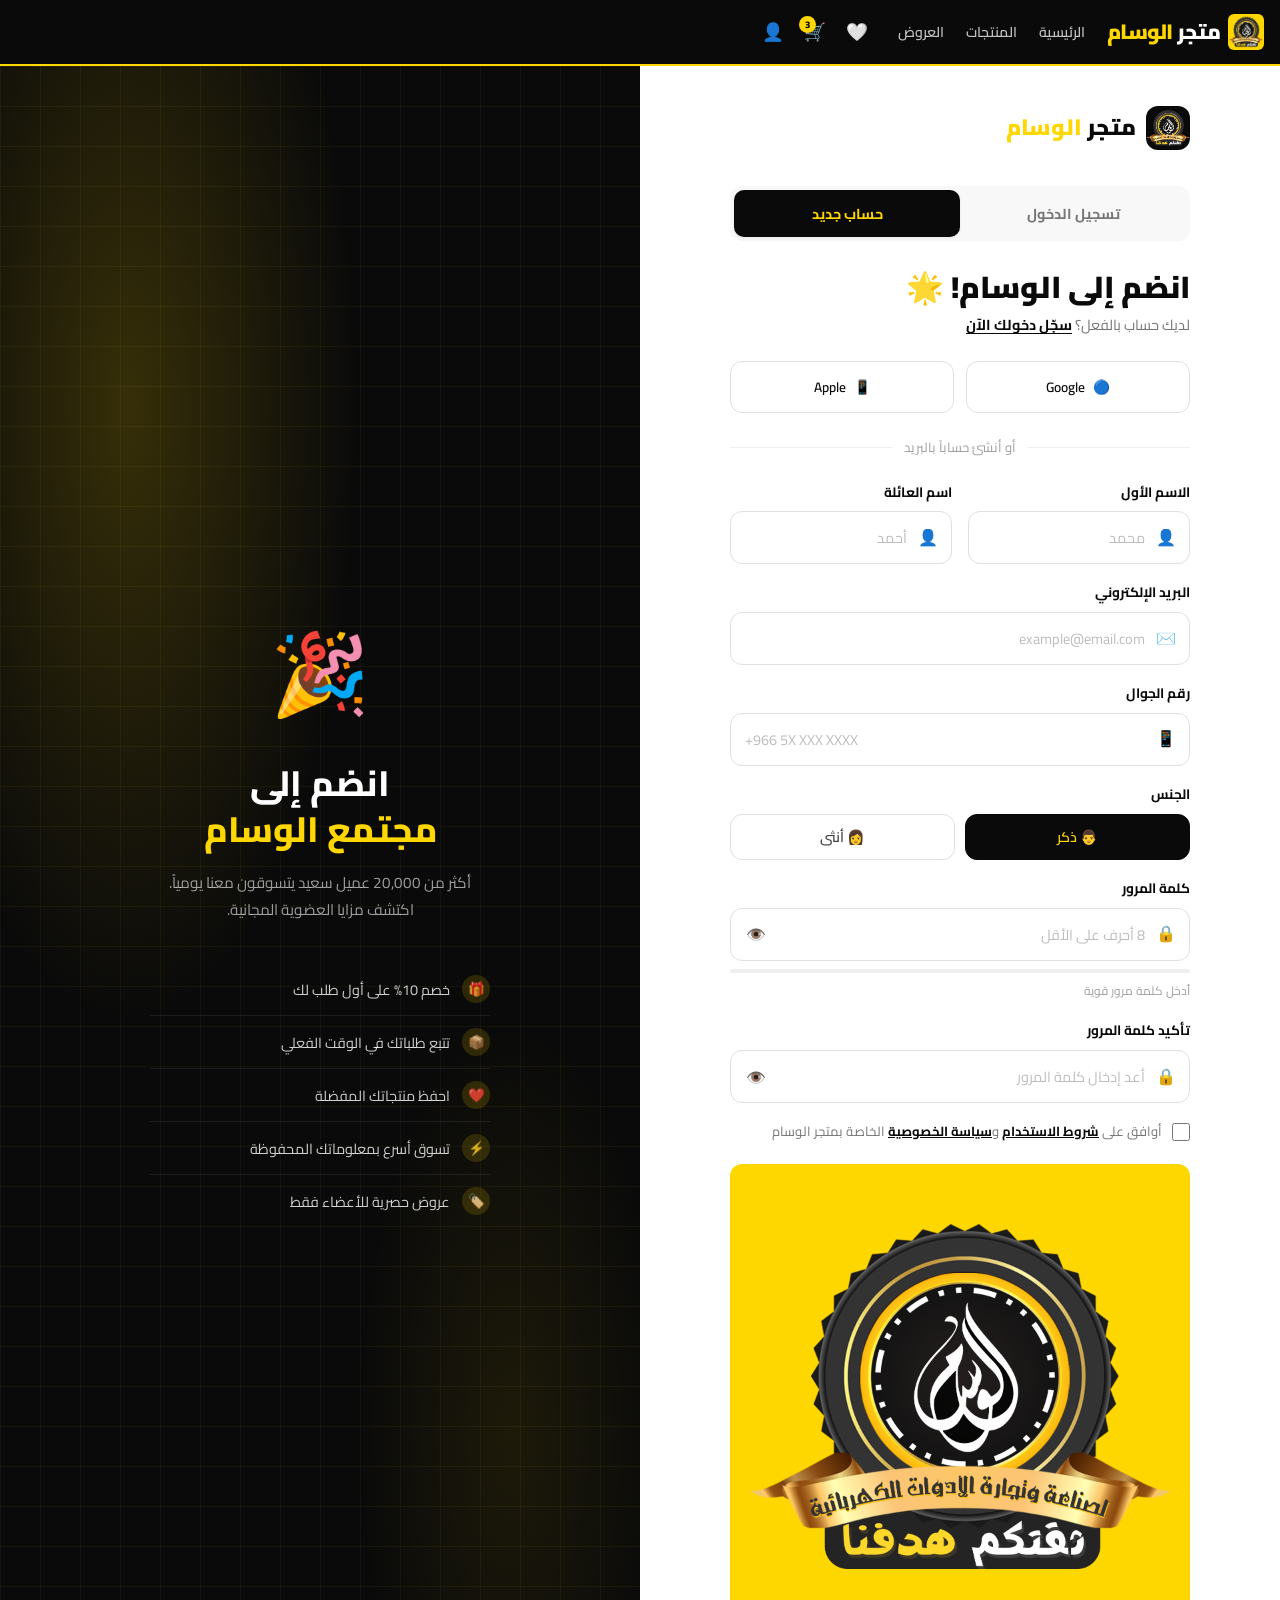
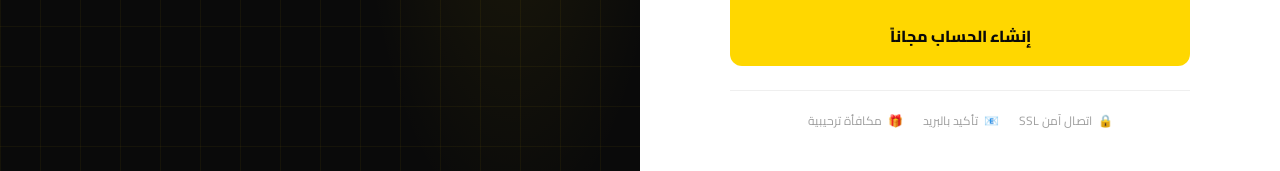
<file: register.html>
<!DOCTYPE html>
<html lang="ar" dir="rtl">
<head>
  <meta charset="UTF-8" />
  <meta name="viewport" content="width=device-width, initial-scale=1.0" />
  <title>متجر الوسام | إنشاء حساب جديد</title>
  <link rel="preconnect" href="https://fonts.googleapis.com" />
  <link rel="preconnect" href="https://fonts.gstatic.com" crossorigin />
  <link href="https://fonts.googleapis.com/css2?family=Cairo:wght@400;600;700;800;900&family=Tajawal:wght@400;500;700;800&display=swap" rel="stylesheet" />
  <link rel="stylesheet" href="css/style.css" />
  <style>
    .auth-page {
      min-height: 100vh;
      display: flex;
      flex-direction: column;
      padding-bottom: 0 !important;
    }

    .auth-container {
      flex: 1;
      display: grid;
      grid-template-columns: 1fr;
      min-height: calc(100vh - var(--navbar-height));
    }

    @media (min-width: 1024px) {
      .auth-container {
        grid-template-columns: 1fr 1fr;
      }
    }

    /* Visual Panel */
    .auth-visual {
      display: none;
      background: var(--color-black);
      position: relative;
      overflow: hidden;
      align-items: center;
      justify-content: center;
      flex-direction: column;
      padding: 60px;
      order: 2;
    }

    @media (min-width: 1024px) {
      .auth-visual { display: flex; order: 2; }
    }

    .auth-visual::before {
      content: '';
      position: absolute;
      inset: 0;
      background:
        radial-gradient(ellipse 60% 60% at 20% 20%, rgba(255,215,0,0.18) 0%, transparent 60%),
        radial-gradient(ellipse 40% 40% at 80% 80%, rgba(255,215,0,0.08) 0%, transparent 60%);
    }

    .auth-visual-grid {
      position: absolute;
      inset: 0;
      background-image:
        linear-gradient(rgba(255,215,0,0.05) 1px, transparent 1px),
        linear-gradient(90deg, rgba(255,215,0,0.05) 1px, transparent 1px);
      background-size: 40px 40px;
    }

    .auth-visual-content {
      position: relative;
      z-index: 1;
      text-align: center;
      color: white;
    }

    .auth-visual-emoji {
      font-size: 5rem;
      margin-bottom: 24px;
      display: block;
      animation: float 3s ease-in-out infinite;
    }

    @keyframes float {
      0%, 100% { transform: translateY(0); }
      50% { transform: translateY(-12px); }
    }

    .auth-visual h2 {
      font-size: clamp(1.6rem, 3vw, 2.2rem);
      font-weight: 800;
      margin-bottom: 16px;
      line-height: 1.3;
    }

    .auth-visual h2 span { color: var(--color-primary); }

    .auth-visual p {
      color: rgba(255,255,255,0.6);
      font-size: 0.95rem;
      line-height: 1.8;
      max-width: 340px;
    }

    /* Benefits List */
    .auth-benefits {
      margin-top: 40px;
      text-align: right;
    }

    .auth-benefit-item {
      display: flex;
      align-items: center;
      gap: 12px;
      padding: 12px 0;
      border-bottom: 1px solid rgba(255,255,255,0.08);
      color: rgba(255,255,255,0.8);
      font-size: 0.9rem;
    }

    .auth-benefit-item:last-child { border-bottom: none; }

    .benefit-check {
      width: 28px;
      height: 28px;
      background: rgba(255,215,0,0.15);
      border-radius: 50%;
      display: flex;
      align-items: center;
      justify-content: center;
      font-size: 0.85rem;
      flex-shrink: 0;
    }

    /* Form Panel */
    .auth-form-panel {
      display: flex;
      align-items: center;
      justify-content: center;
      padding: 40px 24px;
      background: var(--color-white);
      order: 1;
    }

    .auth-form-wrap {
      width: 100%;
      max-width: 460px;
    }

    .auth-logo {
      display: flex;
      align-items: center;
      gap: 10px;
      margin-bottom: 36px;
      text-decoration: none;
    }

    .auth-logo .logo-icon {
      width: 44px;
      height: 44px;
      background: var(--color-black);
      border-radius: var(--radius-md);
      display: flex;
      align-items: center;
      justify-content: center;
      font-size: 1.3rem;
    }

    .auth-logo .logo-text {
      font-size: 1.4rem;
      font-weight: 900;
      color: var(--color-black);
    }

    .auth-logo .logo-text span { color: var(--color-primary); }

    .auth-tabs {
      display: flex;
      background: var(--color-gray-100);
      border-radius: var(--radius-md);
      padding: 4px;
      margin-bottom: 28px;
    }

    .auth-tab {
      flex: 1;
      padding: 10px;
      text-align: center;
      font-size: 0.9rem;
      font-weight: 700;
      font-family: var(--font-main);
      border-radius: calc(var(--radius-md) - 2px);
      cursor: pointer;
      transition: all var(--transition-fast);
      color: var(--color-gray-600);
      background: none;
      border: none;
    }

    .auth-tab.active {
      background: var(--color-black);
      color: var(--color-primary);
      box-shadow: var(--shadow-sm);
    }

    .auth-heading { margin-bottom: 8px; }

    .auth-heading h1 {
      font-size: clamp(1.5rem, 4vw, 1.9rem);
      font-weight: 900;
      color: var(--color-black);
      margin-bottom: 8px;
    }

    .auth-heading p {
      color: var(--color-gray-600);
      font-size: 0.9rem;
    }

    .auth-heading p a {
      color: var(--color-black);
      font-weight: 700;
      text-decoration: underline;
      text-underline-offset: 3px;
    }

    /* Social */
    .social-login {
      display: grid;
      grid-template-columns: 1fr 1fr;
      gap: 12px;
      margin: 24px 0;
    }

    .social-btn-auth {
      display: flex;
      align-items: center;
      justify-content: center;
      gap: 8px;
      padding: 12px 16px;
      border: 1.5px solid var(--color-gray-300);
      border-radius: var(--radius-md);
      font-size: 0.85rem;
      font-weight: 600;
      font-family: var(--font-main);
      color: var(--color-black);
      background: white;
      cursor: pointer;
      transition: all var(--transition-fast);
    }

    .social-btn-auth:hover {
      border-color: var(--color-black);
      background: var(--color-gray-100);
    }

    /* Divider */
    .auth-divider {
      display: flex;
      align-items: center;
      gap: 12px;
      margin-bottom: 24px;
      color: var(--color-gray-500);
      font-size: 0.82rem;
    }

    .auth-divider::before,
    .auth-divider::after {
      content: '';
      flex: 1;
      height: 1px;
      background: var(--color-gray-200);
    }

    /* Form */
    .form-row-2col {
      display: grid;
      grid-template-columns: 1fr 1fr;
      gap: 16px;
    }

    @media (max-width: 480px) {
      .form-row-2col { grid-template-columns: 1fr; }
    }

    .form-group { margin-bottom: 18px; }

    .form-label {
      display: block;
      font-size: 0.85rem;
      font-weight: 700;
      color: var(--color-black);
      margin-bottom: 8px;
    }

    .form-input-wrap { position: relative; }

    .form-input-icon {
      position: absolute;
      right: 14px;
      top: 50%;
      transform: translateY(-50%);
      font-size: 1rem;
      color: var(--color-gray-500);
      pointer-events: none;
    }

    .form-input {
      width: 100%;
      padding: 12px 44px 12px 14px;
      border: 1.5px solid var(--color-gray-300);
      border-radius: var(--radius-md);
      font-size: 0.9rem;
      font-family: var(--font-main);
      color: var(--color-black);
      background: white;
      transition: border-color var(--transition-fast), box-shadow var(--transition-fast);
    }

    .form-input:focus {
      border-color: var(--color-black);
      box-shadow: 0 0 0 3px rgba(0,0,0,0.08);
    }

    .form-input.error {
      border-color: var(--color-danger);
      box-shadow: 0 0 0 3px rgba(239,68,68,0.1);
    }

    .form-input.success { border-color: var(--color-success); }

    .form-error-msg {
      font-size: 0.78rem;
      color: var(--color-danger);
      margin-top: 5px;
      display: none;
    }

    .form-error-msg.show { display: block; }

    .password-toggle {
      position: absolute;
      left: 14px;
      top: 50%;
      transform: translateY(-50%);
      background: none;
      border: none;
      cursor: pointer;
      color: var(--color-gray-500);
      font-size: 1rem;
      padding: 2px;
    }

    /* Password Strength */
    .password-strength {
      margin-top: 8px;
    }

    .strength-bar {
      height: 4px;
      background: var(--color-gray-200);
      border-radius: 2px;
      overflow: hidden;
      margin-bottom: 4px;
    }

    .strength-fill {
      height: 100%;
      border-radius: 2px;
      transition: width 0.3s, background 0.3s;
      width: 0%;
    }

    .strength-label {
      font-size: 0.75rem;
      color: var(--color-gray-500);
    }

    /* Gender Select */
    .gender-options {
      display: grid;
      grid-template-columns: 1fr 1fr;
      gap: 10px;
    }

    .gender-option {
      position: relative;
    }

    .gender-option input {
      position: absolute;
      opacity: 0;
      width: 0;
      height: 0;
    }

    .gender-option label {
      display: flex;
      align-items: center;
      justify-content: center;
      gap: 8px;
      padding: 11px;
      border: 1.5px solid var(--color-gray-300);
      border-radius: var(--radius-md);
      cursor: pointer;
      font-size: 0.88rem;
      font-weight: 600;
      transition: all var(--transition-fast);
      color: var(--color-gray-700);
    }

    .gender-option input:checked + label {
      border-color: var(--color-black);
      background: var(--color-black);
      color: var(--color-primary);
    }

    /* Terms */
    .terms-wrap {
      display: flex;
      align-items: flex-start;
      gap: 10px;
      margin-bottom: 22px;
      cursor: pointer;
    }

    .terms-wrap input[type="checkbox"] {
      width: 18px;
      height: 18px;
      accent-color: var(--color-black);
      cursor: pointer;
      margin-top: 2px;
      flex-shrink: 0;
    }

    .terms-wrap span {
      font-size: 0.82rem;
      color: var(--color-gray-600);
      line-height: 1.6;
    }

    .terms-wrap a {
      color: var(--color-black);
      font-weight: 700;
      text-decoration: underline;
    }

    /* Submit */
    .auth-submit {
      width: 100%;
      padding: 15px;
      background: var(--color-primary);
      color: var(--color-black);
      border: none;
      border-radius: var(--radius-md);
      font-size: 1rem;
      font-weight: 800;
      font-family: var(--font-main);
      cursor: pointer;
      transition: all var(--transition);
      display: flex;
      align-items: center;
      justify-content: center;
      gap: 8px;
    }

    .auth-submit:hover {
      background: var(--color-primary-dark);
      transform: translateY(-1px);
      box-shadow: 0 6px 20px rgba(255,215,0,0.4);
    }

    .auth-submit.loading {
      pointer-events: none;
      opacity: 0.8;
    }

    .auth-submit .spinner {
      width: 18px;
      height: 18px;
      border: 2px solid rgba(0,0,0,0.2);
      border-top-color: var(--color-black);
      border-radius: 50%;
      animation: spin 0.7s linear infinite;
      display: none;
    }

    .auth-submit.loading .spinner { display: block; }
    .auth-submit.loading .btn-text { display: none; }

    @keyframes spin { to { transform: rotate(360deg); } }

    /* Trust */
    .auth-trust {
      display: flex;
      align-items: center;
      justify-content: center;
      gap: 20px;
      margin-top: 24px;
      padding-top: 20px;
      border-top: 1px solid var(--color-gray-200);
      flex-wrap: wrap;
    }

    .auth-trust-item {
      display: flex;
      align-items: center;
      gap: 6px;
      font-size: 0.75rem;
      color: var(--color-gray-500);
    }

    /* Steps Indicator */
    .register-steps {
      display: flex;
      align-items: center;
      gap: 0;
      margin-bottom: 28px;
    }

    .step-item {
      display: flex;
      align-items: center;
      gap: 8px;
      flex: 1;
    }

    .step-circle {
      width: 30px;
      height: 30px;
      border-radius: 50%;
      background: var(--color-gray-200);
      display: flex;
      align-items: center;
      justify-content: center;
      font-size: 0.78rem;
      font-weight: 700;
      color: var(--color-gray-500);
      flex-shrink: 0;
      transition: all var(--transition-fast);
    }

    .step-circle.active {
      background: var(--color-black);
      color: var(--color-primary);
    }

    .step-circle.done {
      background: var(--color-success);
      color: white;
    }

    .step-label {
      font-size: 0.75rem;
      color: var(--color-gray-500);
      font-weight: 600;
    }

    .step-label.active { color: var(--color-black); }

    .step-line {
      flex: 1;
      height: 2px;
      background: var(--color-gray-200);
      margin: 0 8px;
    }

    .form-input::placeholder { color: var(--color-gray-400); }
  </style>
</head>
<body class="auth-page">

  <!-- NAVBAR -->
  <nav class="navbar" role="navigation" aria-label="التنقل الرئيسي">
    <div class="navbar-inner">
      <div class="navbar-row1">
        <button class="hamburger-btn" aria-label="فتح القائمة" aria-expanded="false"><span></span><span></span><span></span></button>
        <a href="index.html" class="navbar-logo"><div class="logo-icon"><img src="./image/ELWSAM-LOGO2020.png" alt=""></div><span class="logo-text">متجر <span>الوسام</span></span></a>
        <div class="navbar-links">
          <a href="index.html">الرئيسية</a>
          <a href="products.html">المنتجات</a>
          <a href="#">العروض</a>
        </div>
        <div class="navbar-actions">
          <a href="wishlist.html" class="nav-icon-btn" aria-label="المفضلة">🤍<span class="nav-badge wishlist-count" style="display:none">0</span></a>
          <a href="cart.html" class="nav-icon-btn" aria-label="السلة">🛒<span class="nav-badge cart-count" style="display:none">0</span></a>
          <a href="login.html" class="nav-icon-btn" aria-label="حسابي">👤</a>
        </div>
      </div>
      <div class="navbar-row2">
      
      </div>
    </div>
  </nav>

  <div class="mobile-menu-overlay" aria-hidden="true"></div>
  <aside class="mobile-menu" role="dialog" aria-label="القائمة الجانبية">
    <button class="mobile-menu-close" aria-label="إغلاق القائمة">✕</button>
    <nav class="mobile-menu-links">
      <a href="index.html"><span class="link-icon">🏠</span>الرئيسية</a>
      <a href="products.html"><span class="link-icon">🛍️</span>جميع المنتجات</a>
      <a href="wishlist.html"><span class="link-icon">❤️</span>المفضلة</a>
      <a href="cart.html"><span class="link-icon">🛒</span>سلة التسوق</a>
      <div class="mobile-menu-divider"></div>
      <a href="login.html"><span class="link-icon">👤</span>تسجيل الدخول</a>
      <a href="register.html"><span class="link-icon">✍️</span>إنشاء حساب</a>
    </nav>
  </aside>

  <!-- AUTH CONTAINER -->
  <div class="auth-container">

    <!-- Form Panel -->
    <div class="auth-form-panel">
      <div class="auth-form-wrap">

        <a href="index.html" class="auth-logo">
          <div class="logo-icon"><img src="./image/ELWSAM-LOGO2020.png" alt=""></div>
          <div class="logo-text">متجر <span>الوسام</span></div>
        </a>

        <!-- Tabs -->
        <div class="auth-tabs">
          <button class="auth-tab" onclick="window.location.href='login.html'">تسجيل الدخول</button>
          <button class="auth-tab active">حساب جديد</button>
        </div>

        <div class="auth-heading">
          <h1>انضم إلى الوسام! 🌟</h1>
          <p>لديك حساب بالفعل؟ <a href="login.html">سجّل دخولك الآن</a></p>
        </div>

        <!-- Social -->
        <div class="social-login">
          <button class="social-btn-auth" type="button">
            <span>🔵</span><span>Google</span>
          </button>
          <button class="social-btn-auth" type="button">
            <span>📱</span><span>Apple</span>
          </button>
        </div>

        <div class="auth-divider">أو أنشئ حساباً بالبريد</div>

        <!-- Form -->
        <form id="registerForm" novalidate>

          <div class="form-row-2col">
            <div class="form-group">
              <label class="form-label" for="firstName">الاسم الأول</label>
              <div class="form-input-wrap">
                <span class="form-input-icon">👤</span>
                <input class="form-input" type="text" id="firstName" placeholder="محمد" required />
              </div>
              <span class="form-error-msg" id="firstNameError">يرجى إدخال الاسم.</span>
            </div>
            <div class="form-group">
              <label class="form-label" for="lastName">اسم العائلة</label>
              <div class="form-input-wrap">
                <span class="form-input-icon">👤</span>
                <input class="form-input" type="text" id="lastName" placeholder="أحمد" required />
              </div>
              <span class="form-error-msg" id="lastNameError">يرجى إدخال اسم العائلة.</span>
            </div>
          </div>

          <div class="form-group">
            <label class="form-label" for="regEmail">البريد الإلكتروني</label>
            <div class="form-input-wrap">
              <span class="form-input-icon">✉️</span>
              <input class="form-input" type="email" id="regEmail" placeholder="example@email.com" required />
            </div>
            <span class="form-error-msg" id="regEmailError">يرجى إدخال بريد إلكتروني صحيح.</span>
          </div>

          <div class="form-group">
            <label class="form-label" for="regPhone">رقم الجوال</label>
            <div class="form-input-wrap">
              <span class="form-input-icon">📱</span>
              <input class="form-input" type="tel" id="regPhone" placeholder="+966 5X XXX XXXX" required />
            </div>
            <span class="form-error-msg" id="regPhoneError">يرجى إدخال رقم جوال صحيح.</span>
          </div>

          <div class="form-group">
            <label class="form-label">الجنس</label>
            <div class="gender-options">
              <div class="gender-option">
                <input type="radio" name="gender" id="male" value="male" checked />
                <label for="male">👨 ذكر</label>
              </div>
              <div class="gender-option">
                <input type="radio" name="gender" id="female" value="female" />
                <label for="female">👩 أنثى</label>
              </div>
            </div>
          </div>

          <div class="form-group">
            <label class="form-label" for="regPassword">كلمة المرور</label>
            <div class="form-input-wrap">
              <span class="form-input-icon">🔒</span>
              <input class="form-input" type="password" id="regPassword" placeholder="8 أحرف على الأقل" required />
              <button type="button" class="password-toggle" id="toggleRegPassword">👁️</button>
            </div>
            <div class="password-strength">
              <div class="strength-bar"><div class="strength-fill" id="strengthFill"></div></div>
              <span class="strength-label" id="strengthLabel">أدخل كلمة مرور قوية</span>
            </div>
            <span class="form-error-msg" id="regPasswordError">كلمة المرور يجب أن تكون 8 أحرف على الأقل.</span>
          </div>

          <div class="form-group">
            <label class="form-label" for="confirmPassword">تأكيد كلمة المرور</label>
            <div class="form-input-wrap">
              <span class="form-input-icon">🔒</span>
              <input class="form-input" type="password" id="confirmPassword" placeholder="أعد إدخال كلمة المرور" required />
              <button type="button" class="password-toggle" id="toggleConfirmPassword">👁️</button>
            </div>
            <span class="form-error-msg" id="confirmPasswordError">كلمتا المرور غير متطابقتان.</span>
          </div>

          <label class="terms-wrap">
            <input type="checkbox" id="acceptTerms" required />
            <span>أوافق على <a href="#">شروط الاستخدام</a> و<a href="#">سياسة الخصوصية</a> الخاصة بمتجر الوسام</span>
          </label>

          <button type="submit" class="auth-submit" id="registerBtn">
            <div class="spinner"></div>
            <span class="btn-text"><img src="./image/ELWSAM-LOGO2020.png" alt=""> إنشاء الحساب مجاناً</span>
          </button>

        </form>

        <div class="auth-trust">
          <div class="auth-trust-item">🔒 <span>اتصال آمن SSL</span></div>
          <div class="auth-trust-item">📧 <span>تأكيد بالبريد</span></div>
          <div class="auth-trust-item">🎁 <span>مكافأة ترحيبية</span></div>
        </div>

      </div>
    </div>

    <!-- Visual Panel -->
    <div class="auth-visual">
      <div class="auth-visual-grid"></div>
      <div class="auth-visual-content">
        <span class="auth-visual-emoji">🎉</span>
        <h2>انضم إلى<br /><span>مجتمع الوسام</span></h2>
        <p>أكثر من 20,000 عميل سعيد يتسوقون معنا يومياً. اكتشف مزايا العضوية المجانية.</p>
        <div class="auth-benefits">
          <div class="auth-benefit-item">
            <div class="benefit-check">🎁</div>
            <span>خصم 10% على أول طلب لك</span>
          </div>
          <div class="auth-benefit-item">
            <div class="benefit-check">📦</div>
            <span>تتبع طلباتك في الوقت الفعلي</span>
          </div>
          <div class="auth-benefit-item">
            <div class="benefit-check">❤️</div>
            <span>احفظ منتجاتك المفضلة</span>
          </div>
          <div class="auth-benefit-item">
            <div class="benefit-check">⚡</div>
            <span>تسوق أسرع بمعلوماتك المحفوظة</span>
          </div>
          <div class="auth-benefit-item">
            <div class="benefit-check">🏷️</div>
            <span>عروض حصرية للأعضاء فقط</span>
          </div>
        </div>
      </div>
    </div>
  </div>

  <script src="js/main.js"></script>
  <script>
    // Password toggles
    function setupToggle(btnId, inputId) {
      document.getElementById(btnId).addEventListener('click', () => {
        const inp = document.getElementById(inputId);
        const btn = document.getElementById(btnId);
        const isPass = inp.type === 'password';
        inp.type = isPass ? 'text' : 'password';
        btn.textContent = isPass ? '🙈' : '👁️';
      });
    }
    setupToggle('toggleRegPassword', 'regPassword');
    setupToggle('toggleConfirmPassword', 'confirmPassword');

    // Password strength
    document.getElementById('regPassword').addEventListener('input', function() {
      const val = this.value;
      const fill = document.getElementById('strengthFill');
      const label = document.getElementById('strengthLabel');
      let score = 0;
      if (val.length >= 8) score++;
      if (/[A-Z]/.test(val) || /[a-z]/.test(val)) score++;
      if (/[0-9]/.test(val)) score++;
      if (/[^A-Za-z0-9]/.test(val)) score++;

      const map = [
        { w: '0%', c: '#ef4444', t: 'أدخل كلمة مرور' },
        { w: '25%', c: '#ef4444', t: 'ضعيفة جداً' },
        { w: '50%', c: '#f59e0b', t: 'مقبولة' },
        { w: '75%', c: '#3b82f6', t: 'جيدة' },
        { w: '100%', c: '#22c55e', t: '✅ قوية جداً' },
      ];
      const s = val.length === 0 ? 0 : Math.min(score + 1, 4);
      fill.style.width = map[s].w;
      fill.style.background = map[s].c;
      label.textContent = map[s].t;
      label.style.color = map[s].c;
    });

    // Form submit
    document.getElementById('registerForm').addEventListener('submit', async (e) => {
      e.preventDefault();
      let valid = true;

      const fields = [
        { id: 'firstName', errId: 'firstNameError', check: v => v.trim().length >= 2 },
        { id: 'lastName', errId: 'lastNameError', check: v => v.trim().length >= 2 },
        { id: 'regEmail', errId: 'regEmailError', check: v => /^[^\s@]+@[^\s@]+\.[^\s@]+$/.test(v) },
        { id: 'regPhone', errId: 'regPhoneError', check: v => v.trim().length >= 10 },
        { id: 'regPassword', errId: 'regPasswordError', check: v => v.length >= 8 },
      ];

      fields.forEach(({ id, errId, check }) => {
        const inp = document.getElementById(id);
        if (!check(inp.value)) {
          inp.classList.add('error');
          document.getElementById(errId).classList.add('show');
          valid = false;
        } else {
          inp.classList.remove('error');
          inp.classList.add('success');
          document.getElementById(errId).classList.remove('show');
        }
      });

      const pass = document.getElementById('regPassword').value;
      const confirm = document.getElementById('confirmPassword');
      if (confirm.value !== pass) {
        confirm.classList.add('error');
        document.getElementById('confirmPasswordError').classList.add('show');
        valid = false;
      } else {
        confirm.classList.remove('error');
        document.getElementById('confirmPasswordError').classList.remove('show');
      }

      if (!document.getElementById('acceptTerms').checked) {
        valid = false;
        alert('يرجى الموافقة على الشروط والأحكام');
      }

      if (!valid) return;

      const btn = document.getElementById('registerBtn');
      btn.classList.add('loading');

      await new Promise(r => setTimeout(r, 2000));

      const firstName = document.getElementById('firstName').value;
      const lastName = document.getElementById('lastName').value;
      const email = document.getElementById('regEmail').value;

      localStorage.setItem('noor_user', JSON.stringify({
        name: `${firstName} ${lastName}`,
        email,
        avatar: '👤',
        joinDate: new Date().toLocaleDateString('ar-SA'),
        isNew: true
      }));

      window.location.href = 'profile.html';
    });
  </script>
</body>
</html>
</file>
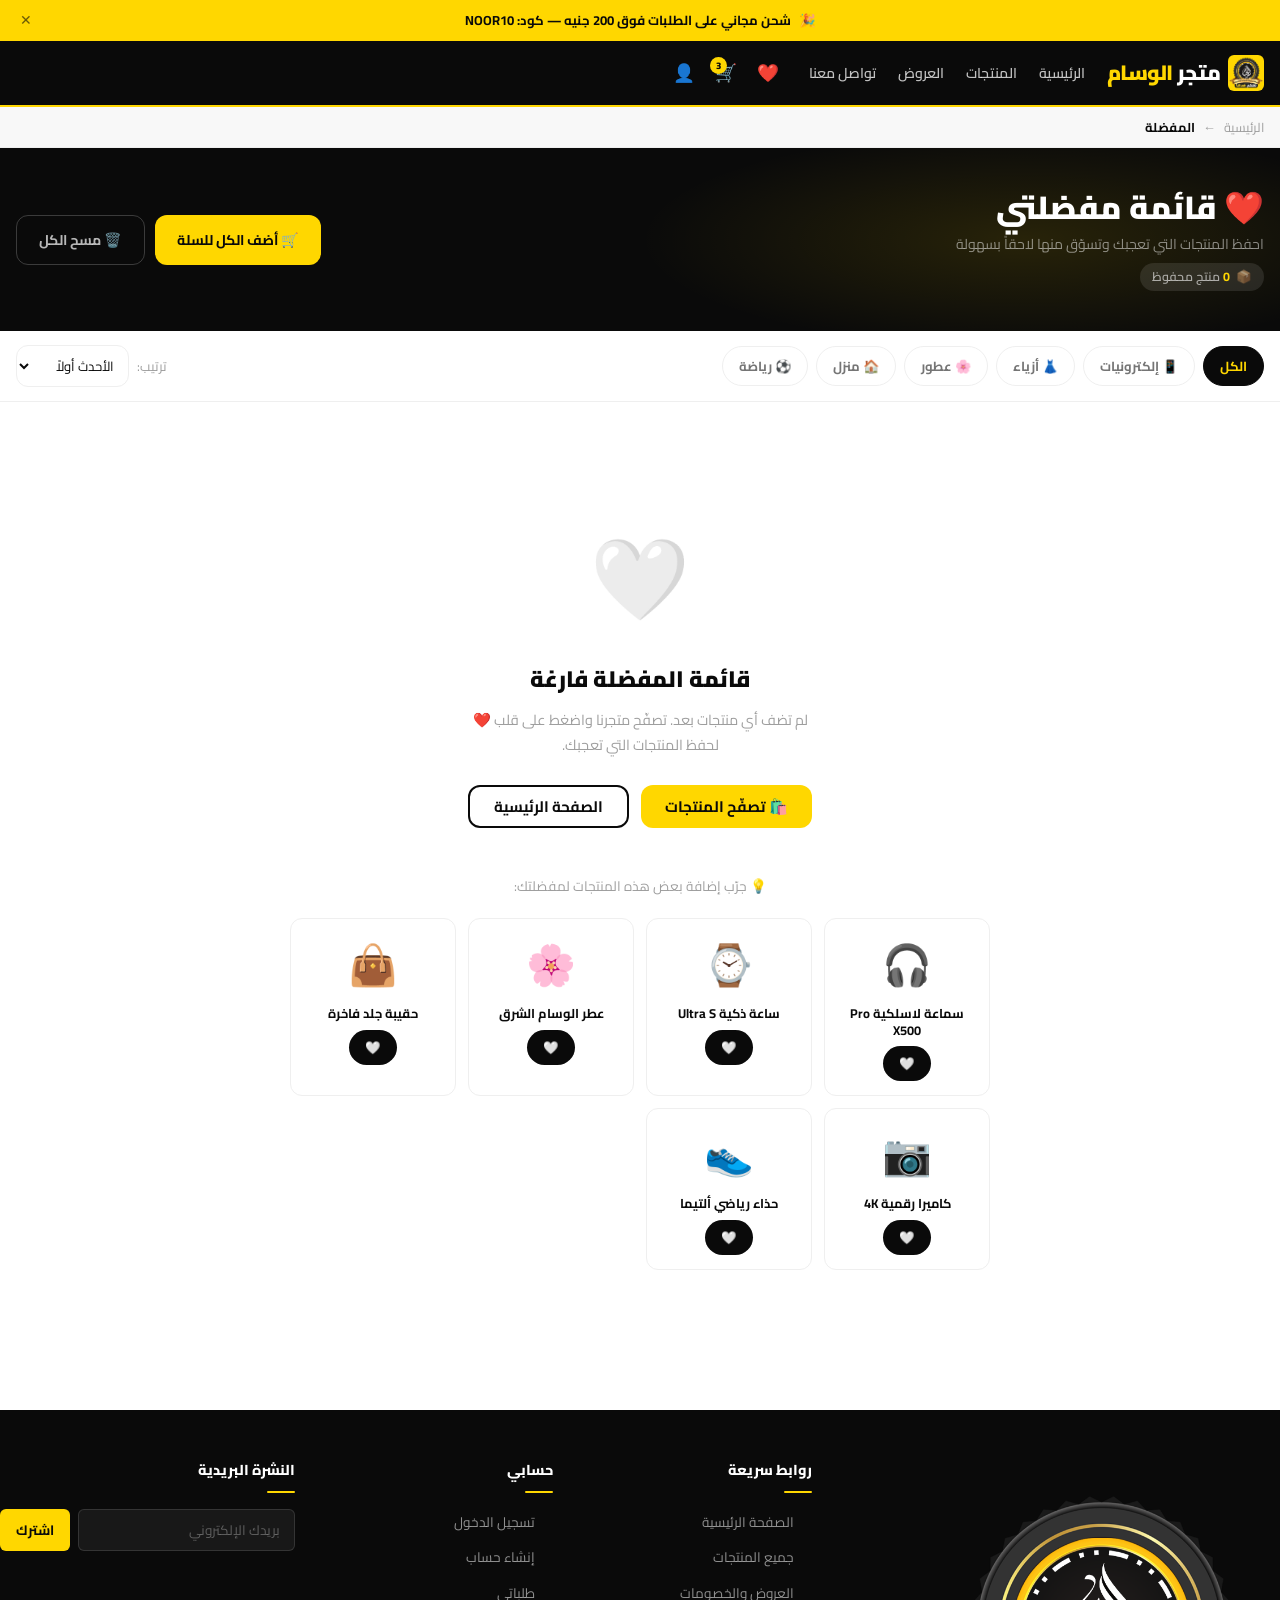
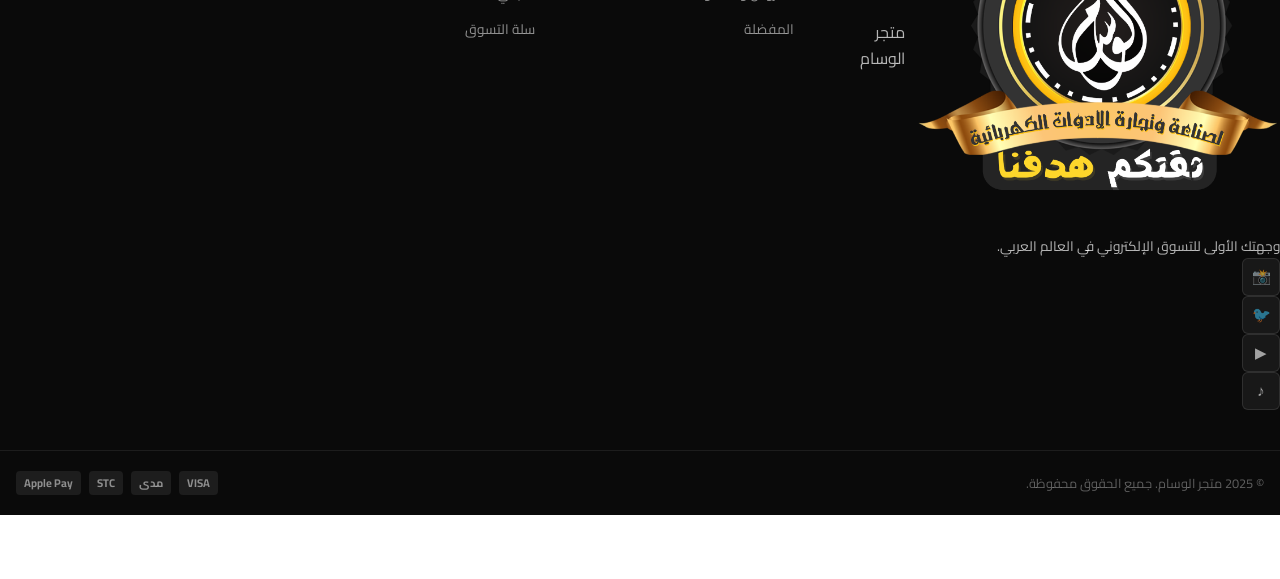
<file: wishlist.html>
<!DOCTYPE html>
<html lang="ar" dir="rtl">
<head>
  <meta charset="UTF-8" />
  <meta name="viewport" content="width=device-width, initial-scale=1.0" />
  <meta name="description" content="قائمة مفضلتك في متجر الوسام" />
  <title>متجر الوسام | المفضلة</title>
  <link rel="preconnect" href="https://fonts.googleapis.com" />
  <link rel="preconnect" href="https://fonts.gstatic.com" crossorigin />
  <link href="https://fonts.googleapis.com/css2?family=Cairo:wght@400;600;700;800;900&family=Tajawal:wght@400;500;700;800&display=swap" rel="stylesheet" />
  <link rel="stylesheet" href="css/style.css" />
</head>
<body class="wishlist-page-body">

  <!-- PROMO BANNER -->
  <div class="promo-banner" role="banner">
    <span>🎉</span>
    <span>شحن مجاني على الطلبات فوق <strong>200 جنيه</strong> — كود: <strong>NOOR10</strong></span>
    <button class="close-promo" aria-label="إغلاق">✕</button>
  </div>

  <!-- NAVBAR -->
  <nav class="navbar" role="navigation" aria-label="التنقل الرئيسي">
    <div class="navbar-inner">
      <div class="navbar-row1">
        <button class="hamburger-btn" aria-label="فتح القائمة" aria-expanded="false"><span></span><span></span><span></span></button>
        <a href="index.html" class="navbar-logo"><div class="logo-icon"><img src="./image/ELWSAM-LOGO2020.png" alt=""></div><span class="logo-text">متجر <span>الوسام</span></span></a>
        <div class="navbar-links">
          <a href="index.html">الرئيسية</a>
          <a href="products.html">المنتجات</a>
          <a href="#">العروض</a>
          <a href="#">تواصل معنا</a>
        </div>
        <div class="navbar-actions">
          <a href="wishlist.html" class="nav-icon-btn active" aria-label="المفضلة">❤️<span class="nav-badge wishlist-count" style="display:none">0</span></a>
          <a href="cart.html" class="nav-icon-btn" aria-label="السلة">🛒<span class="nav-badge cart-count" style="display:none">0</span></a>
          <a href="login.html" class="nav-icon-btn" aria-label="حسابي">👤</a>
        </div>
      </div>
      <div class="navbar-row2">
       
      </div>
    </div>
  </nav>

  <!-- MOBILE MENU -->
  <div class="mobile-menu-overlay" aria-hidden="true"></div>
  <aside class="mobile-menu" role="dialog" aria-label="القائمة">
    <button class="mobile-menu-close" aria-label="إغلاق القائمة">✕</button>
    <nav class="mobile-menu-links">
      <a href="index.html"><span class="link-icon">🏠</span>الرئيسية</a>
      <a href="products.html"><span class="link-icon">🛍️</span>جميع المنتجات</a>
      <a href="#"><span class="link-icon">🏷️</span>العروض والخصومات</a>
      <div class="mobile-menu-divider"></div>
      <a href="wishlist.html" class="active"><span class="link-icon">❤️</span>المفضلة</a>
      <a href="cart.html"><span class="link-icon">🛒</span>سلة التسوق</a>
      <div class="mobile-menu-divider"></div>
      <a href="login.html"><span class="link-icon">👤</span>تسجيل الدخول</a>
      <a href="register.html"><span class="link-icon">✍️</span>إنشاء حساب</a>
    </nav>
  </aside>

  <!-- BREADCRUMB -->
  <div style="background:var(--color-gray-100);padding:10px 0;border-bottom:1px solid var(--color-gray-200)">
    <div class="container" style="font-size:0.8rem;color:var(--color-gray-500);display:flex;align-items:center;gap:8px">
      <a href="index.html" style="color:var(--color-gray-500)">الرئيسية</a>
      <span>←</span>
      <span style="color:var(--color-black);font-weight:700">المفضلة</span>
    </div>
  </div>

  <!-- HERO -->
  <div class="wishlist-page-hero">
    <div class="container">
      <div class="wishlist-hero-text">
        <h1>❤️ قائمة مفضلتي</h1>
        <p>احفظ المنتجات التي تعجبك وتسوّق منها لاحقاً بسهولة</p>
        <div class="wishlist-count-pill">
          <span>📦</span>
          <span><strong class="wishlist-total-count">0</strong> منتج محفوظ</span>
        </div>
      </div>
      <div class="wishlist-hero-actions">
        <button class="wishlist-hero-btn wishlist-hero-btn-primary" id="addAllToCart">🛒 أضف الكل للسلة</button>
        <button class="wishlist-hero-btn wishlist-hero-btn-outline" id="clearWishlist">🗑️ مسح الكل</button>
      </div>
    </div>
  </div>

  <!-- FILTER BAR -->
  <div class="wishlist-filter-bar">
    <div class="container">
      <div class="wishlist-filter-inner">
        <div class="wishlist-categories" role="group" aria-label="تصفية حسب التصنيف">
          <button class="wcat-btn active" data-cat="all">الكل</button>
          <button class="wcat-btn" data-cat="إلكترونيات">📱 إلكترونيات</button>
          <button class="wcat-btn" data-cat="أزياء">👗 أزياء</button>
          <button class="wcat-btn" data-cat="عطور">🌸 عطور</button>
          <button class="wcat-btn" data-cat="منزل">🏠 منزل</button>
          <button class="wcat-btn" data-cat="رياضة">⚽ رياضة</button>
        </div>
        <div class="wishlist-sort-wrap">
          <span>ترتيب:</span>
          <select class="wishlist-sort-select" id="wishlistSort">
            <option value="newest">الأحدث أولاً</option>
            <option value="price_asc">السعر: الأقل</option>
            <option value="price_desc">السعر: الأعلى</option>
            <option value="name">الاسم</option>
          </select>
        </div>
      </div>
    </div>
  </div>

  <!-- MAIN CONTENT -->
  <main class="wishlist-main wishlist-page">
    <div class="container">

      <!-- Empty State -->
      <div class="wishlist-empty" id="wishlistEmpty">
        <span class="wishlist-empty-icon">🤍</span>
        <div class="wishlist-empty-title">قائمة المفضلة فارغة</div>
        <div class="wishlist-empty-desc">لم تضف أي منتجات بعد. تصفّح متجرنا واضغط على قلب ❤️ لحفظ المنتجات التي تعجبك.</div>
        <div style="display:flex;gap:12px;justify-content:center;flex-wrap:wrap">
          <a href="products.html" class="btn btn-primary">🛍️ تصفّح المنتجات</a>
          <a href="index.html" class="btn btn-outline">الصفحة الرئيسية</a>
        </div>

        <!-- Demo Products to add -->
        <div style="margin-top:48px">
          <p style="font-size:0.85rem;color:var(--color-gray-500);margin-bottom:20px">💡 جرّب إضافة بعض هذه المنتجات لمفضلتك:</p>
          <div style="display:grid;grid-template-columns:repeat(auto-fill,minmax(160px,1fr));gap:12px;max-width:700px;margin:0 auto" id="demoProductsGrid">
            <!-- Populated by JS -->
          </div>
        </div>
      </div>

      <!-- Wishlist Grid -->
      <div class="wishlist-grid" id="wishlistGrid" style="display:none"></div>

    </div>
  </main>

  <!-- STICKY ADD-ALL BAR -->
  <div class="wishlist-sticky-bar" style="display:none">
    <div class="wl-sticky-text" id="wlStickyText"><strong>0 منتج</strong> في مفضلتك</div>
    <button class="wl-sticky-btn" id="addAllToCartSticky">🛒 أضف الكل للسلة</button>
  </div>

  <!-- SHARE MODAL -->
  <div class="wl-share-modal" id="wlShareModal" role="dialog" aria-modal="true">
    <div class="wl-share-modal-overlay" id="wlShareModalOverlay"></div>
    <div class="wl-share-modal-box">
      <button class="wl-share-close" id="wlShareClose">✕</button>
      <div class="wl-share-modal-title">🔗 مشاركة قائمة المفضلة</div>
      <div class="wl-share-link-wrap">
        <input class="wl-share-link-input" type="text" id="wlShareLinkInput" readonly />
        <button class="wl-share-copy-btn" id="wlCopyLink">نسخ</button>
      </div>
      <div style="display:flex;gap:10px;justify-content:center;flex-wrap:wrap">
        <button style="padding:10px 20px;background:#25D366;color:white;border:none;border-radius:8px;cursor:pointer;font-family:var(--font-main);font-weight:700">💬 واتساب</button>
        <button style="padding:10px 20px;background:#1877F2;color:white;border:none;border-radius:8px;cursor:pointer;font-family:var(--font-main);font-weight:700">📘 فيسبوك</button>
        <button style="padding:10px 20px;background:#000;color:white;border:none;border-radius:8px;cursor:pointer;font-family:var(--font-main);font-weight:700">✖ تويتر</button>
      </div>
    </div>
  </div>

  <!-- FOOTER -->
  <footer class="footer">
    <div class="footer-inner">
      <div class="footer-grid">
        <div>
          <a href="index.html" class="footer-logo"><div class="footer-logo-icon"><img src="./image/ELWSAM-LOGO2020.png" alt=""></div><span>متجر <span>الوسام</span></span></a>
          <p class="footer-desc">وجهتك الأولى للتسوق الإلكتروني في العالم العربي.</p>
          <div class="footer-social">
            <a href="#" class="social-btn" aria-label="إنستغرام">📸</a>
            <a href="#" class="social-btn" aria-label="تويتر">🐦</a>
            <a href="#" class="social-btn" aria-label="يوتيوب">▶</a>
            <a href="#" class="social-btn" aria-label="تيك توك">♪</a>
          </div>
        </div>
        <div>
          <h3 class="footer-col-title">روابط سريعة</h3>
          <ul class="footer-links">
            <li><a href="index.html">الصفحة الرئيسية</a></li>
            <li><a href="products.html">جميع المنتجات</a></li>
            <li><a href="#">العروض والخصومات</a></li>
            <li><a href="wishlist.html">المفضلة</a></li>
          </ul>
        </div>
        <div>
          <h3 class="footer-col-title">حسابي</h3>
          <ul class="footer-links">
            <li><a href="login.html">تسجيل الدخول</a></li>
            <li><a href="register.html">إنشاء حساب</a></li>
            <li><a href="profile.html">طلباتي</a></li>
            <li><a href="cart.html">سلة التسوق</a></li>
          </ul>
        </div>
        <div>
          <h3 class="footer-col-title">النشرة البريدية</h3>
          <div class="footer-newsletter">
            <input type="email" placeholder="بريدك الإلكتروني" aria-label="البريد الإلكتروني" />
            <button type="button">اشترك</button>
          </div>
        </div>
      </div>
    </div>
    <div class="footer-bottom">
      <p>© 2025 متجر الوسام. جميع الحقوق محفوظة.</p>
      <div class="footer-payments">
        <span class="payment-icon">VISA</span>
        <span class="payment-icon">مدى</span>
        <span class="payment-icon">STC</span>
        <span class="payment-icon">Apple Pay</span>
      </div>
    </div>
  </footer>

  <!-- BOTTOM NAV -->
  <nav class="bottom-nav" aria-label="التنقل السفلي">
    <a href="index.html" aria-label="الرئيسية"><span class="icon">🏠</span>الرئيسية</a>
    <a href="products.html" aria-label="المنتجات"><span class="icon">🛍️</span>المنتجات</a>
    <a href="#" aria-label="بحث" onclick="openSearch();return false"><span class="icon">🔍</span>بحث</a>
    <a href="wishlist.html" class="active" aria-label="المفضلة"><span class="icon">❤️</span>المفضلة</a>
    <a href="cart.html" aria-label="السلة">
      <span class="icon">🛒</span>السلة
      <span class="bnav-badge cart-count" style="display:none">0</span>
    </a>
  </nav>

  <script src="js/main.js"></script>
  <script>
    // Demo products for empty state
    const demoProducts = [
      { id: 'demo1', name: 'سماعة لاسلكية Pro X500', price: 249, oldPrice: 349, emoji: '🎧', category: 'إلكترونيات', rating: 4.8, reviews: 128 },
      { id: 'demo2', name: 'ساعة ذكية Ultra S', price: 899, oldPrice: 1199, emoji: '⌚', category: 'إلكترونيات', rating: 4.7, reviews: 94 },
      { id: 'demo3', name: 'عطر الوسام الشرق', price: 199, emoji: '🌸', category: 'عطور', rating: 4.9, reviews: 210 },
      { id: 'demo4', name: 'حقيبة جلد فاخرة', price: 349, oldPrice: 480, emoji: '👜', category: 'أزياء', rating: 4.6, reviews: 67 },
      { id: 'demo5', name: 'كاميرا رقمية 4K', price: 1299, emoji: '📷', category: 'إلكترونيات', rating: 4.8, reviews: 43 },
      { id: 'demo6', name: 'حذاء رياضي ألتيما', price: 279, oldPrice: 380, emoji: '👟', category: 'رياضة', rating: 4.5, reviews: 155 },
    ];

    const grid = document.getElementById('demoProductsGrid');
    if (grid) {
      grid.innerHTML = demoProducts.map(p => `
        <div style="background:white;border:1.5px solid var(--color-gray-200);border-radius:12px;padding:14px;text-align:center;cursor:pointer;transition:all 0.2s"
          data-product-id="${p.id}" data-product-name="${p.name}" data-product-price="${p.price}" data-product-emoji="${p.emoji}" data-product-category="${p.category}" data-product-old-price="${p.oldPrice||''}" data-product-rating="${p.rating}" data-product-reviews="${p.reviews}">
          <div style="font-size:2.5rem;margin-bottom:8px">${p.emoji}</div>
          <div style="font-size:0.8rem;font-weight:700;color:var(--color-black);margin-bottom:8px;line-height:1.3">${p.name}</div>
          <button data-action="wishlist" data-product-id="${p.id}" style="padding:6px 16px;background:var(--color-black);color:var(--color-primary);border:none;border-radius:20px;font-size:0.78rem;font-weight:700;cursor:pointer;font-family:var(--font-main)">+ أضف للمفضلة</button>
        </div>
      `).join('');
    }

    // Sticky add-all
    document.getElementById('addAllToCartSticky')?.addEventListener('click', () => {
      document.getElementById('addAllToCart')?.click();
    });

    // Sort handler
    document.getElementById('wishlistSort')?.addEventListener('change', function() {
      const items = Store.wishlistItems;
      if (this.value === 'price_asc') items.sort((a,b) => a.price - b.price);
      else if (this.value === 'price_desc') items.sort((a,b) => b.price - a.price);
      else if (this.value === 'name') items.sort((a,b) => a.name.localeCompare(b.name, 'ar'));
      else items.sort((a,b) => (b.addedAt||0) - (a.addedAt||0));
      WishlistPage.render();
    });
  </script>
</body>
</html>
</file>
<file: css/style.css>
/* ============================================
   متجر نور - Arabic E-Commerce Template
   Author: ThemeForest Ready
   Direction: RTL
   ============================================ */

/* ============ CSS Variables ============ */
:root {
  --color-primary: #FFD700;
  --color-primary-dark: #e6c200;
  --color-primary-light: #fff4b3;
  --color-black: #0a0a0a;
  --color-white: #ffffff;
  --color-gray-100: #f8f8f8;
  --color-gray-200: #efefef;
  --color-gray-300: #e0e0e0;
  --color-gray-400: #bdbdbd;
  --color-gray-500: #9e9e9e;
  --color-gray-600: #757575;
  --color-gray-700: #424242;
  --color-gray-800: #212121;
  --color-success: #22c55e;
  --color-danger: #ef4444;
  --color-warning: #f59e0b;

  --font-main: 'Cairo', 'Tajawal', sans-serif;

  --shadow-sm: 0 1px 3px rgba(0,0,0,0.08);
  --shadow-md: 0 4px 16px rgba(0,0,0,0.10);
  --shadow-lg: 0 8px 32px rgba(0,0,0,0.14);
  --shadow-xl: 0 16px 48px rgba(0,0,0,0.18);

  --radius-sm: 6px;
  --radius-md: 12px;
  --radius-lg: 20px;
  --radius-full: 999px;

  --transition: 0.25s cubic-bezier(0.4,0,0.2,1);
  --transition-fast: 0.15s ease;

  --navbar-height: 108px; /* mobile: row1(64) + row2(44) */
  --bottom-nav-height: 64px;
  --container-max: 1280px;
  --container-padding: 16px;
}

/* ============ Reset & Base ============ */
*, *::before, *::after {
  box-sizing: border-box;
  margin: 0;
  padding: 0;
}

html {
  direction: rtl;
  font-size: 16px;
  scroll-behavior: smooth;
  -webkit-text-size-adjust: 100%;
}

body {
  font-family: var(--font-main);
  background: var(--color-white);
  color: var(--color-black);
  line-height: 1.6;
  overflow-x: hidden;
  padding-bottom: var(--bottom-nav-height);
}

@media (min-width: 768px) {
  body {
    padding-bottom: 0;
  }
}

img {
  max-width: 100%;
  display: block;
}

a {
  text-decoration: none;
  color: inherit;
}

ul, ol {
  list-style: none;
}

button {
  cursor: pointer;
  border: none;
  background: none;
  font-family: var(--font-main);
}

input, select, textarea {
  font-family: var(--font-main);
  outline: none;
}

/* ============ Container ============ */
.container {
  width: 100%;
  max-width: var(--container-max);
  margin: 0 auto;
  padding: 0 var(--container-padding);
}

/* ============ Typography ============ */
h1 { font-size: clamp(1.6rem, 5vw, 2.8rem); font-weight: 800; line-height: 1.2; }
h2 { font-size: clamp(1.3rem, 4vw, 2rem); font-weight: 700; line-height: 1.3; }
h3 { font-size: clamp(1.1rem, 3vw, 1.4rem); font-weight: 700; }
h4 { font-size: 1rem; font-weight: 600; }

/* ============ Navbar ============ */
.navbar {
  position: sticky;
  top: 0;
  z-index: 100;
  background: var(--color-black);
  border-bottom: 2px solid var(--color-primary);
}

/* Two-row layout on mobile, single row on desktop */
.navbar-inner {
  width: 100%;
  max-width: var(--container-max);
  margin: 0 auto;
  padding: 0 var(--container-padding);
  display: flex;
  flex-wrap: wrap;
  align-items: center;
  gap: 0;
}

/* Row 1: hamburger + logo + actions */
.navbar-row1 {
  display: flex;
  align-items: center;
  width: 100%;
  height: var(--navbar-height);
  gap: 8px;
}

/* Row 2: search (mobile only) */
.navbar-row2 {
  display: flex;
  width: 100%;
  padding: 8px 0 10px;
}

@media (min-width: 768px) {
  .navbar-inner {
    flex-wrap: nowrap;
    height: var(--navbar-height);
    gap: 12px;
  }
  .navbar-row1 {
    width: auto;
    flex: 0 0 auto;
    height: auto;
    gap: 12px;
  }
  .navbar-row2 {
    flex: 1;
    padding: 0;
    min-width: 0;
  }
}

/* Logo */
.navbar-logo {
  display: flex;
  align-items: center;
  gap: 8px;
  flex-shrink: 0;
  margin-left: auto; /* push to center on mobile between hamburger and actions */
}

@media (min-width: 768px) {
  .navbar-logo { margin-left: 0; }
}

.navbar-logo .logo-icon {
  width: 36px;
  height: 36px;
  background: var(--color-primary);
  border-radius: var(--radius-sm);
  display: flex;
  align-items: center;
  justify-content: center;
  font-size: 1.2rem;
  flex-shrink: 0;
}

.navbar-logo .logo-text {
  font-size: 1.3rem;
  font-weight: 900;
  color: var(--color-white);
  letter-spacing: -0.5px;
  white-space: nowrap;
}

.navbar-logo .logo-text span {
  color: var(--color-primary);
}

/* Search */
.navbar-search {
  width: 100%;
  min-width: 0;
}

.search-box {
  position: relative;
  width: 100%;
}

.search-box input {
  width: 100%;
  height: 38px;
  background: rgba(255,255,255,0.1);
  border: 1.5px solid rgba(255,255,255,0.15);
  border-radius: var(--radius-full);
  color: var(--color-white);
  padding: 0 40px 0 16px;
  font-size: 0.88rem;
  font-family: var(--font-main);
  transition: var(--transition);
}

.search-box input::placeholder {
  color: rgba(255,255,255,0.4);
}

.search-box input:focus {
  border-color: var(--color-primary);
  background: rgba(255,215,0,0.08);
  outline: none;
}

.search-box .search-btn {
  position: absolute;
  left: 10px;
  top: 50%;
  transform: translateY(-50%);
  color: rgba(255,255,255,0.5);
  font-size: 1rem;
  transition: var(--transition-fast);
  padding: 4px;
  background: none;
  border: none;
  cursor: pointer;
  line-height: 1;
}

.search-box:focus-within .search-btn {
  color: var(--color-primary);
}

/* Navbar Actions */
.navbar-actions {
  display: flex;
  align-items: center;
  gap: 2px;
  flex-shrink: 0;
  margin-right: auto; /* align to end on mobile */
}

@media (min-width: 768px) {
  .navbar-actions {
    margin-right: 0;
    gap: 4px;
  }
}

.nav-icon-btn {
  width: 38px;
  height: 38px;
  display: flex;
  align-items: center;
  justify-content: center;
  border-radius: var(--radius-sm);
  color: var(--color-white);
  font-size: 1.1rem;
  position: relative;
  transition: var(--transition-fast);
}

.nav-icon-btn:hover {
  background: rgba(255,255,255,0.1);
  color: var(--color-primary);
}

.nav-badge {
  position: absolute;
  top: 3px;
  left: 3px;
  min-width: 17px;
  height: 17px;
  background: var(--color-primary);
  color: var(--color-black);
  border-radius: var(--radius-full);
  font-size: 0.6rem;
  font-weight: 800;
  display: flex;
  align-items: center;
  justify-content: center;
  padding: 0 3px;
}

/* Hamburger */
.hamburger-btn {
  width: 38px;
  height: 38px;
  display: flex;
  flex-direction: column;
  align-items: center;
  justify-content: center;
  gap: 5px;
  border-radius: var(--radius-sm);
  color: var(--color-white);
  transition: var(--transition-fast);
  flex-shrink: 0;
}

.hamburger-btn:hover {
  background: rgba(255,255,255,0.1);
}

.hamburger-btn span {
  display: block;
  width: 20px;
  height: 2px;
  background: currentColor;
  border-radius: 2px;
  transition: var(--transition);
  transform-origin: center;
}

.hamburger-btn.active span:nth-child(1) {
  transform: translateY(7px) rotate(45deg);
}
.hamburger-btn.active span:nth-child(2) {
  opacity: 0;
  transform: scaleX(0);
}
.hamburger-btn.active span:nth-child(3) {
  transform: translateY(-7px) rotate(-45deg);
}

/* Desktop nav links */
.navbar-links {
  display: none;
  flex-shrink: 0;
}

@media (min-width: 768px) {
  :root {
    --navbar-height: 64px; /* single row on desktop */
  }
  .navbar-links { display: flex; align-items: center; gap: 2px; }
  .navbar-links a { color: rgba(255,255,255,0.75); font-size: 0.88rem; font-weight: 600; padding: 6px 10px; border-radius: var(--radius-sm); transition: var(--transition-fast); white-space: nowrap; }
  .navbar-links a:hover, .navbar-links a.active { color: var(--color-primary); background: rgba(255,215,0,0.1); }
  .hamburger-btn { display: none; }
}

/* ============ Mobile Menu Overlay ============ */
.mobile-menu {
  display: block;
  position: fixed;
  top: 0;
  right: -100%;
  width: min(320px, 100vw);
  height: 100vh;
  background: var(--color-black);
  z-index: 200;
  transition: right var(--transition);
  padding: 80px 24px 32px;
  overflow-y: auto;
  box-shadow: var(--shadow-xl);
}

.mobile-menu.open {
  right: 0;
}

.mobile-menu-overlay {
  display: none;
  position: fixed;
  inset: 0;
  background: rgba(0,0,0,0.5);
  z-index: 199;
  backdrop-filter: blur(4px);
}

.mobile-menu-overlay.open {
  display: block;
}

.mobile-menu-close {
  position: absolute;
  top: 16px;
  right: 16px;
  width: 40px;
  height: 40px;
  display: flex;
  align-items: center;
  justify-content: center;
  color: var(--color-white);
  font-size: 1.3rem;
  border-radius: var(--radius-sm);
  transition: var(--transition-fast);
}

.mobile-menu-close:hover {
  background: rgba(255,255,255,0.1);
  color: var(--color-primary);
}

.mobile-menu-links {
  display: flex;
  flex-direction: column;
  gap: 4px;
}

.mobile-menu-links a {
  display: flex;
  align-items: center;
  gap: 12px;
  color: rgba(255,255,255,0.8);
  font-size: 1rem;
  font-weight: 600;
  padding: 14px 16px;
  border-radius: var(--radius-md);
  transition: var(--transition-fast);
  border: 1px solid transparent;
}

.mobile-menu-links a:hover,
.mobile-menu-links a.active {
  background: rgba(255,215,0,0.1);
  color: var(--color-primary);
  border-color: rgba(255,215,0,0.2);
}

.mobile-menu-links a .link-icon {
  width: 36px;
  height: 36px;
  background: rgba(255,255,255,0.05);
  border-radius: var(--radius-sm);
  display: flex;
  align-items: center;
  justify-content: center;
  font-size: 1rem;
}

.mobile-menu-divider {
  height: 1px;
  background: rgba(255,255,255,0.08);
  margin: 12px 0;
}

/* ============ Bottom Navigation (Mobile) ============ */
.bottom-nav {
  position: fixed;
  bottom: 0;
  right: 0;
  left: 0;
  height: var(--bottom-nav-height);
  background: var(--color-black);
  border-top: 2px solid var(--color-primary);
  display: flex;
  align-items: center;
  z-index: 90;
  padding: 0 8px;
}

.bottom-nav a {
  flex: 1;
  display: flex;
  flex-direction: column;
  align-items: center;
  justify-content: center;
  gap: 4px;
  color: rgba(255,255,255,0.5);
  font-size: 0.65rem;
  font-weight: 600;
  padding: 8px 4px;
  border-radius: var(--radius-sm);
  transition: var(--transition-fast);
  position: relative;
}

.bottom-nav a .icon {
  font-size: 1.2rem;
  line-height: 1;
}

.bottom-nav a.active,
.bottom-nav a:hover {
  color: var(--color-primary);
}

.bottom-nav a.active .icon {
  transform: scale(1.1);
}

.bottom-nav a .bnav-badge {
  position: absolute;
  top: 6px;
  left: 50%;
  transform: translateX(4px);
  min-width: 16px;
  height: 16px;
  background: var(--color-primary);
  color: var(--color-black);
  border-radius: var(--radius-full);
  font-size: 0.6rem;
  font-weight: 800;
  display: flex;
  align-items: center;
  justify-content: center;
  padding: 0 3px;
}

@media (min-width: 768px) {
  .bottom-nav { display: none; }
}

/* ============ Section Header ============ */
.section-header {
  display: flex;
  align-items: center;
  justify-content: space-between;
  margin-bottom: 24px;
  gap: 12px;
}

.section-title {
  position: relative;
  padding-right: 16px;
}

.section-title::before {
  content: '';
  position: absolute;
  right: 0;
  top: 50%;
  transform: translateY(-50%);
  width: 4px;
  height: 70%;
  background: var(--color-primary);
  border-radius: 4px;
}

.section-title h2 {
  font-size: clamp(1.1rem, 3.5vw, 1.5rem);
}

.section-title p {
  font-size: 0.85rem;
  color: var(--color-gray-500);
  margin-top: 2px;
}

.view-all-btn {
  display: inline-flex;
  align-items: center;
  gap: 6px;
  font-size: 0.85rem;
  font-weight: 700;
  color: var(--color-black);
  border: 1.5px solid var(--color-gray-300);
  padding: 8px 16px;
  border-radius: var(--radius-full);
  transition: var(--transition-fast);
  white-space: nowrap;
  flex-shrink: 0;
}

.view-all-btn:hover {
  background: var(--color-primary);
  border-color: var(--color-primary);
  color: var(--color-black);
}

/* ============ Buttons ============ */
.btn {
  display: inline-flex;
  align-items: center;
  justify-content: center;
  gap: 8px;
  padding: 12px 24px;
  border-radius: var(--radius-md);
  font-family: var(--font-main);
  font-weight: 700;
  font-size: 0.95rem;
  transition: var(--transition);
  cursor: pointer;
  border: none;
  line-height: 1;
}

.btn-primary {
  background: var(--color-primary);
  color: var(--color-black);
}

.btn-primary:hover {
  background: var(--color-primary-dark);
  transform: translateY(-1px);
  box-shadow: 0 4px 16px rgba(255,215,0,0.4);
}

.btn-black {
  background: var(--color-black);
  color: var(--color-white);
}

.btn-black:hover {
  background: var(--color-gray-800);
  transform: translateY(-1px);
  box-shadow: var(--shadow-md);
}

.btn-outline {
  background: transparent;
  color: var(--color-black);
  border: 2px solid var(--color-black);
}

.btn-outline:hover {
  background: var(--color-black);
  color: var(--color-white);
}

.btn-outline-white {
  background: transparent;
  color: var(--color-white);
  border: 2px solid rgba(255,255,255,0.4);
}

.btn-outline-white:hover {
  background: var(--color-white);
  color: var(--color-black);
  border-color: var(--color-white);
}

.btn-sm {
  padding: 8px 16px;
  font-size: 0.85rem;
}

.btn-lg {
  padding: 15px 32px;
  font-size: 1.05rem;
}

.btn-full {
  width: 100%;
}

.btn-icon {
  width: 44px;
  height: 44px;
  padding: 0;
  border-radius: var(--radius-sm);
}

/* ============ Hero Section ============ */
.hero {
  background: var(--color-black);
  min-height: min(520px, 85vw);
  display: flex;
  align-items: stretch;
  position: relative;
  overflow: hidden;
}

.hero-bg-pattern {
  position: absolute;
  inset: 0;
  background-image:
    radial-gradient(circle at 20% 50%, rgba(255,215,0,0.12) 0%, transparent 50%),
    radial-gradient(circle at 80% 20%, rgba(255,215,0,0.06) 0%, transparent 40%);
  pointer-events: none;
}

.hero-grid-overlay {
  position: absolute;
  inset: 0;
  background-image:
    linear-gradient(rgba(255,255,255,0.03) 1px, transparent 1px),
    linear-gradient(90deg, rgba(255,255,255,0.03) 1px, transparent 1px);
  background-size: 40px 40px;
  pointer-events: none;
}

.hero-inner {
  display: flex;
  flex-direction: column;
  width: 100%;
  position: relative;
  z-index: 2;
}

.hero-content {
  padding: 48px var(--container-padding) 32px;
  flex: 1;
  display: flex;
  flex-direction: column;
  justify-content: center;
  max-width: var(--container-max);
  margin: 0 auto;
  width: 100%;
}

.hero-badge {
  display: inline-flex;
  align-items: center;
  gap: 6px;
  background: rgba(255,215,0,0.15);
  color: var(--color-primary);
  border: 1px solid rgba(255,215,0,0.3);
  padding: 6px 14px;
  border-radius: var(--radius-full);
  font-size: 0.8rem;
  font-weight: 700;
  margin-bottom: 20px;
  width: fit-content;
}

.hero-title {
  color: var(--color-white);
  margin-bottom: 16px;
}

.hero-title .highlight {
  color: var(--color-primary);
  position: relative;
}

.hero-subtitle {
  color: rgba(255,255,255,0.6);
  font-size: clamp(0.9rem, 2.5vw, 1.1rem);
  margin-bottom: 32px;
  max-width: 500px;
  line-height: 1.7;
}

.hero-actions {
  display: flex;
  gap: 12px;
  flex-wrap: wrap;
}

.hero-stats {
  display: flex;
  gap: 24px;
  padding: 20px var(--container-padding) 24px;
  border-top: 1px solid rgba(255,255,255,0.08);
  max-width: var(--container-max);
  margin: 0 auto;
  width: 100%;
}

.hero-stat {
  display: flex;
  flex-direction: column;
  gap: 2px;
}

.hero-stat .stat-num {
  font-size: 1.4rem;
  font-weight: 900;
  color: var(--color-primary);
  line-height: 1;
}

.hero-stat .stat-label {
  font-size: 0.75rem;
  color: rgba(255,255,255,0.5);
  font-weight: 600;
}

@media (min-width: 768px) {
  .hero {
    min-height: 560px;
  }

  .hero-inner {
    flex-direction: row;
    align-items: center;
  }

  .hero-content {
    padding: 80px 48px;
    flex: 1;
  }

  .hero-image-side {
    flex: 0 0 45%;
    display: flex;
    align-items: center;
    justify-content: center;
    padding: 40px;
  }

  .hero-stats {
    flex-direction: column;
    border-top: none;
    border-right: 1px solid rgba(255,255,255,0.08);
    padding: 40px 32px;
    gap: 32px;
    flex: 0 0 180px;
  }
}

/* Hero Image Placeholder */
.hero-img-placeholder {
  width: 100%;
  max-width: 400px;
  aspect-ratio: 1;
  background: rgba(255,255,255,0.04);
  border-radius: var(--radius-lg);
  border: 1px solid rgba(255,255,255,0.08);
  display: flex;
  align-items: center;
  justify-content: center;
  font-size: 5rem;
  position: relative;
  overflow: hidden;
}

.hero-img-placeholder::before {
  content: '';
  position: absolute;
  inset: 0;
  background: radial-gradient(circle at center, rgba(255,215,0,0.1), transparent 70%);
}

/* ============ Promo Banner ============ */
.promo-banner {
  background: var(--color-primary);
  padding: 10px var(--container-padding);
  text-align: center;
  font-size: 0.82rem;
  font-weight: 700;
  color: var(--color-black);
  display: flex;
  align-items: center;
  justify-content: center;
  gap: 8px;
  position: relative;
  overflow: hidden;
}

.promo-banner .close-promo {
  position: absolute;
  left: 16px;
  font-size: 0.9rem;
  opacity: 0.6;
  cursor: pointer;
  background: none;
  border: none;
  color: var(--color-black);
  padding: 4px;
  line-height: 1;
}

.promo-banner .close-promo:hover { opacity: 1; }

/* ============ Categories ============ */
.categories-section {
  padding: 48px 0;
}

.categories-grid {
  display: grid;
  grid-template-columns: repeat(2, 1fr);
  gap: 12px;
}

@media (min-width: 480px) {
  .categories-grid {
    grid-template-columns: repeat(3, 1fr);
  }
}

@media (min-width: 768px) {
  .categories-grid {
    grid-template-columns: repeat(4, 1fr);
    gap: 16px;
  }
}

@media (min-width: 1024px) {
  .categories-grid {
    grid-template-columns: repeat(6, 1fr);
  }
}

.category-card {
  background: var(--color-gray-100);
  border-radius: var(--radius-md);
  padding: 20px 12px;
  text-align: center;
  cursor: pointer;
  transition: var(--transition);
  border: 2px solid transparent;
  display: flex;
  flex-direction: column;
  align-items: center;
  gap: 10px;
  text-decoration: none;
  color: inherit;
}

.category-card:hover {
  border-color: var(--color-primary);
  background: var(--color-primary-light);
  transform: translateY(-2px);
  box-shadow: var(--shadow-md);
}

.category-card.active {
  border-color: var(--color-primary);
  background: var(--color-primary);
}

.category-card.active .cat-name {
  color: var(--color-black);
}

.cat-icon {
  width: 135px;
  height: 135px;
  background: var(--color-white);
  border-radius: var(--radius-md);
  display: flex;
  align-items: center;
  justify-content: center;
  font-size: 1.6rem;
  box-shadow: var(--shadow-sm);
  transition: var(--transition);
}

.category-card:hover .cat-icon {
  transform: scale(1.1);
}

.cat-name {
  font-size: 0.82rem;
  font-weight: 700;
  color: var(--color-gray-700);
}

.cat-count {
  font-size: 0.72rem;
  color: var(--color-gray-500);
  font-weight: 600;
}

/* ============ Product Card ============ */
.product-card {
  background: var(--color-white);
  border-radius: var(--radius-md);
  overflow: hidden;
  border: 1.5px solid var(--color-gray-200);
  transition: var(--transition);
  position: relative;
  display: flex;
  flex-direction: column;
}

.product-card:hover {
  border-color: var(--color-primary);
  box-shadow: var(--shadow-lg);
  transform: translateY(-3px);
}

.product-image-wrap {
  position: relative;
  overflow: hidden;
  background: var(--color-gray-100);
  aspect-ratio: 1 / 1;
}

.product-image-wrap img,
.product-img-placeholder {
  width: 100%;
  height: 100%;
  object-fit: cover;
  transition: transform 0.4s ease;
}

.product-img-placeholder {
  display: flex;
  align-items: center;
  justify-content: center;
  font-size: 3rem;
  background: var(--color-gray-100);
}

.product-card:hover .product-img-placeholder {
  transform: scale(1.05);
}

.product-badge {
  position: absolute;
  top: 10px;
  right: 10px;
  padding: 4px 10px;
  border-radius: var(--radius-full);
  font-size: 0.72rem;
  font-weight: 800;
  z-index: 2;
}

.badge-sale {
  background: var(--color-danger);
  color: white;
}

.badge-new {
  background: var(--color-success);
  color: white;
}

.badge-hot {
  background: var(--color-primary);
  color: var(--color-black);
}

.product-wishlist {
  position: absolute;
  top: 10px;
  left: 10px;
  width: 34px;
  height: 34px;
  background: var(--color-white);
  border-radius: var(--radius-full);
  display: flex;
  align-items: center;
  justify-content: center;
  font-size: 0.9rem;
  box-shadow: var(--shadow-sm);
  border: none;
  cursor: pointer;
  transition: var(--transition-fast);
  z-index: 2;
}

.product-wishlist:hover,
.product-wishlist.active {
  background: var(--color-danger);
  color: var(--color-white);
}

.product-info {
  padding: 14px;
  display: flex;
  flex-direction: column;
  gap: 8px;
  flex: 1;
}

.product-category-tag {
  font-size: 0.72rem;
  font-weight: 700;
  color: var(--color-gray-500);
  text-transform: uppercase;
  letter-spacing: 0.5px;
}

.product-name {
  font-size: 0.9rem;
  font-weight: 700;
  color: var(--color-black);
  line-height: 1.4;
  display: -webkit-box;
  -webkit-line-clamp: 2;
  -webkit-box-orient: vertical;
  overflow: hidden;
}

.product-rating {
  display: flex;
  align-items: center;
  gap: 6px;
}

.stars {
  display: flex;
  gap: 2px;
  color: var(--color-primary);
  font-size: 0.8rem;
}

.rating-count {
  font-size: 0.75rem;
  color: var(--color-gray-500);
}

.product-price-row {
  display: flex;
  align-items: center;
  justify-content: space-between;
  gap: 8px;
  margin-top: auto;
}

.price-group {
  display: flex;
  flex-direction: column;
  gap: 2px;
}

.price-current {
  font-size: 1.1rem;
  font-weight: 900;
  color: var(--color-black);
}

.price-original {
  font-size: 0.8rem;
  color: var(--color-gray-400);
  text-decoration: line-through;
}

.add-to-cart-btn {
  width: 38px;
  height: 38px;
  background: var(--color-black);
  color: var(--color-white);
  border-radius: var(--radius-sm);
  display: flex;
  align-items: center;
  justify-content: center;
  font-size: 1rem;
  border: none;
  cursor: pointer;
  transition: var(--transition-fast);
  flex-shrink: 0;
}

.add-to-cart-btn:hover {
  background: var(--color-primary);
  color: var(--color-black);
  transform: scale(1.05);
}

/* Products Grid */
.products-grid {
  display: grid;
  grid-template-columns: repeat(2, 1fr);
  gap: 12px;
}

@media (min-width: 640px) {
  .products-grid {
    grid-template-columns: repeat(3, 1fr);
    gap: 16px;
  }
}

@media (min-width: 1024px) {
  .products-grid {
    grid-template-columns: repeat(4, 1fr);
  }
}

/* ============ Featured Products Section ============ */
.featured-section {
  padding: 48px 0;
  background: var(--color-gray-100);
}

/* ============ Offers Section ============ */
.offers-section {
  padding: 48px 0;
}

.offers-grid {
  display: grid;
  grid-template-columns: 1fr;
  gap: 16px;
}

@media (min-width: 768px) {
  .offers-grid {
    grid-template-columns: repeat(2, 1fr);
  }
}

@media (min-width: 1024px) {
  .offers-grid {
    grid-template-columns: repeat(3, 1fr);
  }
}

.offer-card {
  border-radius: var(--radius-lg);
  padding: 32px 24px;
  position: relative;
  overflow: hidden;
  min-height: 180px;
  display: flex;
  flex-direction: column;
  justify-content: flex-end;
}

.offer-card.offer-dark {
  background: var(--color-black);
  color: var(--color-white);
}

.offer-card.offer-yellow {
  background: var(--color-primary);
  color: var(--color-black);
}

.offer-card.offer-light {
  background: var(--color-gray-100);
  color: var(--color-black);
  border: 1.5px solid var(--color-gray-200);
}

.offer-card .offer-emoji {
  position: absolute;
  left: 20px;
  top: 50%;
  transform: translateY(-50%);
  font-size: 4rem;
  opacity: 0.25;
}

.offer-card .offer-tag {
  font-size: 0.75rem;
  font-weight: 700;
  text-transform: uppercase;
  letter-spacing: 1px;
  opacity: 0.7;
  margin-bottom: 6px;
}

.offer-card .offer-title {
  font-size: 1.1rem;
  font-weight: 800;
  line-height: 1.3;
  margin-bottom: 16px;
}

.offer-card .offer-discount {
  font-size: 2rem;
  font-weight: 900;
  line-height: 1;
  margin-bottom: 8px;
}

/* ============ Banner Strip ============ */
.banner-strip {
  background: var(--color-black);
  padding: 24px var(--container-padding);
}

.banner-strip-inner {
  display: flex;
  flex-wrap: wrap;
  gap: 20px;
  justify-content: center;
  max-width: var(--container-max);
  margin: 0 auto;
}

.strip-item {
  display: flex;
  align-items: center;
  gap: 10px;
  color: rgba(255,255,255,0.8);
}

.strip-item .strip-icon {
  width: 40px;
  height: 40px;
  background: rgba(255,215,0,0.1);
  border: 1px solid rgba(255,215,0,0.2);
  border-radius: var(--radius-sm);
  display: flex;
  align-items: center;
  justify-content: center;
  font-size: 1.1rem;
  color: var(--color-primary);
  flex-shrink: 0;
}

.strip-item .strip-text strong {
  display: block;
  font-size: 0.85rem;
  font-weight: 700;
  color: var(--color-white);
}

.strip-item .strip-text span {
  font-size: 0.75rem;
  color: rgba(255,255,255,0.5);
}

/* ============ Footer ============ */
.footer {
  background: var(--color-black);
  color: rgba(255,255,255,0.7);
  padding-top: 48px;
}

.footer-grid {
  display: grid;
  grid-template-columns: 1fr;
  gap: 32px;
  padding-bottom: 40px;
  border-bottom: 1px solid rgba(255,255,255,0.08);
}

@media (min-width: 640px) {
  .footer-grid {
    grid-template-columns: repeat(2, 1fr);
  }
}

@media (min-width: 1024px) {
  .footer-grid {
    grid-template-columns: 2fr 1fr 1fr 1fr;
    gap: 48px;
  }
}

.footer-brand {
  display: flex;
  flex-direction: column;
  gap: 16px;
}

.footer-logo {
  display: flex;
  align-items: center;
  gap: 10px;
}

.footer-logo .logo-icon {
  width: 40px;
  height: 40px;
  background: var(--color-primary);
  border-radius: var(--radius-sm);
  display: flex;
  align-items: center;
  justify-content: center;
  font-size: 1.3rem;
}

.footer-logo .logo-text {
  font-size: 1.5rem;
  font-weight: 900;
  color: var(--color-white);
}

.footer-logo .logo-text span {
  color: var(--color-primary);
}

.footer-desc {
  font-size: 0.85rem;
  line-height: 1.8;
  max-width: 300px;
}

.footer-socials {
  display: flex;
  gap: 10px;
}

.social-btn {
  width: 38px;
  height: 38px;
  border-radius: var(--radius-sm);
  background: rgba(255,255,255,0.06);
  border: 1px solid rgba(255,255,255,0.1);
  display: flex;
  align-items: center;
  justify-content: center;
  color: rgba(255,255,255,0.6);
  font-size: 0.95rem;
  transition: var(--transition-fast);
}

.social-btn:hover {
  background: var(--color-primary);
  color: var(--color-black);
  border-color: var(--color-primary);
}

.footer-col-title {
  font-size: 0.9rem;
  font-weight: 800;
  color: var(--color-white);
  margin-bottom: 16px;
  position: relative;
  padding-bottom: 12px;
}

.footer-col-title::after {
  content: '';
  position: absolute;
  bottom: 0;
  right: 0;
  width: 28px;
  height: 2px;
  background: var(--color-primary);
  border-radius: 2px;
}

.footer-links {
  display: flex;
  flex-direction: column;
  gap: 10px;
}

.footer-links a {
  font-size: 0.85rem;
  color: rgba(255,255,255,0.55);
  transition: var(--transition-fast);
  display: inline-flex;
  align-items: center;
  gap: 6px;
}

.footer-links a::before {
  content: '←';
  font-size: 0.75rem;
  opacity: 0;
  transform: translateX(6px);
  transition: var(--transition-fast);
}

.footer-links a:hover {
  color: var(--color-primary);
  padding-right: 4px;
}

.footer-links a:hover::before {
  opacity: 1;
  transform: translateX(0);
}

.footer-newsletter {
  display: flex;
  gap: 8px;
}

.footer-newsletter input {
  flex: 1;
  height: 42px;
  background: rgba(255,255,255,0.06);
  border: 1px solid rgba(255,255,255,0.12);
  border-radius: var(--radius-sm);
  color: var(--color-white);
  padding: 0 14px;
  font-size: 0.85rem;
  transition: var(--transition-fast);
}

.footer-newsletter input::placeholder {
  color: rgba(255,255,255,0.3);
}

.footer-newsletter input:focus {
  border-color: var(--color-primary);
}

.footer-newsletter button {
  height: 42px;
  padding: 0 16px;
  background: var(--color-primary);
  color: var(--color-black);
  border-radius: var(--radius-sm);
  font-weight: 700;
  font-size: 0.85rem;
  transition: var(--transition-fast);
  white-space: nowrap;
}

.footer-newsletter button:hover {
  background: var(--color-primary-dark);
}

.footer-bottom {
  padding: 20px var(--container-padding);
  display: flex;
  align-items: center;
  justify-content: space-between;
  flex-wrap: wrap;
  gap: 12px;
}

.footer-bottom p {
  font-size: 0.8rem;
  color: rgba(255,255,255,0.35);
}

.footer-payments {
  display: flex;
  gap: 8px;
}

.payment-icon {
  height: 24px;
  padding: 3px 8px;
  background: rgba(255,255,255,0.08);
  border-radius: 4px;
  font-size: 0.7rem;
  font-weight: 700;
  color: rgba(255,255,255,0.5);
  display: flex;
  align-items: center;
}

/* ============ Page: Products ============ */
.products-page {
  padding: 32px 0 48px;
}

.products-page-header {
  margin-bottom: 24px;
}

.products-page-header h1 {
  font-size: clamp(1.3rem, 4vw, 2rem);
  margin-bottom: 6px;
}

.products-page-header p {
  color: var(--color-gray-500);
  font-size: 0.9rem;
}

.products-layout {
  display: grid;
  grid-template-columns: 1fr;
  gap: 24px;
}

@media (min-width: 768px) {
  .products-layout {
    grid-template-columns: 260px 1fr;
  }
}

/* Filter Sidebar */
.filter-sidebar {
  display: none;
  flex-direction: column;
  gap: 24px;
}

.filter-sidebar.open {
  display: flex;
}

@media (min-width: 768px) {
  .filter-sidebar {
    display: flex;
  }
}

.filter-box {
  background: var(--color-white);
  border: 1.5px solid var(--color-gray-200);
  border-radius: var(--radius-md);
  padding: 20px;
}

.filter-box-title {
  font-size: 0.9rem;
  font-weight: 800;
  margin-bottom: 16px;
  padding-bottom: 12px;
  border-bottom: 1.5px solid var(--color-gray-200);
  display: flex;
  align-items: center;
  justify-content: space-between;
}

.filter-box-title .clear-btn {
  font-size: 0.75rem;
  color: var(--color-primary);
  font-weight: 700;
  cursor: pointer;
  background: none;
  border: none;
}

.filter-checkboxes {
  display: flex;
  flex-direction: column;
  gap: 12px;
}

.filter-checkbox-item {
  display: flex;
  align-items: center;
  gap: 10px;
  cursor: pointer;
}

.filter-checkbox-item input[type="checkbox"] {
  width: 18px;
  height: 18px;
  accent-color: var(--color-primary);
  cursor: pointer;
}

.filter-checkbox-item label {
  font-size: 0.85rem;
  font-weight: 600;
  color: var(--color-gray-700);
  cursor: pointer;
  flex: 1;
}

.filter-checkbox-item .filter-count {
  font-size: 0.75rem;
  color: var(--color-gray-400);
}

/* Price Range */
.price-range-display {
  display: flex;
  justify-content: space-between;
  margin-bottom: 12px;
  font-size: 0.85rem;
  font-weight: 700;
}

.price-range-display span {
  background: var(--color-gray-100);
  padding: 4px 10px;
  border-radius: var(--radius-sm);
}

.price-slider {
  width: 100%;
  height: 4px;
  background: var(--color-gray-200);
  border-radius: 4px;
  outline: none;
  -webkit-appearance: none;
  accent-color: var(--color-primary);
  cursor: pointer;
}

/* Toolbar */
.products-toolbar {
  display: flex;
  align-items: center;
  justify-content: space-between;
  gap: 12px;
  margin-bottom: 20px;
  flex-wrap: wrap;
}

.toolbar-results {
  font-size: 0.85rem;
  color: var(--color-gray-500);
  font-weight: 600;
}

.toolbar-right {
  display: flex;
  align-items: center;
  gap: 10px;
}

.filter-toggle-btn {
  display: flex;
  align-items: center;
  gap: 6px;
  padding: 8px 14px;
  background: var(--color-white);
  border: 1.5px solid var(--color-gray-300);
  border-radius: var(--radius-sm);
  font-size: 0.85rem;
  font-weight: 700;
  cursor: pointer;
  transition: var(--transition-fast);
}

.filter-toggle-btn:hover {
  border-color: var(--color-primary);
}

@media (min-width: 768px) {
  .filter-toggle-btn { display: none; }
}

.sort-select {
  padding: 8px 14px;
  background: var(--color-white);
  border: 1.5px solid var(--color-gray-300);
  border-radius: var(--radius-sm);
  font-size: 0.85rem;
  font-weight: 600;
  cursor: pointer;
  color: var(--color-black);
  transition: var(--transition-fast);
}

.sort-select:focus {
  border-color: var(--color-primary);
}

.view-toggle {
  display: flex;
  border: 1.5px solid var(--color-gray-300);
  border-radius: var(--radius-sm);
  overflow: hidden;
}

.view-btn {
  padding: 8px 10px;
  background: var(--color-white);
  font-size: 0.9rem;
  cursor: pointer;
  transition: var(--transition-fast);
  border: none;
}

.view-btn.active {
  background: var(--color-black);
  color: var(--color-white);
}

/* Pagination */
.pagination {
  display: flex;
  align-items: center;
  justify-content: center;
  gap: 6px;
  margin-top: 40px;
  flex-wrap: wrap;
}

.page-btn {
  width: 40px;
  height: 40px;
  display: flex;
  align-items: center;
  justify-content: center;
  border-radius: var(--radius-sm);
  font-size: 0.9rem;
  font-weight: 700;
  cursor: pointer;
  border: 1.5px solid var(--color-gray-300);
  background: var(--color-white);
  color: var(--color-gray-700);
  transition: var(--transition-fast);
}

.page-btn:hover {
  border-color: var(--color-primary);
  background: var(--color-primary-light);
}

.page-btn.active {
  background: var(--color-black);
  color: var(--color-white);
  border-color: var(--color-black);
}

.page-btn.page-prev,
.page-btn.page-next {
  width: auto;
  padding: 0 14px;
  font-size: 0.85rem;
}

/* ============ Page: Product Detail ============ */
.product-detail-page {
  padding: 32px 0 64px;
}

.breadcrumb {
  display: flex;
  align-items: center;
  gap: 8px;
  font-size: 0.82rem;
  color: var(--color-gray-500);
  margin-bottom: 24px;
  flex-wrap: wrap;
}

.breadcrumb a {
  color: var(--color-gray-500);
  transition: var(--transition-fast);
}

.breadcrumb a:hover {
  color: var(--color-primary);
}

.breadcrumb span {
  color: var(--color-gray-300);
}

.breadcrumb .current {
  color: var(--color-black);
  font-weight: 600;
}

.product-detail-grid {
  display: grid;
  grid-template-columns: 1fr;
  gap: 32px;
}

@media (min-width: 768px) {
  .product-detail-grid {
    grid-template-columns: 1fr 1fr;
    align-items: start;
  }
}

@media (min-width: 1024px) {
  .product-detail-grid {
    grid-template-columns: 55% 1fr;
    gap: 48px;
  }
}

/* Product Gallery */
.product-gallery {
  display: flex;
  flex-direction: column;
  gap: 12px;
}

.gallery-main {
  aspect-ratio: 1;
  background: var(--color-gray-100);
  border-radius: var(--radius-lg);
  overflow: hidden;
  border: 1.5px solid var(--color-gray-200);
  display: flex;
  align-items: center;
  justify-content: center;
  font-size: 6rem;
  position: relative;
}

.gallery-thumbs {
  display: flex;
  gap: 8px;
  overflow-x: auto;
  padding-bottom: 4px;
}

.gallery-thumb {
  flex: 0 0 70px;
  height: 70px;
  background: var(--color-gray-100);
  border-radius: var(--radius-sm);
  border: 2px solid transparent;
  cursor: pointer;
  display: flex;
  align-items: center;
  justify-content: center;
  font-size: 1.5rem;
  overflow: hidden;
  transition: var(--transition-fast);
}

.gallery-thumb.active {
  border-color: var(--color-primary);
}

.gallery-thumb:hover {
  border-color: var(--color-gray-400);
}

/* Product Info Panel */
.product-info-panel {
  display: flex;
  flex-direction: column;
  gap: 20px;
}

.product-info-panel .category-tag {
  display: inline-flex;
  align-items: center;
  gap: 6px;
  background: var(--color-gray-100);
  color: var(--color-gray-600);
  padding: 5px 12px;
  border-radius: var(--radius-full);
  font-size: 0.78rem;
  font-weight: 700;
}

.product-info-panel .product-title {
  font-size: clamp(1.3rem, 4vw, 1.9rem);
  font-weight: 800;
  line-height: 1.25;
}

.product-info-panel .rating-row {
  display: flex;
  align-items: center;
  gap: 12px;
  flex-wrap: wrap;
}

.product-info-panel .rating-row .stars {
  font-size: 1rem;
}

.product-info-panel .rating-row .rating-num {
  font-size: 0.85rem;
  font-weight: 700;
}

.product-info-panel .rating-row .review-count {
  font-size: 0.82rem;
  color: var(--color-gray-500);
  text-decoration: underline;
  cursor: pointer;
}

.price-section {
  display: flex;
  align-items: center;
  gap: 16px;
  flex-wrap: wrap;
}

.price-section .price-main {
  font-size: 2rem;
  font-weight: 900;
  color: var(--color-black);
}

.price-section .price-old {
  font-size: 1.1rem;
  color: var(--color-gray-400);
  text-decoration: line-through;
}

.price-section .discount-tag {
  background: var(--color-primary);
  color: var(--color-black);
  padding: 4px 10px;
  border-radius: var(--radius-full);
  font-size: 0.8rem;
  font-weight: 800;
}

.product-divider {
  height: 1px;
  background: var(--color-gray-200);
}

/* Variants */
.variant-label {
  font-size: 0.85rem;
  font-weight: 800;
  margin-bottom: 10px;
}

.color-options {
  display: flex;
  gap: 10px;
  flex-wrap: wrap;
}

.color-option {
  width: 32px;
  height: 32px;
  border-radius: var(--radius-full);
  border: 2px solid transparent;
  cursor: pointer;
  transition: var(--transition-fast);
  position: relative;
}

.color-option.active,
.color-option:hover {
  border-color: var(--color-black);
  transform: scale(1.15);
}

.size-options {
  display: flex;
  gap: 8px;
  flex-wrap: wrap;
}

.size-option {
  min-width: 44px;
  height: 44px;
  padding: 0 12px;
  border: 2px solid var(--color-gray-300);
  border-radius: var(--radius-sm);
  font-size: 0.85rem;
  font-weight: 700;
  cursor: pointer;
  background: var(--color-white);
  transition: var(--transition-fast);
  display: flex;
  align-items: center;
  justify-content: center;
}

.size-option.active {
  border-color: var(--color-black);
  background: var(--color-black);
  color: var(--color-white);
}

.size-option:hover:not(.active) {
  border-color: var(--color-primary);
}

.size-option.disabled {
  opacity: 0.35;
  cursor: not-allowed;
  text-decoration: line-through;
}

/* Quantity */
.qty-selector {
  display: flex;
  align-items: center;
  border: 2px solid var(--color-gray-300);
  border-radius: var(--radius-md);
  overflow: hidden;
  width: fit-content;
}

.qty-btn {
  width: 44px;
  height: 44px;
  display: flex;
  align-items: center;
  justify-content: center;
  font-size: 1.1rem;
  font-weight: 700;
  cursor: pointer;
  background: var(--color-gray-100);
  border: none;
  transition: var(--transition-fast);
  color: var(--color-black);
}

.qty-btn:hover {
  background: var(--color-primary);
}

.qty-value {
  min-width: 56px;
  text-align: center;
  font-size: 1rem;
  font-weight: 800;
  border: none;
  background: var(--color-white);
  color: var(--color-black);
}

/* Action Buttons */
.detail-actions {
  display: flex;
  gap: 10px;
  flex-wrap: wrap;
}

.detail-actions .btn-primary {
  flex: 1;
  min-width: 0;
}

.detail-actions .wishlist-btn-lg {
  width: 52px;
  height: 52px;
  border: 2px solid var(--color-gray-300);
  border-radius: var(--radius-md);
  display: flex;
  align-items: center;
  justify-content: center;
  font-size: 1.2rem;
  cursor: pointer;
  background: var(--color-white);
  transition: var(--transition-fast);
  flex-shrink: 0;
}

.detail-actions .wishlist-btn-lg:hover {
  border-color: var(--color-danger);
  color: var(--color-danger);
}

/* Product Tabs */
.product-tabs {
  margin-top: 48px;
}

.tabs-header {
  display: flex;
  border-bottom: 2px solid var(--color-gray-200);
  overflow-x: auto;
}

.tab-btn {
  padding: 12px 20px;
  font-size: 0.9rem;
  font-weight: 700;
  color: var(--color-gray-500);
  cursor: pointer;
  background: none;
  border: none;
  border-bottom: 2px solid transparent;
  margin-bottom: -2px;
  transition: var(--transition-fast);
  white-space: nowrap;
}

.tab-btn.active {
  color: var(--color-black);
  border-bottom-color: var(--color-primary);
}

.tab-btn:hover:not(.active) {
  color: var(--color-black);
}

.tab-content {
  display: none;
  padding: 24px 0;
}

.tab-content.active {
  display: block;
}

.tab-content p {
  font-size: 0.9rem;
  line-height: 1.9;
  color: var(--color-gray-700);
}

/* Reviews */
.reviews-list {
  display: flex;
  flex-direction: column;
  gap: 20px;
  margin-top: 8px;
}

.review-item {
  background: var(--color-gray-100);
  border-radius: var(--radius-md);
  padding: 20px;
}

.review-header {
  display: flex;
  align-items: center;
  gap: 12px;
  margin-bottom: 10px;
}

.reviewer-avatar {
  width: 40px;
  height: 40px;
  background: var(--color-primary);
  border-radius: var(--radius-full);
  display: flex;
  align-items: center;
  justify-content: center;
  font-weight: 800;
  font-size: 0.9rem;
  color: var(--color-black);
  flex-shrink: 0;
}

.reviewer-info strong {
  display: block;
  font-size: 0.9rem;
  font-weight: 700;
}

.reviewer-info span {
  font-size: 0.78rem;
  color: var(--color-gray-500);
}

.review-text {
  font-size: 0.85rem;
  color: var(--color-gray-700);
  line-height: 1.7;
}

/* ============ Page: Cart ============ */
.cart-page {
  padding: 32px 0 64px;
}

.cart-layout {
  display: grid;
  grid-template-columns: 1fr;
  gap: 24px;
}

@media (min-width: 768px) {
  .cart-layout {
    grid-template-columns: 1fr 340px;
    align-items: start;
  }
}

@media (min-width: 1024px) {
  .cart-layout {
    grid-template-columns: 1fr 380px;
  }
}

.cart-items {
  display: flex;
  flex-direction: column;
  gap: 0;
  border: 1.5px solid var(--color-gray-200);
  border-radius: var(--radius-md);
  overflow: hidden;
}

.cart-item {
  display: grid;
  grid-template-columns: 80px 1fr;
  gap: 14px;
  padding: 16px;
  border-bottom: 1px solid var(--color-gray-200);
  align-items: center;
  transition: var(--transition-fast);
}

.cart-item:last-child {
  border-bottom: none;
}

.cart-item:hover {
  background: var(--color-gray-100);
}

.cart-item-img {
  width: 80px;
  height: 80px;
  background: var(--color-gray-100);
  border-radius: var(--radius-sm);
  display: flex;
  align-items: center;
  justify-content: center;
  font-size: 2rem;
  flex-shrink: 0;
  border: 1px solid var(--color-gray-200);
}

.cart-item-content {
  display: flex;
  flex-direction: column;
  gap: 8px;
  min-width: 0;
}

.cart-item-name {
  font-size: 0.9rem;
  font-weight: 700;
  line-height: 1.4;
  display: -webkit-box;
  -webkit-line-clamp: 2;
  -webkit-box-orient: vertical;
  overflow: hidden;
}

.cart-item-variant {
  font-size: 0.78rem;
  color: var(--color-gray-500);
}

.cart-item-bottom {
  display: flex;
  align-items: center;
  justify-content: space-between;
  gap: 8px;
  flex-wrap: wrap;
}

.cart-item-price {
  font-size: 1rem;
  font-weight: 800;
  color: var(--color-black);
}

.cart-item-controls {
  display: flex;
  align-items: center;
  gap: 8px;
}

.cart-qty {
  display: flex;
  align-items: center;
  border: 1.5px solid var(--color-gray-300);
  border-radius: var(--radius-sm);
  overflow: hidden;
}

.cart-qty-btn {
  width: 30px;
  height: 30px;
  background: var(--color-gray-100);
  border: none;
  font-size: 0.9rem;
  font-weight: 700;
  cursor: pointer;
  display: flex;
  align-items: center;
  justify-content: center;
  transition: var(--transition-fast);
}

.cart-qty-btn:hover {
  background: var(--color-primary);
}

.cart-qty-val {
  min-width: 36px;
  text-align: center;
  font-size: 0.9rem;
  font-weight: 800;
  background: var(--color-white);
  border: none;
}

.cart-remove-btn {
  width: 30px;
  height: 30px;
  background: none;
  border: 1.5px solid var(--color-gray-300);
  border-radius: var(--radius-sm);
  color: var(--color-gray-400);
  cursor: pointer;
  font-size: 0.85rem;
  transition: var(--transition-fast);
  display: flex;
  align-items: center;
  justify-content: center;
}

.cart-remove-btn:hover {
  border-color: var(--color-danger);
  color: var(--color-danger);
  background: rgba(239,68,68,0.05);
}

@media (min-width: 480px) {
  .cart-item {
    grid-template-columns: 100px 1fr;
    gap: 20px;
  }

  .cart-item-img {
    width: 100px;
    height: 100px;
    font-size: 2.5rem;
  }
}

/* Cart Summary */
.cart-summary {
  background: var(--color-white);
  border: 1.5px solid var(--color-gray-200);
  border-radius: var(--radius-md);
  padding: 24px;
  display: flex;
  flex-direction: column;
  gap: 16px;
  position: sticky;
  top: 80px;
}

.cart-summary-title {
  font-size: 1rem;
  font-weight: 800;
  padding-bottom: 16px;
  border-bottom: 1.5px solid var(--color-gray-200);
}

.summary-row {
  display: flex;
  align-items: center;
  justify-content: space-between;
  font-size: 0.88rem;
}

.summary-row .label {
  color: var(--color-gray-600);
  font-weight: 600;
}

.summary-row .value {
  font-weight: 700;
}

.summary-row.total {
  font-size: 1rem;
  padding-top: 12px;
  border-top: 2px solid var(--color-gray-200);
  margin-top: 4px;
}

.summary-row.total .label,
.summary-row.total .value {
  font-size: 1.1rem;
  font-weight: 900;
  color: var(--color-black);
}

.summary-row.discount .value {
  color: var(--color-success);
}

.coupon-box {
  display: flex;
  gap: 8px;
}

.coupon-box input {
  flex: 1;
  height: 42px;
  border: 1.5px solid var(--color-gray-300);
  border-radius: var(--radius-sm);
  padding: 0 14px;
  font-size: 0.85rem;
  transition: var(--transition-fast);
}

.coupon-box input:focus {
  border-color: var(--color-primary);
}

.coupon-box button {
  height: 42px;
  padding: 0 16px;
  background: var(--color-black);
  color: var(--color-white);
  border-radius: var(--radius-sm);
  font-weight: 700;
  font-size: 0.85rem;
  transition: var(--transition-fast);
  white-space: nowrap;
}

.coupon-box button:hover {
  background: var(--color-primary);
  color: var(--color-black);
}

.cart-guarantee {
  display: flex;
  align-items: center;
  gap: 8px;
  padding: 12px;
  background: var(--color-gray-100);
  border-radius: var(--radius-sm);
  font-size: 0.78rem;
  color: var(--color-gray-600);
  line-height: 1.5;
}

.cart-guarantee .icon {
  font-size: 1.2rem;
  flex-shrink: 0;
}

/* Empty Cart */
.empty-cart {
  text-align: center;
  padding: 64px 24px;
  border: 1.5px dashed var(--color-gray-300);
  border-radius: var(--radius-lg);
}

.empty-cart .empty-icon {
  font-size: 4rem;
  margin-bottom: 16px;
}

.empty-cart h3 {
  font-size: 1.1rem;
  margin-bottom: 8px;
}

.empty-cart p {
  font-size: 0.85rem;
  color: var(--color-gray-500);
  margin-bottom: 24px;
}

/* ============ Toast Notification ============ */
.toast {
  position: fixed;
  bottom: calc(var(--bottom-nav-height) + 16px);
  left: 50%;
  transform: translateX(-50%) translateY(20px);
  background: var(--color-black);
  color: var(--color-white);
  padding: 12px 20px;
  border-radius: var(--radius-md);
  font-size: 0.88rem;
  font-weight: 700;
  z-index: 1000;
  opacity: 0;
  transition: all 0.3s ease;
  white-space: nowrap;
  box-shadow: var(--shadow-xl);
  border-right: 3px solid var(--color-primary);
  display: flex;
  align-items: center;
  gap: 8px;
}

.toast.show {
  opacity: 1;
  transform: translateX(-50%) translateY(0);
}

@media (min-width: 768px) {
  .toast {
    bottom: 24px;
  }
}

/* ============ Skeleton Loading ============ */
.skeleton {
  background: linear-gradient(90deg, var(--color-gray-200) 25%, var(--color-gray-100) 50%, var(--color-gray-200) 75%);
  background-size: 200% 100%;
  animation: skeleton-wave 1.5s infinite;
  border-radius: var(--radius-sm);
}

@keyframes skeleton-wave {
  0% { background-position: 200% 0; }
  100% { background-position: -200% 0; }
}

/* ============ Animations ============ */
@keyframes fadeInUp {
  from { opacity: 0; transform: translateY(20px); }
  to { opacity: 1; transform: translateY(0); }
}

@keyframes fadeIn {
  from { opacity: 0; }
  to { opacity: 1; }
}

.animate-fade-in {
  animation: fadeIn 0.4s ease forwards;
}

.animate-fade-up {
  animation: fadeInUp 0.5s ease forwards;
}

/* ============ Utilities ============ */
.text-center { text-align: center; }
.text-right { text-align: right; }
.mt-8 { margin-top: 8px; }
.mt-16 { margin-top: 16px; }
.mt-24 { margin-top: 24px; }
.mb-8 { margin-bottom: 8px; }
.mb-16 { margin-bottom: 16px; }
.mb-24 { margin-bottom: 24px; }

.hidden { display: none !important; }

.sr-only {
  position: absolute;
  width: 1px;
  height: 1px;
  padding: 0;
  margin: -1px;
  overflow: hidden;
  clip: rect(0, 0, 0, 0);
  white-space: nowrap;
  border: 0;
}

.page-section {
  padding: 48px 0;
}

@media (min-width: 768px) {
  .page-section {
    padding: 72px 0;
  }
}

/* ============ Wishlist Page ============ */
.wishlist-page-hero {
  background: var(--color-black);
  padding: 40px 0;
  position: relative;
  overflow: hidden;
}

.wishlist-page-hero::before {
  content: '';
  position: absolute;
  inset: 0;
  background: radial-gradient(ellipse 50% 100% at 80% 50%, rgba(255,215,0,0.12) 0%, transparent 60%);
}

.wishlist-page-hero .container {
  position: relative;
  z-index: 1;
  display: flex;
  align-items: center;
  justify-content: space-between;
  flex-wrap: wrap;
  gap: 20px;
}

.wishlist-hero-text {}

.wishlist-hero-text h1 {
  font-size: clamp(1.5rem, 4vw, 2rem);
  font-weight: 900;
  color: white;
  margin-bottom: 6px;
}

.wishlist-hero-text p {
  color: rgba(255,255,255,0.5);
  font-size: 0.88rem;
}

.wishlist-hero-actions {
  display: flex;
  gap: 10px;
  flex-wrap: wrap;
}

.wishlist-hero-btn {
  display: inline-flex;
  align-items: center;
  gap: 8px;
  padding: 11px 22px;
  border-radius: var(--radius-md);
  font-size: 0.88rem;
  font-weight: 700;
  font-family: var(--font-main);
  cursor: pointer;
  transition: all var(--transition-fast);
}

.wishlist-hero-btn-primary {
  background: var(--color-primary);
  color: var(--color-black);
  border: none;
}

.wishlist-hero-btn-primary:hover {
  background: var(--color-primary-dark);
  transform: translateY(-1px);
}

.wishlist-hero-btn-outline {
  background: none;
  color: rgba(255,255,255,0.7);
  border: 1.5px solid rgba(255,255,255,0.2);
}

.wishlist-hero-btn-outline:hover {
  border-color: var(--color-primary);
  color: var(--color-primary);
}

/* Wishlist Filter Bar */
.wishlist-filter-bar {
  background: white;
  border-bottom: 1px solid var(--color-gray-200);
  padding: 14px 0;
  position: sticky;
  top: var(--navbar-height);
  z-index: 40;
}

.wishlist-filter-inner {
  display: flex;
  align-items: center;
  justify-content: space-between;
  gap: 16px;
  flex-wrap: wrap;
}

.wishlist-categories {
  display: flex;
  gap: 8px;
  overflow-x: auto;
  -webkit-overflow-scrolling: touch;
  scrollbar-width: none;
  flex: 1;
}

.wishlist-categories::-webkit-scrollbar { display: none; }

.wcat-btn {
  flex-shrink: 0;
  padding: 7px 16px;
  border-radius: var(--radius-full);
  font-size: 0.82rem;
  font-weight: 700;
  font-family: var(--font-main);
  cursor: pointer;
  transition: all var(--transition-fast);
  border: 1.5px solid var(--color-gray-200);
  background: white;
  color: var(--color-gray-600);
  white-space: nowrap;
}

.wcat-btn.active {
  background: var(--color-black);
  color: var(--color-primary);
  border-color: var(--color-black);
}

.wishlist-sort-wrap {
  flex-shrink: 0;
  display: flex;
  align-items: center;
  gap: 8px;
  font-size: 0.82rem;
  color: var(--color-gray-500);
}

.wishlist-sort-select {
  padding: 7px 10px;
  border: 1.5px solid var(--color-gray-200);
  border-radius: var(--radius-md);
  font-size: 0.82rem;
  font-family: var(--font-main);
  color: var(--color-black);
  cursor: pointer;
  background: white;
}

/* Wishlist Grid */
.wishlist-main {
  padding: 32px 0 60px;
  min-height: 50vh;
}

.wishlist-grid {
  display: grid;
  grid-template-columns: repeat(2, 1fr);
  gap: 16px;
}

@media (min-width: 640px) {
  .wishlist-grid { grid-template-columns: repeat(3, 1fr); }
}

@media (min-width: 1024px) {
  .wishlist-grid { grid-template-columns: repeat(4, 1fr); }
}

/* Wishlist Card */
.wl-card {
  background: white;
  border-radius: var(--radius-lg);
  overflow: hidden;
  border: 1.5px solid var(--color-gray-200);
  transition: all var(--transition);
  position: relative;
  animation: fadeInUp 0.4s ease forwards;
}

.wl-card:hover {
  border-color: var(--color-gray-300);
  box-shadow: var(--shadow-lg);
  transform: translateY(-3px);
}

.wl-card-img {
  position: relative;
  height: 180px;
  background: var(--color-gray-100);
  display: flex;
  align-items: center;
  justify-content: center;
  overflow: hidden;
}

@media (min-width: 640px) {
  .wl-card-img { height: 200px; }
}

.wl-card-emoji {
  font-size: 4.5rem;
  transition: transform var(--transition);
}

.wl-card:hover .wl-card-emoji {
  transform: scale(1.1);
}

.wl-card-badges {
  position: absolute;
  top: 10px;
  right: 10px;
  display: flex;
  flex-direction: column;
  gap: 4px;
}

.wl-badge {
  padding: 3px 8px;
  border-radius: var(--radius-full);
  font-size: 0.68rem;
  font-weight: 800;
}

.wl-badge-sale { background: var(--color-danger); color: white; }
.wl-badge-new { background: var(--color-success); color: white; }
.wl-badge-limited { background: var(--color-warning); color: white; }

.wl-remove-btn {
  position: absolute;
  top: 10px;
  left: 10px;
  width: 30px;
  height: 30px;
  border-radius: 50%;
  background: white;
  border: none;
  cursor: pointer;
  display: flex;
  align-items: center;
  justify-content: center;
  font-size: 0.85rem;
  color: var(--color-danger);
  box-shadow: var(--shadow-sm);
  transition: all var(--transition-fast);
  opacity: 0;
}

.wl-card:hover .wl-remove-btn { opacity: 1; }

.wl-remove-btn:hover {
  background: var(--color-danger);
  color: white;
  transform: scale(1.1);
}

/* Price drop badge */
.wl-price-drop {
  position: absolute;
  bottom: 10px;
  right: 10px;
  background: var(--color-black);
  color: var(--color-primary);
  padding: 3px 8px;
  border-radius: var(--radius-full);
  font-size: 0.68rem;
  font-weight: 800;
}

.wl-card-body {
  padding: 14px;
}

.wl-card-cat {
  font-size: 0.7rem;
  color: var(--color-gray-500);
  font-weight: 600;
  text-transform: uppercase;
  letter-spacing: 0.3px;
  margin-bottom: 4px;
}

.wl-card-name {
  font-size: 0.9rem;
  font-weight: 700;
  color: var(--color-black);
  line-height: 1.4;
  margin-bottom: 8px;
  display: -webkit-box;
  -webkit-line-clamp: 2;
  -webkit-box-orient: vertical;
  overflow: hidden;
}

.wl-card-rating {
  display: flex;
  align-items: center;
  gap: 4px;
  margin-bottom: 10px;
}

.wl-stars {
  font-size: 0.72rem;
  color: var(--color-primary);
  letter-spacing: -1px;
}

.wl-rating-num {
  font-size: 0.75rem;
  color: var(--color-gray-500);
}

.wl-card-price-row {
  display: flex;
  align-items: flex-end;
  justify-content: space-between;
  gap: 6px;
  margin-bottom: 12px;
}

.wl-price-wrap {}

.wl-price-current {
  font-size: 1.05rem;
  font-weight: 900;
  color: var(--color-black);
  display: block;
}

.wl-price-old {
  font-size: 0.78rem;
  color: var(--color-gray-400);
  text-decoration: line-through;
}

.wl-price-save {
  font-size: 0.72rem;
  font-weight: 700;
  color: var(--color-success);
  background: #dcfce7;
  padding: 2px 7px;
  border-radius: var(--radius-full);
  white-space: nowrap;
}

.wl-card-actions {
  display: flex;
  gap: 8px;
}

.wl-add-cart-btn {
  flex: 1;
  padding: 10px 8px;
  background: var(--color-black);
  color: var(--color-primary);
  border: none;
  border-radius: var(--radius-md);
  font-size: 0.82rem;
  font-weight: 700;
  font-family: var(--font-main);
  cursor: pointer;
  transition: all var(--transition-fast);
  display: flex;
  align-items: center;
  justify-content: center;
  gap: 5px;
}

.wl-add-cart-btn:hover {
  background: var(--color-gray-800);
  transform: translateY(-1px);
}

.wl-add-cart-btn.added {
  background: var(--color-success);
  color: white;
}

.wl-share-btn {
  width: 38px;
  height: 38px;
  border-radius: var(--radius-md);
  border: 1.5px solid var(--color-gray-200);
  background: none;
  cursor: pointer;
  display: flex;
  align-items: center;
  justify-content: center;
  font-size: 0.88rem;
  color: var(--color-gray-500);
  transition: all var(--transition-fast);
}

.wl-share-btn:hover {
  border-color: var(--color-black);
  color: var(--color-black);
}

/* Out of Stock State */
.wl-card.out-of-stock .wl-card-img::after {
  content: 'نفد المخزون';
  position: absolute;
  inset: 0;
  background: rgba(0,0,0,0.5);
  color: white;
  font-size: 0.88rem;
  font-weight: 800;
  display: flex;
  align-items: center;
  justify-content: center;
  border-radius: 0;
}

.wl-card.out-of-stock .wl-add-cart-btn {
  background: var(--color-gray-300);
  color: var(--color-gray-500);
  pointer-events: none;
}

/* Wishlist Empty State */
.wishlist-empty {
  text-align: center;
  padding: 80px 20px;
  display: none;
}

.wishlist-empty.show { display: block; }

.wishlist-empty-icon {
  font-size: 5rem;
  margin-bottom: 20px;
  opacity: 0.6;
  display: block;
}

.wishlist-empty-title {
  font-size: 1.4rem;
  font-weight: 900;
  color: var(--color-black);
  margin-bottom: 10px;
}

.wishlist-empty-desc {
  color: var(--color-gray-500);
  font-size: 0.9rem;
  margin-bottom: 28px;
  max-width: 340px;
  margin-left: auto;
  margin-right: auto;
  line-height: 1.7;
}

/* Wishlist Share Modal */
.wl-share-modal {
  display: none;
  position: fixed;
  inset: 0;
  z-index: 300;
  align-items: center;
  justify-content: center;
  padding: 20px;
}

.wl-share-modal.open { display: flex; }

.wl-share-modal-overlay {
  position: absolute;
  inset: 0;
  background: rgba(0,0,0,0.5);
  backdrop-filter: blur(4px);
}

.wl-share-modal-box {
  position: relative;
  z-index: 1;
  background: white;
  border-radius: var(--radius-lg);
  padding: 28px;
  width: 100%;
  max-width: 360px;
  animation: fadeInUp 0.25s ease;
}

.wl-share-modal-title {
  font-size: 1rem;
  font-weight: 800;
  margin-bottom: 20px;
}

.wl-share-link-wrap {
  display: flex;
  gap: 8px;
  margin-bottom: 20px;
}

.wl-share-link-input {
  flex: 1;
  padding: 10px 12px;
  border: 1.5px solid var(--color-gray-200);
  border-radius: var(--radius-md);
  font-size: 0.82rem;
  font-family: var(--font-main);
  color: var(--color-gray-600);
  background: var(--color-gray-100);
}

.wl-share-copy-btn {
  padding: 10px 16px;
  background: var(--color-black);
  color: var(--color-primary);
  border: none;
  border-radius: var(--radius-md);
  font-size: 0.82rem;
  font-weight: 700;
  font-family: var(--font-main);
  cursor: pointer;
}

.wl-share-close {
  position: absolute;
  top: 14px;
  left: 14px;
  width: 30px;
  height: 30px;
  border-radius: 50%;
  border: none;
  background: var(--color-gray-100);
  cursor: pointer;
  font-size: 0.85rem;
  display: flex;
  align-items: center;
  justify-content: center;
}

/* Wishlist Counter Pill */
.wishlist-count-pill {
  display: inline-flex;
  align-items: center;
  gap: 6px;
  background: rgba(255,255,255,0.1);
  color: rgba(255,255,255,0.6);
  padding: 4px 12px;
  border-radius: var(--radius-full);
  font-size: 0.78rem;
  font-weight: 600;
  margin-top: 8px;
}

.wishlist-count-pill strong { color: var(--color-primary); }

/* Mobile sticky add-all bar */
.wishlist-sticky-bar {
  position: fixed;
  bottom: var(--bottom-nav-height);
  right: 0;
  left: 0;
  background: white;
  border-top: 1px solid var(--color-gray-200);
  padding: 12px 16px;
  display: flex;
  align-items: center;
  justify-content: space-between;
  gap: 12px;
  z-index: 80;
  box-shadow: 0 -4px 16px rgba(0,0,0,0.08);
}

@media (min-width: 768px) {
  .wishlist-sticky-bar {
    bottom: 0;
  }
}

.wl-sticky-text {
  font-size: 0.85rem;
  color: var(--color-gray-600);
}

.wl-sticky-text strong { color: var(--color-black); }

.wl-sticky-btn {
  padding: 11px 24px;
  background: var(--color-primary);
  color: var(--color-black);
  border: none;
  border-radius: var(--radius-md);
  font-size: 0.88rem;
  font-weight: 800;
  font-family: var(--font-main);
  cursor: pointer;
  white-space: nowrap;
  transition: all var(--transition-fast);
}

.wl-sticky-btn:hover { background: var(--color-primary-dark); }

/* Body padding for wishlist sticky bar on mobile */
.wishlist-page-body {
  padding-bottom: calc(var(--bottom-nav-height) + 64px);
}

@media (min-width: 768px) {
  .wishlist-page-body { padding-bottom: 64px; }
}

/* ============ Search Overlay (Mobile) ============ */
.search-overlay {
  display: none;
  position: fixed;
  inset: 0;
  z-index: 150;
  background: rgba(0,0,0,0.7);
  backdrop-filter: blur(4px);
  padding: 16px;
  align-items: flex-start;
  justify-content: center;
}

.search-overlay.open { display: flex; }

.search-overlay-box {
  background: white;
  border-radius: var(--radius-lg);
  padding: 16px;
  width: 100%;
  max-width: 600px;
  margin-top: 20px;
  animation: fadeInUp 0.2s ease;
}

.search-overlay-input-wrap {
  display: flex;
  align-items: center;
  gap: 10px;
  border-bottom: 2px solid var(--color-primary);
  padding-bottom: 12px;
  margin-bottom: 16px;
}

.search-overlay-input {
  flex: 1;
  border: none;
  font-size: 1rem;
  font-family: var(--font-main);
  color: var(--color-black);
  outline: none;
}

.search-overlay-close {
  border: none;
  background: none;
  cursor: pointer;
  font-size: 1.2rem;
  color: var(--color-gray-500);
}

.search-suggestions p {
  font-size: 0.78rem;
  color: var(--color-gray-500);
  font-weight: 700;
  margin-bottom: 10px;
}

.search-suggestion-tags {
  display: flex;
  flex-wrap: wrap;
  gap: 8px;
}

.search-tag {
  padding: 6px 14px;
  background: var(--color-gray-100);
  border-radius: var(--radius-full);
  font-size: 0.82rem;
  color: var(--color-black);
  font-weight: 600;
  cursor: pointer;
  transition: all var(--transition-fast);
}

.search-tag:hover {
  background: var(--color-black);
  color: var(--color-primary);
}
</file>
